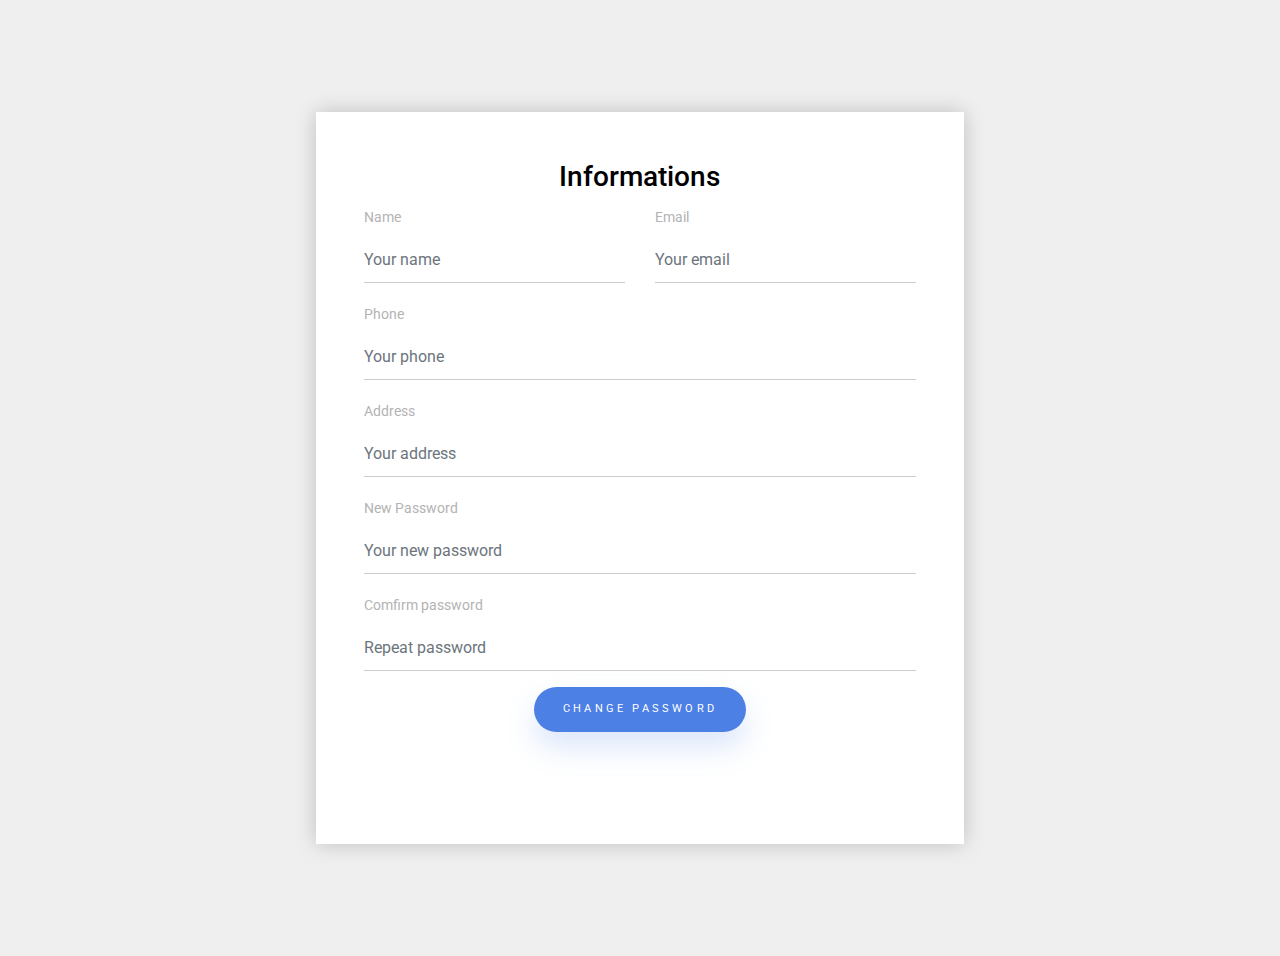
<file: target/WebBanHang/resources/info-form/index.html>
<!doctype html>
<html lang="en">
  <head>
    <!-- Required meta tags -->
    <meta charset="utf-8">
    <meta name="viewport" content="width=device-width, initial-scale=1, shrink-to-fit=no">
    <link href="https://fonts.googleapis.com/css?family=Roboto:400,700,900&display=swap" rel="stylesheet">

    <link rel="stylesheet" href="fonts/icomoon/style.css">


    <!-- Bootstrap CSS -->
    <link rel="stylesheet" href="css/bootstrap.min.css">
    
    <!-- Style -->
    <link rel="stylesheet" href="css/style.css">

    <title>Info Form</title>
  </head>
  <body>
  

  <div class="content">
    
    <div class="container">
      <div class="row align-items-stretch justify-content-center no-gutters">
        <div class="col-md-7">
          <div class="form h-100 contact-wrap p-5">
            <h3 class="text-center">Informations</h3>
            <form class="mb-5" method="post" id="contactForm" name="contactForm">
              <div class="row">
                <div class="col-md-6 form-group mb-3">
                  <label for="" class="col-form-label">Name </label>
                  <input type="text" class="form-control" name="name" id="name" placeholder="Your name">
                </div>
                <div class="col-md-6 form-group mb-3">
                  <label for="" class="col-form-label">Email </label>
                  <input type="email" class="form-control" name="email" id="email"  placeholder="Your email">
                </div>
              </div>

              <div class="row">
                <div class="col-md-12 form-group mb-3">
                  <label for="budget" class="col-form-label">Phone</label>
                  <input type="text" class="form-control" name="phone" id="phone" placeholder="Your phone">
                </div>
              </div>

               <div class="row">
                <div class="col-md-12 form-group mb-3">
                  <label for="budget" class="col-form-label">Address</label>
                  <input type="text" class="form-control" name="address" id="address" placeholder="Your address">
                </div>
              </div>

              <div class="row">
                <div class="col-md-12 form-group mb-3">
                  <label for="budget" class="col-form-label">New Password</label>
                  <input type="text" class="form-control" name="newpassword" id="newpassword" placeholder="Your new password">
                </div>
              </div>

              <div class="row">
                <div class="col-md-12 form-group mb-3">
                  <label for="budget" class="col-form-label">Comfirm password</label>
                  <input type="text" class="form-control" name="comfirm" id="newpassword" placeholder="Repeat password">
                </div>
              </div>

              
              <div class="row justify-content-center">
                <div class="col-md-5 form-group text-center">
                  <input type="submit" value="Change Password" class="btn btn-block btn-primary rounded-0 py-2 px-4">
                  <span class="submitting"></span>
                </div>
              </div>
            </form>

            <div id="form-message-warning mt-4"></div> 
            <div id="form-message-success">
                Change Password succeed
            </div>
            

          </div>
        </div>
      </div>
    </div>

  </div>
    
    

    <script src="js/jquery-3.3.1.min.js"></script>
    <script src="js/popper.min.js"></script>
    <script src="js/bootstrap.min.js"></script>
    <script src="js/jquery.validate.min.js"></script>
    <script src="js/main.js"></script>

  </body>
</html>
</file>
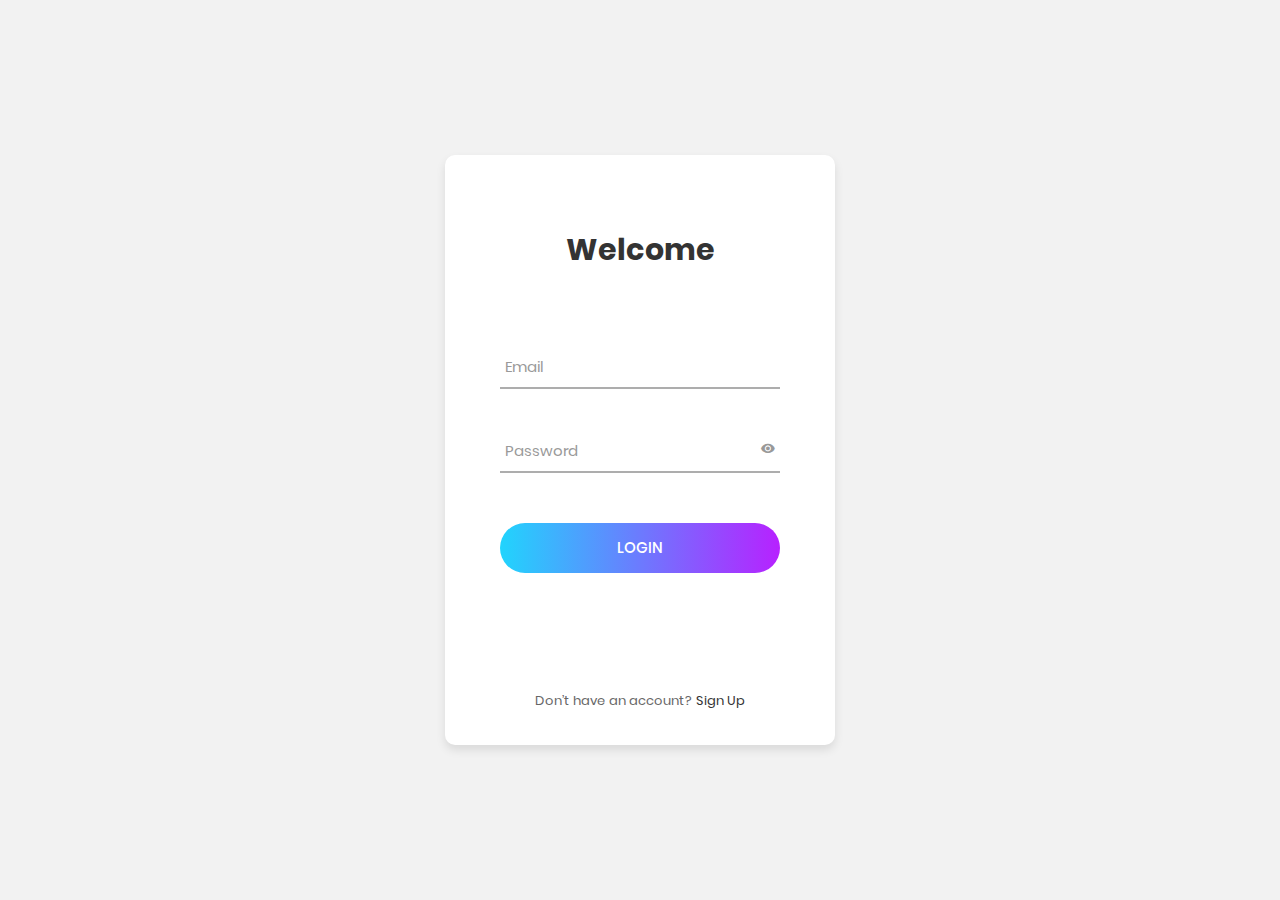
<file: target/WebBanHang/resources/Login_v2/index.html>
<!DOCTYPE html>
<html lang="en">
<head>
	<title>Login </title>
	<meta charset="UTF-8">
	<meta name="viewport" content="width=device-width, initial-scale=1">	
	<link rel="icon" type="image/png" href="images/icons/favicon.ico"/>
	<link rel="stylesheet" type="text/css" href="vendor/bootstrap/css/bootstrap.min.css">
	<link rel="stylesheet" type="text/css" href="fonts/font-awesome-4.7.0/css/font-awesome.min.css">
	<link rel="stylesheet" type="text/css" href="fonts/iconic/css/material-design-iconic-font.min.css">
	<link rel="stylesheet" type="text/css" href="vendor/animate/animate.css">	
	<link rel="stylesheet" type="text/css" href="vendor/css-hamburgers/hamburgers.min.css">
	<link rel="stylesheet" type="text/css" href="vendor/animsition/css/animsition.min.css">
	<link rel="stylesheet" type="text/css" href="vendor/select2/select2.min.css">	
	<link rel="stylesheet" type="text/css" href="vendor/daterangepicker/daterangepicker.css">
	<link rel="stylesheet" type="text/css" href="css/util.css">
	<link rel="stylesheet" type="text/css" href="css/main.css">
</head>
<body>
	
	<div class="limiter">
		<div class="container-login100">
			<div class="wrap-login100">
				<form class="login100-form validate-form">
					<span class="login100-form-title p-b-26">
						Welcome
					</span>
					<span class="login100-form-title p-b-48">
						<!-- <i class="zmdi zmdi-font"></i> -->
					</span>

					<div class="wrap-input100 validate-input" data-validate = "Valid email is: a@b.c">
						<input class="input100" type="text" name="email">
						<span class="focus-input100" data-placeholder="Email"></span>
					</div>

					<div class="wrap-input100 validate-input" data-validate="Enter password">
						<span class="btn-show-pass">
							<i class="zmdi zmdi-eye"></i>
						</span>
						<input class="input100" type="password" name="pass">
						<span class="focus-input100" data-placeholder="Password"></span>
					</div>

					<div class="container-login100-form-btn">
						<div class="wrap-login100-form-btn">
							<div class="login100-form-bgbtn"></div>
							<button class="login100-form-btn">
								Login
							</button>
						</div>
					</div>

					<div class="text-center p-t-115">
						<span class="txt1">
							Don’t have an account?
						</span>

						<a class="txt2" href="#">
							Sign Up
						</a>
					</div>
				</form>
			</div>
		</div>
	</div>
	

	<div id="dropDownSelect1"></div>
	
	<script src="vendor/jquery/jquery-3.2.1.min.js"></script>
	<script src="vendor/animsition/js/animsition.min.js"></script>
	<script src="vendor/bootstrap/js/popper.js"></script>
	<script src="vendor/bootstrap/js/bootstrap.min.js"></script>
	<script src="vendor/select2/select2.min.js"></script>
	<script src="vendor/daterangepicker/moment.min.js"></script>
	<script src="vendor/daterangepicker/daterangepicker.js"></script>
	<script src="vendor/countdowntime/countdowntime.js"></script>
	<script src="js/main.js"></script>

</body>
</html>
</file>
<file: target/WebBanHang/resources/info-form/fonts/icomoon/style.css>
@font-face {
  font-family: 'icomoon';
  src:  url('fonts/icomoon.eot?10si43');
  src:  url('fonts/icomoon.eot?10si43#iefix') format('embedded-opentype'),
    url('fonts/icomoon.ttf?10si43') format('truetype'),
    url('fonts/icomoon.woff?10si43') format('woff'),
    url('fonts/icomoon.svg?10si43#icomoon') format('svg');
  font-weight: normal;
  font-style: normal;
}

[class^="icon-"], [class*=" icon-"] {
  /* use !important to prevent issues with browser extensions that change fonts */
  font-family: 'icomoon' !important;
  speak: none;
  font-style: normal;
  font-weight: normal;
  font-variant: normal;
  text-transform: none;
  line-height: 1;

  /* Better Font Rendering =========== */
  -webkit-font-smoothing: antialiased;
  -moz-osx-font-smoothing: grayscale;
}

.icon-asterisk:before {
  content: "\f069";
}
.icon-plus:before {
  content: "\f067";
}
.icon-question:before {
  content: "\f128";
}
.icon-minus:before {
  content: "\f068";
}
.icon-glass:before {
  content: "\f000";
}
.icon-music:before {
  content: "\f001";
}
.icon-search:before {
  content: "\f002";
}
.icon-envelope-o:before {
  content: "\f003";
}
.icon-heart:before {
  content: "\f004";
}
.icon-star:before {
  content: "\f005";
}
.icon-star-o:before {
  content: "\f006";
}
.icon-user:before {
  content: "\f007";
}
.icon-film:before {
  content: "\f008";
}
.icon-th-large:before {
  content: "\f009";
}
.icon-th:before {
  content: "\f00a";
}
.icon-th-list:before {
  content: "\f00b";
}
.icon-check:before {
  content: "\f00c";
}
.icon-close:before {
  content: "\f00d";
}
.icon-remove:before {
  content: "\f00d";
}
.icon-times:before {
  content: "\f00d";
}
.icon-search-plus:before {
  content: "\f00e";
}
.icon-search-minus:before {
  content: "\f010";
}
.icon-power-off:before {
  content: "\f011";
}
.icon-signal:before {
  content: "\f012";
}
.icon-cog:before {
  content: "\f013";
}
.icon-gear:before {
  content: "\f013";
}
.icon-trash-o:before {
  content: "\f014";
}
.icon-home:before {
  content: "\f015";
}
.icon-file-o:before {
  content: "\f016";
}
.icon-clock-o:before {
  content: "\f017";
}
.icon-road:before {
  content: "\f018";
}
.icon-download:before {
  content: "\f019";
}
.icon-arrow-circle-o-down:before {
  content: "\f01a";
}
.icon-arrow-circle-o-up:before {
  content: "\f01b";
}
.icon-inbox:before {
  content: "\f01c";
}
.icon-play-circle-o:before {
  content: "\f01d";
}
.icon-repeat:before {
  content: "\f01e";
}
.icon-rotate-right:before {
  content: "\f01e";
}
.icon-refresh:before {
  content: "\f021";
}
.icon-list-alt:before {
  content: "\f022";
}
.icon-lock:before {
  content: "\f023";
}
.icon-flag:before {
  content: "\f024";
}
.icon-headphones:before {
  content: "\f025";
}
.icon-volume-off:before {
  content: "\f026";
}
.icon-volume-down:before {
  content: "\f027";
}
.icon-volume-up:before {
  content: "\f028";
}
.icon-qrcode:before {
  content: "\f029";
}
.icon-barcode:before {
  content: "\f02a";
}
.icon-tag:before {
  content: "\f02b";
}
.icon-tags:before {
  content: "\f02c";
}
.icon-book:before {
  content: "\f02d";
}
.icon-bookmark:before {
  content: "\f02e";
}
.icon-print:before {
  content: "\f02f";
}
.icon-camera:before {
  content: "\f030";
}
.icon-font:before {
  content: "\f031";
}
.icon-bold:before {
  content: "\f032";
}
.icon-italic:before {
  content: "\f033";
}
.icon-text-height:before {
  content: "\f034";
}
.icon-text-width:before {
  content: "\f035";
}
.icon-align-left:before {
  content: "\f036";
}
.icon-align-center:before {
  content: "\f037";
}
.icon-align-right:before {
  content: "\f038";
}
.icon-align-justify:before {
  content: "\f039";
}
.icon-list:before {
  content: "\f03a";
}
.icon-dedent:before {
  content: "\f03b";
}
.icon-outdent:before {
  content: "\f03b";
}
.icon-indent:before {
  content: "\f03c";
}
.icon-video-camera:before {
  content: "\f03d";
}
.icon-image:before {
  content: "\f03e";
}
.icon-photo:before {
  content: "\f03e";
}
.icon-picture-o:before {
  content: "\f03e";
}
.icon-pencil:before {
  content: "\f040";
}
.icon-map-marker:before {
  content: "\f041";
}
.icon-adjust:before {
  content: "\f042";
}
.icon-tint:before {
  content: "\f043";
}
.icon-edit:before {
  content: "\f044";
}
.icon-pencil-square-o:before {
  content: "\f044";
}
.icon-share-square-o:before {
  content: "\f045";
}
.icon-check-square-o:before {
  content: "\f046";
}
.icon-arrows:before {
  content: "\f047";
}
.icon-step-backward:before {
  content: "\f048";
}
.icon-fast-backward:before {
  content: "\f049";
}
.icon-backward:before {
  content: "\f04a";
}
.icon-play:before {
  content: "\f04b";
}
.icon-pause:before {
  content: "\f04c";
}
.icon-stop:before {
  content: "\f04d";
}
.icon-forward:before {
  content: "\f04e";
}
.icon-fast-forward:before {
  content: "\f050";
}
.icon-step-forward:before {
  content: "\f051";
}
.icon-eject:before {
  content: "\f052";
}
.icon-chevron-left:before {
  content: "\f053";
}
.icon-chevron-right:before {
  content: "\f054";
}
.icon-plus-circle:before {
  content: "\f055";
}
.icon-minus-circle:before {
  content: "\f056";
}
.icon-times-circle:before {
  content: "\f057";
}
.icon-check-circle:before {
  content: "\f058";
}
.icon-question-circle:before {
  content: "\f059";
}
.icon-info-circle:before {
  content: "\f05a";
}
.icon-crosshairs:before {
  content: "\f05b";
}
.icon-times-circle-o:before {
  content: "\f05c";
}
.icon-check-circle-o:before {
  content: "\f05d";
}
.icon-ban:before {
  content: "\f05e";
}
.icon-arrow-left:before {
  content: "\f060";
}
.icon-arrow-right:before {
  content: "\f061";
}
.icon-arrow-up:before {
  content: "\f062";
}
.icon-arrow-down:before {
  content: "\f063";
}
.icon-mail-forward:before {
  content: "\f064";
}
.icon-share:before {
  content: "\f064";
}
.icon-expand:before {
  content: "\f065";
}
.icon-compress:before {
  content: "\f066";
}
.icon-exclamation-circle:before {
  content: "\f06a";
}
.icon-gift:before {
  content: "\f06b";
}
.icon-leaf:before {
  content: "\f06c";
}
.icon-fire:before {
  content: "\f06d";
}
.icon-eye:before {
  content: "\f06e";
}
.icon-eye-slash:before {
  content: "\f070";
}
.icon-exclamation-triangle:before {
  content: "\f071";
}
.icon-warning:before {
  content: "\f071";
}
.icon-plane:before {
  content: "\f072";
}
.icon-calendar:before {
  content: "\f073";
}
.icon-random:before {
  content: "\f074";
}
.icon-comment:before {
  content: "\f075";
}
.icon-magnet:before {
  content: "\f076";
}
.icon-chevron-up:before {
  content: "\f077";
}
.icon-chevron-down:before {
  content: "\f078";
}
.icon-retweet:before {
  content: "\f079";
}
.icon-shopping-cart:before {
  content: "\f07a";
}
.icon-folder:before {
  content: "\f07b";
}
.icon-folder-open:before {
  content: "\f07c";
}
.icon-arrows-v:before {
  content: "\f07d";
}
.icon-arrows-h:before {
  content: "\f07e";
}
.icon-bar-chart:before {
  content: "\f080";
}
.icon-bar-chart-o:before {
  content: "\f080";
}
.icon-twitter-square:before {
  content: "\f081";
}
.icon-facebook-square:before {
  content: "\f082";
}
.icon-camera-retro:before {
  content: "\f083";
}
.icon-key:before {
  content: "\f084";
}
.icon-cogs:before {
  content: "\f085";
}
.icon-gears:before {
  content: "\f085";
}
.icon-comments:before {
  content: "\f086";
}
.icon-thumbs-o-up:before {
  content: "\f087";
}
.icon-thumbs-o-down:before {
  content: "\f088";
}
.icon-star-half:before {
  content: "\f089";
}
.icon-heart-o:before {
  content: "\f08a";
}
.icon-sign-out:before {
  content: "\f08b";
}
.icon-linkedin-square:before {
  content: "\f08c";
}
.icon-thumb-tack:before {
  content: "\f08d";
}
.icon-external-link:before {
  content: "\f08e";
}
.icon-sign-in:before {
  content: "\f090";
}
.icon-trophy:before {
  content: "\f091";
}
.icon-github-square:before {
  content: "\f092";
}
.icon-upload:before {
  content: "\f093";
}
.icon-lemon-o:before {
  content: "\f094";
}
.icon-phone:before {
  content: "\f095";
}
.icon-square-o:before {
  content: "\f096";
}
.icon-bookmark-o:before {
  content: "\f097";
}
.icon-phone-square:before {
  content: "\f098";
}
.icon-twitter:before {
  content: "\f099";
}
.icon-facebook:before {
  content: "\f09a";
}
.icon-facebook-f:before {
  content: "\f09a";
}
.icon-github:before {
  content: "\f09b";
}
.icon-unlock:before {
  content: "\f09c";
}
.icon-credit-card:before {
  content: "\f09d";
}
.icon-feed:before {
  content: "\f09e";
}
.icon-rss:before {
  content: "\f09e";
}
.icon-hdd-o:before {
  content: "\f0a0";
}
.icon-bullhorn:before {
  content: "\f0a1";
}
.icon-bell-o:before {
  content: "\f0a2";
}
.icon-certificate:before {
  content: "\f0a3";
}
.icon-hand-o-right:before {
  content: "\f0a4";
}
.icon-hand-o-left:before {
  content: "\f0a5";
}
.icon-hand-o-up:before {
  content: "\f0a6";
}
.icon-hand-o-down:before {
  content: "\f0a7";
}
.icon-arrow-circle-left:before {
  content: "\f0a8";
}
.icon-arrow-circle-right:before {
  content: "\f0a9";
}
.icon-arrow-circle-up:before {
  content: "\f0aa";
}
.icon-arrow-circle-down:before {
  content: "\f0ab";
}
.icon-globe:before {
  content: "\f0ac";
}
.icon-wrench:before {
  content: "\f0ad";
}
.icon-tasks:before {
  content: "\f0ae";
}
.icon-filter:before {
  content: "\f0b0";
}
.icon-briefcase:before {
  content: "\f0b1";
}
.icon-arrows-alt:before {
  content: "\f0b2";
}
.icon-group:before {
  content: "\f0c0";
}
.icon-users:before {
  content: "\f0c0";
}
.icon-chain:before {
  content: "\f0c1";
}
.icon-link:before {
  content: "\f0c1";
}
.icon-cloud:before {
  content: "\f0c2";
}
.icon-flask:before {
  content: "\f0c3";
}
.icon-cut:before {
  content: "\f0c4";
}
.icon-scissors:before {
  content: "\f0c4";
}
.icon-copy:before {
  content: "\f0c5";
}
.icon-files-o:before {
  content: "\f0c5";
}
.icon-paperclip:before {
  content: "\f0c6";
}
.icon-floppy-o:before {
  content: "\f0c7";
}
.icon-save:before {
  content: "\f0c7";
}
.icon-square:before {
  content: "\f0c8";
}
.icon-bars:before {
  content: "\f0c9";
}
.icon-navicon:before {
  content: "\f0c9";
}
.icon-reorder:before {
  content: "\f0c9";
}
.icon-list-ul:before {
  content: "\f0ca";
}
.icon-list-ol:before {
  content: "\f0cb";
}
.icon-strikethrough:before {
  content: "\f0cc";
}
.icon-underline:before {
  content: "\f0cd";
}
.icon-table:before {
  content: "\f0ce";
}
.icon-magic:before {
  content: "\f0d0";
}
.icon-truck:before {
  content: "\f0d1";
}
.icon-pinterest:before {
  content: "\f0d2";
}
.icon-pinterest-square:before {
  content: "\f0d3";
}
.icon-google-plus-square:before {
  content: "\f0d4";
}
.icon-google-plus:before {
  content: "\f0d5";
}
.icon-money:before {
  content: "\f0d6";
}
.icon-caret-down:before {
  content: "\f0d7";
}
.icon-caret-up:before {
  content: "\f0d8";
}
.icon-caret-left:before {
  content: "\f0d9";
}
.icon-caret-right:before {
  content: "\f0da";
}
.icon-columns:before {
  content: "\f0db";
}
.icon-sort:before {
  content: "\f0dc";
}
.icon-unsorted:before {
  content: "\f0dc";
}
.icon-sort-desc:before {
  content: "\f0dd";
}
.icon-sort-down:before {
  content: "\f0dd";
}
.icon-sort-asc:before {
  content: "\f0de";
}
.icon-sort-up:before {
  content: "\f0de";
}
.icon-envelope:before {
  content: "\f0e0";
}
.icon-linkedin:before {
  content: "\f0e1";
}
.icon-rotate-left:before {
  content: "\f0e2";
}
.icon-undo:before {
  content: "\f0e2";
}
.icon-gavel:before {
  content: "\f0e3";
}
.icon-legal:before {
  content: "\f0e3";
}
.icon-dashboard:before {
  content: "\f0e4";
}
.icon-tachometer:before {
  content: "\f0e4";
}
.icon-comment-o:before {
  content: "\f0e5";
}
.icon-comments-o:before {
  content: "\f0e6";
}
.icon-bolt:before {
  content: "\f0e7";
}
.icon-flash:before {
  content: "\f0e7";
}
.icon-sitemap:before {
  content: "\f0e8";
}
.icon-umbrella:before {
  content: "\f0e9";
}
.icon-clipboard:before {
  content: "\f0ea";
}
.icon-paste:before {
  content: "\f0ea";
}
.icon-lightbulb-o:before {
  content: "\f0eb";
}
.icon-exchange:before {
  content: "\f0ec";
}
.icon-cloud-download:before {
  content: "\f0ed";
}
.icon-cloud-upload:before {
  content: "\f0ee";
}
.icon-user-md:before {
  content: "\f0f0";
}
.icon-stethoscope:before {
  content: "\f0f1";
}
.icon-suitcase:before {
  content: "\f0f2";
}
.icon-bell:before {
  content: "\f0f3";
}
.icon-coffee:before {
  content: "\f0f4";
}
.icon-cutlery:before {
  content: "\f0f5";
}
.icon-file-text-o:before {
  content: "\f0f6";
}
.icon-building-o:before {
  content: "\f0f7";
}
.icon-hospital-o:before {
  content: "\f0f8";
}
.icon-ambulance:before {
  content: "\f0f9";
}
.icon-medkit:before {
  content: "\f0fa";
}
.icon-fighter-jet:before {
  content: "\f0fb";
}
.icon-beer:before {
  content: "\f0fc";
}
.icon-h-square:before {
  content: "\f0fd";
}
.icon-plus-square:before {
  content: "\f0fe";
}
.icon-angle-double-left:before {
  content: "\f100";
}
.icon-angle-double-right:before {
  content: "\f101";
}
.icon-angle-double-up:before {
  content: "\f102";
}
.icon-angle-double-down:before {
  content: "\f103";
}
.icon-angle-left:before {
  content: "\f104";
}
.icon-angle-right:before {
  content: "\f105";
}
.icon-angle-up:before {
  content: "\f106";
}
.icon-angle-down:before {
  content: "\f107";
}
.icon-desktop:before {
  content: "\f108";
}
.icon-laptop:before {
  content: "\f109";
}
.icon-tablet:before {
  content: "\f10a";
}
.icon-mobile:before {
  content: "\f10b";
}
.icon-mobile-phone:before {
  content: "\f10b";
}
.icon-circle-o:before {
  content: "\f10c";
}
.icon-quote-left:before {
  content: "\f10d";
}
.icon-quote-right:before {
  content: "\f10e";
}
.icon-spinner:before {
  content: "\f110";
}
.icon-circle:before {
  content: "\f111";
}
.icon-mail-reply:before {
  content: "\f112";
}
.icon-reply:before {
  content: "\f112";
}
.icon-github-alt:before {
  content: "\f113";
}
.icon-folder-o:before {
  content: "\f114";
}
.icon-folder-open-o:before {
  content: "\f115";
}
.icon-smile-o:before {
  content: "\f118";
}
.icon-frown-o:before {
  content: "\f119";
}
.icon-meh-o:before {
  content: "\f11a";
}
.icon-gamepad:before {
  content: "\f11b";
}
.icon-keyboard-o:before {
  content: "\f11c";
}
.icon-flag-o:before {
  content: "\f11d";
}
.icon-flag-checkered:before {
  content: "\f11e";
}
.icon-terminal:before {
  content: "\f120";
}
.icon-code:before {
  content: "\f121";
}
.icon-mail-reply-all:before {
  content: "\f122";
}
.icon-reply-all:before {
  content: "\f122";
}
.icon-star-half-empty:before {
  content: "\f123";
}
.icon-star-half-full:before {
  content: "\f123";
}
.icon-star-half-o:before {
  content: "\f123";
}
.icon-location-arrow:before {
  content: "\f124";
}
.icon-crop:before {
  content: "\f125";
}
.icon-code-fork:before {
  content: "\f126";
}
.icon-chain-broken:before {
  content: "\f127";
}
.icon-unlink:before {
  content: "\f127";
}
.icon-info:before {
  content: "\f129";
}
.icon-exclamation:before {
  content: "\f12a";
}
.icon-superscript:before {
  content: "\f12b";
}
.icon-subscript:before {
  content: "\f12c";
}
.icon-eraser:before {
  content: "\f12d";
}
.icon-puzzle-piece:before {
  content: "\f12e";
}
.icon-microphone:before {
  content: "\f130";
}
.icon-microphone-slash:before {
  content: "\f131";
}
.icon-shield:before {
  content: "\f132";
}
.icon-calendar-o:before {
  content: "\f133";
}
.icon-fire-extinguisher:before {
  content: "\f134";
}
.icon-rocket:before {
  content: "\f135";
}
.icon-maxcdn:before {
  content: "\f136";
}
.icon-chevron-circle-left:before {
  content: "\f137";
}
.icon-chevron-circle-right:before {
  content: "\f138";
}
.icon-chevron-circle-up:before {
  content: "\f139";
}
.icon-chevron-circle-down:before {
  content: "\f13a";
}
.icon-html5:before {
  content: "\f13b";
}
.icon-css3:before {
  content: "\f13c";
}
.icon-anchor:before {
  content: "\f13d";
}
.icon-unlock-alt:before {
  content: "\f13e";
}
.icon-bullseye:before {
  content: "\f140";
}
.icon-ellipsis-h:before {
  content: "\f141";
}
.icon-ellipsis-v:before {
  content: "\f142";
}
.icon-rss-square:before {
  content: "\f143";
}
.icon-play-circle:before {
  content: "\f144";
}
.icon-ticket:before {
  content: "\f145";
}
.icon-minus-square:before {
  content: "\f146";
}
.icon-minus-square-o:before {
  content: "\f147";
}
.icon-level-up:before {
  content: "\f148";
}
.icon-level-down:before {
  content: "\f149";
}
.icon-check-square:before {
  content: "\f14a";
}
.icon-pencil-square:before {
  content: "\f14b";
}
.icon-external-link-square:before {
  content: "\f14c";
}
.icon-share-square:before {
  content: "\f14d";
}
.icon-compass:before {
  content: "\f14e";
}
.icon-caret-square-o-down:before {
  content: "\f150";
}
.icon-toggle-down:before {
  content: "\f150";
}
.icon-caret-square-o-up:before {
  content: "\f151";
}
.icon-toggle-up:before {
  content: "\f151";
}
.icon-caret-square-o-right:before {
  content: "\f152";
}
.icon-toggle-right:before {
  content: "\f152";
}
.icon-eur:before {
  content: "\f153";
}
.icon-euro:before {
  content: "\f153";
}
.icon-gbp:before {
  content: "\f154";
}
.icon-dollar:before {
  content: "\f155";
}
.icon-usd:before {
  content: "\f155";
}
.icon-inr:before {
  content: "\f156";
}
.icon-rupee:before {
  content: "\f156";
}
.icon-cny:before {
  content: "\f157";
}
.icon-jpy:before {
  content: "\f157";
}
.icon-rmb:before {
  content: "\f157";
}
.icon-yen:before {
  content: "\f157";
}
.icon-rouble:before {
  content: "\f158";
}
.icon-rub:before {
  content: "\f158";
}
.icon-ruble:before {
  content: "\f158";
}
.icon-krw:before {
  content: "\f159";
}
.icon-won:before {
  content: "\f159";
}
.icon-bitcoin:before {
  content: "\f15a";
}
.icon-btc:before {
  content: "\f15a";
}
.icon-file:before {
  content: "\f15b";
}
.icon-file-text:before {
  content: "\f15c";
}
.icon-sort-alpha-asc:before {
  content: "\f15d";
}
.icon-sort-alpha-desc:before {
  content: "\f15e";
}
.icon-sort-amount-asc:before {
  content: "\f160";
}
.icon-sort-amount-desc:before {
  content: "\f161";
}
.icon-sort-numeric-asc:before {
  content: "\f162";
}
.icon-sort-numeric-desc:before {
  content: "\f163";
}
.icon-thumbs-up:before {
  content: "\f164";
}
.icon-thumbs-down:before {
  content: "\f165";
}
.icon-youtube-square:before {
  content: "\f166";
}
.icon-youtube:before {
  content: "\f167";
}
.icon-xing:before {
  content: "\f168";
}
.icon-xing-square:before {
  content: "\f169";
}
.icon-youtube-play:before {
  content: "\f16a";
}
.icon-dropbox:before {
  content: "\f16b";
}
.icon-stack-overflow:before {
  content: "\f16c";
}
.icon-instagram:before {
  content: "\f16d";
}
.icon-flickr:before {
  content: "\f16e";
}
.icon-adn:before {
  content: "\f170";
}
.icon-bitbucket:before {
  content: "\f171";
}
.icon-bitbucket-square:before {
  content: "\f172";
}
.icon-tumblr:before {
  content: "\f173";
}
.icon-tumblr-square:before {
  content: "\f174";
}
.icon-long-arrow-down:before {
  content: "\f175";
}
.icon-long-arrow-up:before {
  content: "\f176";
}
.icon-long-arrow-left:before {
  content: "\f177";
}
.icon-long-arrow-right:before {
  content: "\f178";
}
.icon-apple:before {
  content: "\f179";
}
.icon-windows:before {
  content: "\f17a";
}
.icon-android:before {
  content: "\f17b";
}
.icon-linux:before {
  content: "\f17c";
}
.icon-dribbble:before {
  content: "\f17d";
}
.icon-skype:before {
  content: "\f17e";
}
.icon-foursquare:before {
  content: "\f180";
}
.icon-trello:before {
  content: "\f181";
}
.icon-female:before {
  content: "\f182";
}
.icon-male:before {
  content: "\f183";
}
.icon-gittip:before {
  content: "\f184";
}
.icon-gratipay:before {
  content: "\f184";
}
.icon-sun-o:before {
  content: "\f185";
}
.icon-moon-o:before {
  content: "\f186";
}
.icon-archive:before {
  content: "\f187";
}
.icon-bug:before {
  content: "\f188";
}
.icon-vk:before {
  content: "\f189";
}
.icon-weibo:before {
  content: "\f18a";
}
.icon-renren:before {
  content: "\f18b";
}
.icon-pagelines:before {
  content: "\f18c";
}
.icon-stack-exchange:before {
  content: "\f18d";
}
.icon-arrow-circle-o-right:before {
  content: "\f18e";
}
.icon-arrow-circle-o-left:before {
  content: "\f190";
}
.icon-caret-square-o-left:before {
  content: "\f191";
}
.icon-toggle-left:before {
  content: "\f191";
}
.icon-dot-circle-o:before {
  content: "\f192";
}
.icon-wheelchair:before {
  content: "\f193";
}
.icon-vimeo-square:before {
  content: "\f194";
}
.icon-try:before {
  content: "\f195";
}
.icon-turkish-lira:before {
  content: "\f195";
}
.icon-plus-square-o:before {
  content: "\f196";
}
.icon-space-shuttle:before {
  content: "\f197";
}
.icon-slack:before {
  content: "\f198";
}
.icon-envelope-square:before {
  content: "\f199";
}
.icon-wordpress:before {
  content: "\f19a";
}
.icon-openid:before {
  content: "\f19b";
}
.icon-bank:before {
  content: "\f19c";
}
.icon-institution:before {
  content: "\f19c";
}
.icon-university:before {
  content: "\f19c";
}
.icon-graduation-cap:before {
  content: "\f19d";
}
.icon-mortar-board:before {
  content: "\f19d";
}
.icon-yahoo:before {
  content: "\f19e";
}
.icon-google:before {
  content: "\f1a0";
}
.icon-reddit:before {
  content: "\f1a1";
}
.icon-reddit-square:before {
  content: "\f1a2";
}
.icon-stumbleupon-circle:before {
  content: "\f1a3";
}
.icon-stumbleupon:before {
  content: "\f1a4";
}
.icon-delicious:before {
  content: "\f1a5";
}
.icon-digg:before {
  content: "\f1a6";
}
.icon-pied-piper-pp:before {
  content: "\f1a7";
}
.icon-pied-piper-alt:before {
  content: "\f1a8";
}
.icon-drupal:before {
  content: "\f1a9";
}
.icon-joomla:before {
  content: "\f1aa";
}
.icon-language:before {
  content: "\f1ab";
}
.icon-fax:before {
  content: "\f1ac";
}
.icon-building:before {
  content: "\f1ad";
}
.icon-child:before {
  content: "\f1ae";
}
.icon-paw:before {
  content: "\f1b0";
}
.icon-spoon:before {
  content: "\f1b1";
}
.icon-cube:before {
  content: "\f1b2";
}
.icon-cubes:before {
  content: "\f1b3";
}
.icon-behance:before {
  content: "\f1b4";
}
.icon-behance-square:before {
  content: "\f1b5";
}
.icon-steam:before {
  content: "\f1b6";
}
.icon-steam-square:before {
  content: "\f1b7";
}
.icon-recycle:before {
  content: "\f1b8";
}
.icon-automobile:before {
  content: "\f1b9";
}
.icon-car:before {
  content: "\f1b9";
}
.icon-cab:before {
  content: "\f1ba";
}
.icon-taxi:before {
  content: "\f1ba";
}
.icon-tree:before {
  content: "\f1bb";
}
.icon-spotify:before {
  content: "\f1bc";
}
.icon-deviantart:before {
  content: "\f1bd";
}
.icon-soundcloud:before {
  content: "\f1be";
}
.icon-database:before {
  content: "\f1c0";
}
.icon-file-pdf-o:before {
  content: "\f1c1";
}
.icon-file-word-o:before {
  content: "\f1c2";
}
.icon-file-excel-o:before {
  content: "\f1c3";
}
.icon-file-powerpoint-o:before {
  content: "\f1c4";
}
.icon-file-image-o:before {
  content: "\f1c5";
}
.icon-file-photo-o:before {
  content: "\f1c5";
}
.icon-file-picture-o:before {
  content: "\f1c5";
}
.icon-file-archive-o:before {
  content: "\f1c6";
}
.icon-file-zip-o:before {
  content: "\f1c6";
}
.icon-file-audio-o:before {
  content: "\f1c7";
}
.icon-file-sound-o:before {
  content: "\f1c7";
}
.icon-file-movie-o:before {
  content: "\f1c8";
}
.icon-file-video-o:before {
  content: "\f1c8";
}
.icon-file-code-o:before {
  content: "\f1c9";
}
.icon-vine:before {
  content: "\f1ca";
}
.icon-codepen:before {
  content: "\f1cb";
}
.icon-jsfiddle:before {
  content: "\f1cc";
}
.icon-life-bouy:before {
  content: "\f1cd";
}
.icon-life-buoy:before {
  content: "\f1cd";
}
.icon-life-ring:before {
  content: "\f1cd";
}
.icon-life-saver:before {
  content: "\f1cd";
}
.icon-support:before {
  content: "\f1cd";
}
.icon-circle-o-notch:before {
  content: "\f1ce";
}
.icon-ra:before {
  content: "\f1d0";
}
.icon-rebel:before {
  content: "\f1d0";
}
.icon-resistance:before {
  content: "\f1d0";
}
.icon-empire:before {
  content: "\f1d1";
}
.icon-ge:before {
  content: "\f1d1";
}
.icon-git-square:before {
  content: "\f1d2";
}
.icon-git:before {
  content: "\f1d3";
}
.icon-hacker-news:before {
  content: "\f1d4";
}
.icon-y-combinator-square:before {
  content: "\f1d4";
}
.icon-yc-square:before {
  content: "\f1d4";
}
.icon-tencent-weibo:before {
  content: "\f1d5";
}
.icon-qq:before {
  content: "\f1d6";
}
.icon-wechat:before {
  content: "\f1d7";
}
.icon-weixin:before {
  content: "\f1d7";
}
.icon-paper-plane:before {
  content: "\f1d8";
}
.icon-send:before {
  content: "\f1d8";
}
.icon-paper-plane-o:before {
  content: "\f1d9";
}
.icon-send-o:before {
  content: "\f1d9";
}
.icon-history:before {
  content: "\f1da";
}
.icon-circle-thin:before {
  content: "\f1db";
}
.icon-header:before {
  content: "\f1dc";
}
.icon-paragraph:before {
  content: "\f1dd";
}
.icon-sliders:before {
  content: "\f1de";
}
.icon-share-alt:before {
  content: "\f1e0";
}
.icon-share-alt-square:before {
  content: "\f1e1";
}
.icon-bomb:before {
  content: "\f1e2";
}
.icon-futbol-o:before {
  content: "\f1e3";
}
.icon-soccer-ball-o:before {
  content: "\f1e3";
}
.icon-tty:before {
  content: "\f1e4";
}
.icon-binoculars:before {
  content: "\f1e5";
}
.icon-plug:before {
  content: "\f1e6";
}
.icon-slideshare:before {
  content: "\f1e7";
}
.icon-twitch:before {
  content: "\f1e8";
}
.icon-yelp:before {
  content: "\f1e9";
}
.icon-newspaper-o:before {
  content: "\f1ea";
}
.icon-wifi:before {
  content: "\f1eb";
}
.icon-calculator:before {
  content: "\f1ec";
}
.icon-paypal:before {
  content: "\f1ed";
}
.icon-google-wallet:before {
  content: "\f1ee";
}
.icon-cc-visa:before {
  content: "\f1f0";
}
.icon-cc-mastercard:before {
  content: "\f1f1";
}
.icon-cc-discover:before {
  content: "\f1f2";
}
.icon-cc-amex:before {
  content: "\f1f3";
}
.icon-cc-paypal:before {
  content: "\f1f4";
}
.icon-cc-stripe:before {
  content: "\f1f5";
}
.icon-bell-slash:before {
  content: "\f1f6";
}
.icon-bell-slash-o:before {
  content: "\f1f7";
}
.icon-trash:before {
  content: "\f1f8";
}
.icon-copyright:before {
  content: "\f1f9";
}
.icon-at:before {
  content: "\f1fa";
}
.icon-eyedropper:before {
  content: "\f1fb";
}
.icon-paint-brush:before {
  content: "\f1fc";
}
.icon-birthday-cake:before {
  content: "\f1fd";
}
.icon-area-chart:before {
  content: "\f1fe";
}
.icon-pie-chart:before {
  content: "\f200";
}
.icon-line-chart:before {
  content: "\f201";
}
.icon-lastfm:before {
  content: "\f202";
}
.icon-lastfm-square:before {
  content: "\f203";
}
.icon-toggle-off:before {
  content: "\f204";
}
.icon-toggle-on:before {
  content: "\f205";
}
.icon-bicycle:before {
  content: "\f206";
}
.icon-bus:before {
  content: "\f207";
}
.icon-ioxhost:before {
  content: "\f208";
}
.icon-angellist:before {
  content: "\f209";
}
.icon-cc:before {
  content: "\f20a";
}
.icon-ils:before {
  content: "\f20b";
}
.icon-shekel:before {
  content: "\f20b";
}
.icon-sheqel:before {
  content: "\f20b";
}
.icon-meanpath:before {
  content: "\f20c";
}
.icon-buysellads:before {
  content: "\f20d";
}
.icon-connectdevelop:before {
  content: "\f20e";
}
.icon-dashcube:before {
  content: "\f210";
}
.icon-forumbee:before {
  content: "\f211";
}
.icon-leanpub:before {
  content: "\f212";
}
.icon-sellsy:before {
  content: "\f213";
}
.icon-shirtsinbulk:before {
  content: "\f214";
}
.icon-simplybuilt:before {
  content: "\f215";
}
.icon-skyatlas:before {
  content: "\f216";
}
.icon-cart-plus:before {
  content: "\f217";
}
.icon-cart-arrow-down:before {
  content: "\f218";
}
.icon-diamond:before {
  content: "\f219";
}
.icon-ship:before {
  content: "\f21a";
}
.icon-user-secret:before {
  content: "\f21b";
}
.icon-motorcycle:before {
  content: "\f21c";
}
.icon-street-view:before {
  content: "\f21d";
}
.icon-heartbeat:before {
  content: "\f21e";
}
.icon-venus:before {
  content: "\f221";
}
.icon-mars:before {
  content: "\f222";
}
.icon-mercury:before {
  content: "\f223";
}
.icon-intersex:before {
  content: "\f224";
}
.icon-transgender:before {
  content: "\f224";
}
.icon-transgender-alt:before {
  content: "\f225";
}
.icon-venus-double:before {
  content: "\f226";
}
.icon-mars-double:before {
  content: "\f227";
}
.icon-venus-mars:before {
  content: "\f228";
}
.icon-mars-stroke:before {
  content: "\f229";
}
.icon-mars-stroke-v:before {
  content: "\f22a";
}
.icon-mars-stroke-h:before {
  content: "\f22b";
}
.icon-neuter:before {
  content: "\f22c";
}
.icon-genderless:before {
  content: "\f22d";
}
.icon-facebook-official:before {
  content: "\f230";
}
.icon-pinterest-p:before {
  content: "\f231";
}
.icon-whatsapp:before {
  content: "\f232";
}
.icon-server:before {
  content: "\f233";
}
.icon-user-plus:before {
  content: "\f234";
}
.icon-user-times:before {
  content: "\f235";
}
.icon-bed:before {
  content: "\f236";
}
.icon-hotel:before {
  content: "\f236";
}
.icon-viacoin:before {
  content: "\f237";
}
.icon-train:before {
  content: "\f238";
}
.icon-subway:before {
  content: "\f239";
}
.icon-medium:before {
  content: "\f23a";
}
.icon-y-combinator:before {
  content: "\f23b";
}
.icon-yc:before {
  content: "\f23b";
}
.icon-optin-monster:before {
  content: "\f23c";
}
.icon-opencart:before {
  content: "\f23d";
}
.icon-expeditedssl:before {
  content: "\f23e";
}
.icon-battery:before {
  content: "\f240";
}
.icon-battery-4:before {
  content: "\f240";
}
.icon-battery-full:before {
  content: "\f240";
}
.icon-battery-3:before {
  content: "\f241";
}
.icon-battery-three-quarters:before {
  content: "\f241";
}
.icon-battery-2:before {
  content: "\f242";
}
.icon-battery-half:before {
  content: "\f242";
}
.icon-battery-1:before {
  content: "\f243";
}
.icon-battery-quarter:before {
  content: "\f243";
}
.icon-battery-0:before {
  content: "\f244";
}
.icon-battery-empty:before {
  content: "\f244";
}
.icon-mouse-pointer:before {
  content: "\f245";
}
.icon-i-cursor:before {
  content: "\f246";
}
.icon-object-group:before {
  content: "\f247";
}
.icon-object-ungroup:before {
  content: "\f248";
}
.icon-sticky-note:before {
  content: "\f249";
}
.icon-sticky-note-o:before {
  content: "\f24a";
}
.icon-cc-jcb:before {
  content: "\f24b";
}
.icon-cc-diners-club:before {
  content: "\f24c";
}
.icon-clone:before {
  content: "\f24d";
}
.icon-balance-scale:before {
  content: "\f24e";
}
.icon-hourglass-o:before {
  content: "\f250";
}
.icon-hourglass-1:before {
  content: "\f251";
}
.icon-hourglass-start:before {
  content: "\f251";
}
.icon-hourglass-2:before {
  content: "\f252";
}
.icon-hourglass-half:before {
  content: "\f252";
}
.icon-hourglass-3:before {
  content: "\f253";
}
.icon-hourglass-end:before {
  content: "\f253";
}
.icon-hourglass:before {
  content: "\f254";
}
.icon-hand-grab-o:before {
  content: "\f255";
}
.icon-hand-rock-o:before {
  content: "\f255";
}
.icon-hand-paper-o:before {
  content: "\f256";
}
.icon-hand-stop-o:before {
  content: "\f256";
}
.icon-hand-scissors-o:before {
  content: "\f257";
}
.icon-hand-lizard-o:before {
  content: "\f258";
}
.icon-hand-spock-o:before {
  content: "\f259";
}
.icon-hand-pointer-o:before {
  content: "\f25a";
}
.icon-hand-peace-o:before {
  content: "\f25b";
}
.icon-trademark:before {
  content: "\f25c";
}
.icon-registered:before {
  content: "\f25d";
}
.icon-creative-commons:before {
  content: "\f25e";
}
.icon-gg:before {
  content: "\f260";
}
.icon-gg-circle:before {
  content: "\f261";
}
.icon-tripadvisor:before {
  content: "\f262";
}
.icon-odnoklassniki:before {
  content: "\f263";
}
.icon-odnoklassniki-square:before {
  content: "\f264";
}
.icon-get-pocket:before {
  content: "\f265";
}
.icon-wikipedia-w:before {
  content: "\f266";
}
.icon-safari:before {
  content: "\f267";
}
.icon-chrome:before {
  content: "\f268";
}
.icon-firefox:before {
  content: "\f269";
}
.icon-opera:before {
  content: "\f26a";
}
.icon-internet-explorer:before {
  content: "\f26b";
}
.icon-television:before {
  content: "\f26c";
}
.icon-tv:before {
  content: "\f26c";
}
.icon-contao:before {
  content: "\f26d";
}
.icon-500px:before {
  content: "\f26e";
}
.icon-amazon:before {
  content: "\f270";
}
.icon-calendar-plus-o:before {
  content: "\f271";
}
.icon-calendar-minus-o:before {
  content: "\f272";
}
.icon-calendar-times-o:before {
  content: "\f273";
}
.icon-calendar-check-o:before {
  content: "\f274";
}
.icon-industry:before {
  content: "\f275";
}
.icon-map-pin:before {
  content: "\f276";
}
.icon-map-signs:before {
  content: "\f277";
}
.icon-map-o:before {
  content: "\f278";
}
.icon-map:before {
  content: "\f279";
}
.icon-commenting:before {
  content: "\f27a";
}
.icon-commenting-o:before {
  content: "\f27b";
}
.icon-houzz:before {
  content: "\f27c";
}
.icon-vimeo:before {
  content: "\f27d";
}
.icon-black-tie:before {
  content: "\f27e";
}
.icon-fonticons:before {
  content: "\f280";
}
.icon-reddit-alien:before {
  content: "\f281";
}
.icon-edge:before {
  content: "\f282";
}
.icon-credit-card-alt:before {
  content: "\f283";
}
.icon-codiepie:before {
  content: "\f284";
}
.icon-modx:before {
  content: "\f285";
}
.icon-fort-awesome:before {
  content: "\f286";
}
.icon-usb:before {
  content: "\f287";
}
.icon-product-hunt:before {
  content: "\f288";
}
.icon-mixcloud:before {
  content: "\f289";
}
.icon-scribd:before {
  content: "\f28a";
}
.icon-pause-circle:before {
  content: "\f28b";
}
.icon-pause-circle-o:before {
  content: "\f28c";
}
.icon-stop-circle:before {
  content: "\f28d";
}
.icon-stop-circle-o:before {
  content: "\f28e";
}
.icon-shopping-bag:before {
  content: "\f290";
}
.icon-shopping-basket:before {
  content: "\f291";
}
.icon-hashtag:before {
  content: "\f292";
}
.icon-bluetooth:before {
  content: "\f293";
}
.icon-bluetooth-b:before {
  content: "\f294";
}
.icon-percent:before {
  content: "\f295";
}
.icon-gitlab:before {
  content: "\f296";
}
.icon-wpbeginner:before {
  content: "\f297";
}
.icon-wpforms:before {
  content: "\f298";
}
.icon-envira:before {
  content: "\f299";
}
.icon-universal-access:before {
  content: "\f29a";
}
.icon-wheelchair-alt:before {
  content: "\f29b";
}
.icon-question-circle-o:before {
  content: "\f29c";
}
.icon-blind:before {
  content: "\f29d";
}
.icon-audio-description:before {
  content: "\f29e";
}
.icon-volume-control-phone:before {
  content: "\f2a0";
}
.icon-braille:before {
  content: "\f2a1";
}
.icon-assistive-listening-systems:before {
  content: "\f2a2";
}
.icon-american-sign-language-interpreting:before {
  content: "\f2a3";
}
.icon-asl-interpreting:before {
  content: "\f2a3";
}
.icon-deaf:before {
  content: "\f2a4";
}
.icon-deafness:before {
  content: "\f2a4";
}
.icon-hard-of-hearing:before {
  content: "\f2a4";
}
.icon-glide:before {
  content: "\f2a5";
}
.icon-glide-g:before {
  content: "\f2a6";
}
.icon-sign-language:before {
  content: "\f2a7";
}
.icon-signing:before {
  content: "\f2a7";
}
.icon-low-vision:before {
  content: "\f2a8";
}
.icon-viadeo:before {
  content: "\f2a9";
}
.icon-viadeo-square:before {
  content: "\f2aa";
}
.icon-snapchat:before {
  content: "\f2ab";
}
.icon-snapchat-ghost:before {
  content: "\f2ac";
}
.icon-snapchat-square:before {
  content: "\f2ad";
}
.icon-pied-piper:before {
  content: "\f2ae";
}
.icon-first-order:before {
  content: "\f2b0";
}
.icon-yoast:before {
  content: "\f2b1";
}
.icon-themeisle:before {
  content: "\f2b2";
}
.icon-google-plus-circle:before {
  content: "\f2b3";
}
.icon-google-plus-official:before {
  content: "\f2b3";
}
.icon-fa:before {
  content: "\f2b4";
}
.icon-font-awesome:before {
  content: "\f2b4";
}
.icon-handshake-o:before {
  content: "\f2b5";
}
.icon-envelope-open:before {
  content: "\f2b6";
}
.icon-envelope-open-o:before {
  content: "\f2b7";
}
.icon-linode:before {
  content: "\f2b8";
}
.icon-address-book:before {
  content: "\f2b9";
}
.icon-address-book-o:before {
  content: "\f2ba";
}
.icon-address-card:before {
  content: "\f2bb";
}
.icon-vcard:before {
  content: "\f2bb";
}
.icon-address-card-o:before {
  content: "\f2bc";
}
.icon-vcard-o:before {
  content: "\f2bc";
}
.icon-user-circle:before {
  content: "\f2bd";
}
.icon-user-circle-o:before {
  content: "\f2be";
}
.icon-user-o:before {
  content: "\f2c0";
}
.icon-id-badge:before {
  content: "\f2c1";
}
.icon-drivers-license:before {
  content: "\f2c2";
}
.icon-id-card:before {
  content: "\f2c2";
}
.icon-drivers-license-o:before {
  content: "\f2c3";
}
.icon-id-card-o:before {
  content: "\f2c3";
}
.icon-quora:before {
  content: "\f2c4";
}
.icon-free-code-camp:before {
  content: "\f2c5";
}
.icon-telegram:before {
  content: "\f2c6";
}
.icon-thermometer:before {
  content: "\f2c7";
}
.icon-thermometer-4:before {
  content: "\f2c7";
}
.icon-thermometer-full:before {
  content: "\f2c7";
}
.icon-thermometer-3:before {
  content: "\f2c8";
}
.icon-thermometer-three-quarters:before {
  content: "\f2c8";
}
.icon-thermometer-2:before {
  content: "\f2c9";
}
.icon-thermometer-half:before {
  content: "\f2c9";
}
.icon-thermometer-1:before {
  content: "\f2ca";
}
.icon-thermometer-quarter:before {
  content: "\f2ca";
}
.icon-thermometer-0:before {
  content: "\f2cb";
}
.icon-thermometer-empty:before {
  content: "\f2cb";
}
.icon-shower:before {
  content: "\f2cc";
}
.icon-bath:before {
  content: "\f2cd";
}
.icon-bathtub:before {
  content: "\f2cd";
}
.icon-s15:before {
  content: "\f2cd";
}
.icon-podcast:before {
  content: "\f2ce";
}
.icon-window-maximize:before {
  content: "\f2d0";
}
.icon-window-minimize:before {
  content: "\f2d1";
}
.icon-window-restore:before {
  content: "\f2d2";
}
.icon-times-rectangle:before {
  content: "\f2d3";
}
.icon-window-close:before {
  content: "\f2d3";
}
.icon-times-rectangle-o:before {
  content: "\f2d4";
}
.icon-window-close-o:before {
  content: "\f2d4";
}
.icon-bandcamp:before {
  content: "\f2d5";
}
.icon-grav:before {
  content: "\f2d6";
}
.icon-etsy:before {
  content: "\f2d7";
}
.icon-imdb:before {
  content: "\f2d8";
}
.icon-ravelry:before {
  content: "\f2d9";
}
.icon-eercast:before {
  content: "\f2da";
}
.icon-microchip:before {
  content: "\f2db";
}
.icon-snowflake-o:before {
  content: "\f2dc";
}
.icon-superpowers:before {
  content: "\f2dd";
}
.icon-wpexplorer:before {
  content: "\f2de";
}
.icon-meetup:before {
  content: "\f2e0";
}
.icon-3d_rotation:before {
  content: "\e84d";
}
.icon-ac_unit:before {
  content: "\eb3b";
}
.icon-alarm:before {
  content: "\e855";
}
.icon-access_alarms:before {
  content: "\e191";
}
.icon-schedule:before {
  content: "\e8b5";
}
.icon-accessibility:before {
  content: "\e84e";
}
.icon-accessible:before {
  content: "\e914";
}
.icon-account_balance:before {
  content: "\e84f";
}
.icon-account_balance_wallet:before {
  content: "\e850";
}
.icon-account_box:before {
  content: "\e851";
}
.icon-account_circle:before {
  content: "\e853";
}
.icon-adb:before {
  content: "\e60e";
}
.icon-add:before {
  content: "\e145";
}
.icon-add_a_photo:before {
  content: "\e439";
}
.icon-alarm_add:before {
  content: "\e856";
}
.icon-add_alert:before {
  content: "\e003";
}
.icon-add_box:before {
  content: "\e146";
}
.icon-add_circle:before {
  content: "\e147";
}
.icon-control_point:before {
  content: "\e3ba";
}
.icon-add_location:before {
  content: "\e567";
}
.icon-add_shopping_cart:before {
  content: "\e854";
}
.icon-queue:before {
  content: "\e03c";
}
.icon-add_to_queue:before {
  content: "\e05c";
}
.icon-adjust2:before {
  content: "\e39e";
}
.icon-airline_seat_flat:before {
  content: "\e630";
}
.icon-airline_seat_flat_angled:before {
  content: "\e631";
}
.icon-airline_seat_individual_suite:before {
  content: "\e632";
}
.icon-airline_seat_legroom_extra:before {
  content: "\e633";
}
.icon-airline_seat_legroom_normal:before {
  content: "\e634";
}
.icon-airline_seat_legroom_reduced:before {
  content: "\e635";
}
.icon-airline_seat_recline_extra:before {
  content: "\e636";
}
.icon-airline_seat_recline_normal:before {
  content: "\e637";
}
.icon-flight:before {
  content: "\e539";
}
.icon-airplanemode_inactive:before {
  content: "\e194";
}
.icon-airplay:before {
  content: "\e055";
}
.icon-airport_shuttle:before {
  content: "\eb3c";
}
.icon-alarm_off:before {
  content: "\e857";
}
.icon-alarm_on:before {
  content: "\e858";
}
.icon-album:before {
  content: "\e019";
}
.icon-all_inclusive:before {
  content: "\eb3d";
}
.icon-all_out:before {
  content: "\e90b";
}
.icon-android2:before {
  content: "\e859";
}
.icon-announcement:before {
  content: "\e85a";
}
.icon-apps:before {
  content: "\e5c3";
}
.icon-archive2:before {
  content: "\e149";
}
.icon-arrow_back:before {
  content: "\e5c4";
}
.icon-arrow_downward:before {
  content: "\e5db";
}
.icon-arrow_drop_down:before {
  content: "\e5c5";
}
.icon-arrow_drop_down_circle:before {
  content: "\e5c6";
}
.icon-arrow_drop_up:before {
  content: "\e5c7";
}
.icon-arrow_forward:before {
  content: "\e5c8";
}
.icon-arrow_upward:before {
  content: "\e5d8";
}
.icon-art_track:before {
  content: "\e060";
}
.icon-aspect_ratio:before {
  content: "\e85b";
}
.icon-poll:before {
  content: "\e801";
}
.icon-assignment:before {
  content: "\e85d";
}
.icon-assignment_ind:before {
  content: "\e85e";
}
.icon-assignment_late:before {
  content: "\e85f";
}
.icon-assignment_return:before {
  content: "\e860";
}
.icon-assignment_returned:before {
  content: "\e861";
}
.icon-assignment_turned_in:before {
  content: "\e862";
}
.icon-assistant:before {
  content: "\e39f";
}
.icon-flag2:before {
  content: "\e153";
}
.icon-attach_file:before {
  content: "\e226";
}
.icon-attach_money:before {
  content: "\e227";
}
.icon-attachment:before {
  content: "\e2bc";
}
.icon-audiotrack:before {
  content: "\e3a1";
}
.icon-autorenew:before {
  content: "\e863";
}
.icon-av_timer:before {
  content: "\e01b";
}
.icon-backspace:before {
  content: "\e14a";
}
.icon-cloud_upload:before {
  content: "\e2c3";
}
.icon-battery_alert:before {
  content: "\e19c";
}
.icon-battery_charging_full:before {
  content: "\e1a3";
}
.icon-battery_std:before {
  content: "\e1a5";
}
.icon-battery_unknown:before {
  content: "\e1a6";
}
.icon-beach_access:before {
  content: "\eb3e";
}
.icon-beenhere:before {
  content: "\e52d";
}
.icon-block:before {
  content: "\e14b";
}
.icon-bluetooth2:before {
  content: "\e1a7";
}
.icon-bluetooth_searching:before {
  content: "\e1aa";
}
.icon-bluetooth_connected:before {
  content: "\e1a8";
}
.icon-bluetooth_disabled:before {
  content: "\e1a9";
}
.icon-blur_circular:before {
  content: "\e3a2";
}
.icon-blur_linear:before {
  content: "\e3a3";
}
.icon-blur_off:before {
  content: "\e3a4";
}
.icon-blur_on:before {
  content: "\e3a5";
}
.icon-class:before {
  content: "\e86e";
}
.icon-turned_in:before {
  content: "\e8e6";
}
.icon-turned_in_not:before {
  content: "\e8e7";
}
.icon-border_all:before {
  content: "\e228";
}
.icon-border_bottom:before {
  content: "\e229";
}
.icon-border_clear:before {
  content: "\e22a";
}
.icon-border_color:before {
  content: "\e22b";
}
.icon-border_horizontal:before {
  content: "\e22c";
}
.icon-border_inner:before {
  content: "\e22d";
}
.icon-border_left:before {
  content: "\e22e";
}
.icon-border_outer:before {
  content: "\e22f";
}
.icon-border_right:before {
  content: "\e230";
}
.icon-border_style:before {
  content: "\e231";
}
.icon-border_top:before {
  content: "\e232";
}
.icon-border_vertical:before {
  content: "\e233";
}
.icon-branding_watermark:before {
  content: "\e06b";
}
.icon-brightness_1:before {
  content: "\e3a6";
}
.icon-brightness_2:before {
  content: "\e3a7";
}
.icon-brightness_3:before {
  content: "\e3a8";
}
.icon-brightness_4:before {
  content: "\e3a9";
}
.icon-brightness_low:before {
  content: "\e1ad";
}
.icon-brightness_medium:before {
  content: "\e1ae";
}
.icon-brightness_high:before {
  content: "\e1ac";
}
.icon-brightness_auto:before {
  content: "\e1ab";
}
.icon-broken_image:before {
  content: "\e3ad";
}
.icon-brush:before {
  content: "\e3ae";
}
.icon-bubble_chart:before {
  content: "\e6dd";
}
.icon-bug_report:before {
  content: "\e868";
}
.icon-build:before {
  content: "\e869";
}
.icon-burst_mode:before {
  content: "\e43c";
}
.icon-domain:before {
  content: "\e7ee";
}
.icon-business_center:before {
  content: "\eb3f";
}
.icon-cached:before {
  content: "\e86a";
}
.icon-cake:before {
  content: "\e7e9";
}
.icon-phone2:before {
  content: "\e0cd";
}
.icon-call_end:before {
  content: "\e0b1";
}
.icon-call_made:before {
  content: "\e0b2";
}
.icon-merge_type:before {
  content: "\e252";
}
.icon-call_missed:before {
  content: "\e0b4";
}
.icon-call_missed_outgoing:before {
  content: "\e0e4";
}
.icon-call_received:before {
  content: "\e0b5";
}
.icon-call_split:before {
  content: "\e0b6";
}
.icon-call_to_action:before {
  content: "\e06c";
}
.icon-camera2:before {
  content: "\e3af";
}
.icon-photo_camera:before {
  content: "\e412";
}
.icon-camera_enhance:before {
  content: "\e8fc";
}
.icon-camera_front:before {
  content: "\e3b1";
}
.icon-camera_rear:before {
  content: "\e3b2";
}
.icon-camera_roll:before {
  content: "\e3b3";
}
.icon-cancel:before {
  content: "\e5c9";
}
.icon-redeem:before {
  content: "\e8b1";
}
.icon-card_membership:before {
  content: "\e8f7";
}
.icon-card_travel:before {
  content: "\e8f8";
}
.icon-casino:before {
  content: "\eb40";
}
.icon-cast:before {
  content: "\e307";
}
.icon-cast_connected:before {
  content: "\e308";
}
.icon-center_focus_strong:before {
  content: "\e3b4";
}
.icon-center_focus_weak:before {
  content: "\e3b5";
}
.icon-change_history:before {
  content: "\e86b";
}
.icon-chat:before {
  content: "\e0b7";
}
.icon-chat_bubble:before {
  content: "\e0ca";
}
.icon-chat_bubble_outline:before {
  content: "\e0cb";
}
.icon-check2:before {
  content: "\e5ca";
}
.icon-check_box:before {
  content: "\e834";
}
.icon-check_box_outline_blank:before {
  content: "\e835";
}
.icon-check_circle:before {
  content: "\e86c";
}
.icon-navigate_before:before {
  content: "\e408";
}
.icon-navigate_next:before {
  content: "\e409";
}
.icon-child_care:before {
  content: "\eb41";
}
.icon-child_friendly:before {
  content: "\eb42";
}
.icon-chrome_reader_mode:before {
  content: "\e86d";
}
.icon-close2:before {
  content: "\e5cd";
}
.icon-clear_all:before {
  content: "\e0b8";
}
.icon-closed_caption:before {
  content: "\e01c";
}
.icon-wb_cloudy:before {
  content: "\e42d";
}
.icon-cloud_circle:before {
  content: "\e2be";
}
.icon-cloud_done:before {
  content: "\e2bf";
}
.icon-cloud_download:before {
  content: "\e2c0";
}
.icon-cloud_off:before {
  content: "\e2c1";
}
.icon-cloud_queue:before {
  content: "\e2c2";
}
.icon-code2:before {
  content: "\e86f";
}
.icon-photo_library:before {
  content: "\e413";
}
.icon-collections_bookmark:before {
  content: "\e431";
}
.icon-palette:before {
  content: "\e40a";
}
.icon-colorize:before {
  content: "\e3b8";
}
.icon-comment2:before {
  content: "\e0b9";
}
.icon-compare:before {
  content: "\e3b9";
}
.icon-compare_arrows:before {
  content: "\e915";
}
.icon-laptop2:before {
  content: "\e31e";
}
.icon-confirmation_number:before {
  content: "\e638";
}
.icon-contact_mail:before {
  content: "\e0d0";
}
.icon-contact_phone:before {
  content: "\e0cf";
}
.icon-contacts:before {
  content: "\e0ba";
}
.icon-content_copy:before {
  content: "\e14d";
}
.icon-content_cut:before {
  content: "\e14e";
}
.icon-content_paste:before {
  content: "\e14f";
}
.icon-control_point_duplicate:before {
  content: "\e3bb";
}
.icon-copyright2:before {
  content: "\e90c";
}
.icon-mode_edit:before {
  content: "\e254";
}
.icon-create_new_folder:before {
  content: "\e2cc";
}
.icon-payment:before {
  content: "\e8a1";
}
.icon-crop2:before {
  content: "\e3be";
}
.icon-crop_16_9:before {
  content: "\e3bc";
}
.icon-crop_3_2:before {
  content: "\e3bd";
}
.icon-crop_landscape:before {
  content: "\e3c3";
}
.icon-crop_7_5:before {
  content: "\e3c0";
}
.icon-crop_din:before {
  content: "\e3c1";
}
.icon-crop_free:before {
  content: "\e3c2";
}
.icon-crop_original:before {
  content: "\e3c4";
}
.icon-crop_portrait:before {
  content: "\e3c5";
}
.icon-crop_rotate:before {
  content: "\e437";
}
.icon-crop_square:before {
  content: "\e3c6";
}
.icon-dashboard2:before {
  content: "\e871";
}
.icon-data_usage:before {
  content: "\e1af";
}
.icon-date_range:before {
  content: "\e916";
}
.icon-dehaze:before {
  content: "\e3c7";
}
.icon-delete:before {
  content: "\e872";
}
.icon-delete_forever:before {
  content: "\e92b";
}
.icon-delete_sweep:before {
  content: "\e16c";
}
.icon-description:before {
  content: "\e873";
}
.icon-desktop_mac:before {
  content: "\e30b";
}
.icon-desktop_windows:before {
  content: "\e30c";
}
.icon-details:before {
  content: "\e3c8";
}
.icon-developer_board:before {
  content: "\e30d";
}
.icon-developer_mode:before {
  content: "\e1b0";
}
.icon-device_hub:before {
  content: "\e335";
}
.icon-phonelink:before {
  content: "\e326";
}
.icon-devices_other:before {
  content: "\e337";
}
.icon-dialer_sip:before {
  content: "\e0bb";
}
.icon-dialpad:before {
  content: "\e0bc";
}
.icon-directions:before {
  content: "\e52e";
}
.icon-directions_bike:before {
  content: "\e52f";
}
.icon-directions_boat:before {
  content: "\e532";
}
.icon-directions_bus:before {
  content: "\e530";
}
.icon-directions_car:before {
  content: "\e531";
}
.icon-directions_railway:before {
  content: "\e534";
}
.icon-directions_run:before {
  content: "\e566";
}
.icon-directions_transit:before {
  content: "\e535";
}
.icon-directions_walk:before {
  content: "\e536";
}
.icon-disc_full:before {
  content: "\e610";
}
.icon-dns:before {
  content: "\e875";
}
.icon-not_interested:before {
  content: "\e033";
}
.icon-do_not_disturb_alt:before {
  content: "\e611";
}
.icon-do_not_disturb_off:before {
  content: "\e643";
}
.icon-remove_circle:before {
  content: "\e15c";
}
.icon-dock:before {
  content: "\e30e";
}
.icon-done:before {
  content: "\e876";
}
.icon-done_all:before {
  content: "\e877";
}
.icon-donut_large:before {
  content: "\e917";
}
.icon-donut_small:before {
  content: "\e918";
}
.icon-drafts:before {
  content: "\e151";
}
.icon-drag_handle:before {
  content: "\e25d";
}
.icon-time_to_leave:before {
  content: "\e62c";
}
.icon-dvr:before {
  content: "\e1b2";
}
.icon-edit_location:before {
  content: "\e568";
}
.icon-eject2:before {
  content: "\e8fb";
}
.icon-markunread:before {
  content: "\e159";
}
.icon-enhanced_encryption:before {
  content: "\e63f";
}
.icon-equalizer:before {
  content: "\e01d";
}
.icon-error:before {
  content: "\e000";
}
.icon-error_outline:before {
  content: "\e001";
}
.icon-euro_symbol:before {
  content: "\e926";
}
.icon-ev_station:before {
  content: "\e56d";
}
.icon-insert_invitation:before {
  content: "\e24f";
}
.icon-event_available:before {
  content: "\e614";
}
.icon-event_busy:before {
  content: "\e615";
}
.icon-event_note:before {
  content: "\e616";
}
.icon-event_seat:before {
  content: "\e903";
}
.icon-exit_to_app:before {
  content: "\e879";
}
.icon-expand_less:before {
  content: "\e5ce";
}
.icon-expand_more:before {
  content: "\e5cf";
}
.icon-explicit:before {
  content: "\e01e";
}
.icon-explore:before {
  content: "\e87a";
}
.icon-exposure:before {
  content: "\e3ca";
}
.icon-exposure_neg_1:before {
  content: "\e3cb";
}
.icon-exposure_neg_2:before {
  content: "\e3cc";
}
.icon-exposure_plus_1:before {
  content: "\e3cd";
}
.icon-exposure_plus_2:before {
  content: "\e3ce";
}
.icon-exposure_zero:before {
  content: "\e3cf";
}
.icon-extension:before {
  content: "\e87b";
}
.icon-face:before {
  content: "\e87c";
}
.icon-fast_forward:before {
  content: "\e01f";
}
.icon-fast_rewind:before {
  content: "\e020";
}
.icon-favorite:before {
  content: "\e87d";
}
.icon-favorite_border:before {
  content: "\e87e";
}
.icon-featured_play_list:before {
  content: "\e06d";
}
.icon-featured_video:before {
  content: "\e06e";
}
.icon-sms_failed:before {
  content: "\e626";
}
.icon-fiber_dvr:before {
  content: "\e05d";
}
.icon-fiber_manual_record:before {
  content: "\e061";
}
.icon-fiber_new:before {
  content: "\e05e";
}
.icon-fiber_pin:before {
  content: "\e06a";
}
.icon-fiber_smart_record:before {
  content: "\e062";
}
.icon-get_app:before {
  content: "\e884";
}
.icon-file_upload:before {
  content: "\e2c6";
}
.icon-filter2:before {
  content: "\e3d3";
}
.icon-filter_1:before {
  content: "\e3d0";
}
.icon-filter_2:before {
  content: "\e3d1";
}
.icon-filter_3:before {
  content: "\e3d2";
}
.icon-filter_4:before {
  content: "\e3d4";
}
.icon-filter_5:before {
  content: "\e3d5";
}
.icon-filter_6:before {
  content: "\e3d6";
}
.icon-filter_7:before {
  content: "\e3d7";
}
.icon-filter_8:before {
  content: "\e3d8";
}
.icon-filter_9:before {
  content: "\e3d9";
}
.icon-filter_9_plus:before {
  content: "\e3da";
}
.icon-filter_b_and_w:before {
  content: "\e3db";
}
.icon-filter_center_focus:before {
  content: "\e3dc";
}
.icon-filter_drama:before {
  content: "\e3dd";
}
.icon-filter_frames:before {
  content: "\e3de";
}
.icon-terrain:before {
  content: "\e564";
}
.icon-filter_list:before {
  content: "\e152";
}
.icon-filter_none:before {
  content: "\e3e0";
}
.icon-filter_tilt_shift:before {
  content: "\e3e2";
}
.icon-filter_vintage:before {
  content: "\e3e3";
}
.icon-find_in_page:before {
  content: "\e880";
}
.icon-find_replace:before {
  content: "\e881";
}
.icon-fingerprint:before {
  content: "\e90d";
}
.icon-first_page:before {
  content: "\e5dc";
}
.icon-fitness_center:before {
  content: "\eb43";
}
.icon-flare:before {
  content: "\e3e4";
}
.icon-flash_auto:before {
  content: "\e3e5";
}
.icon-flash_off:before {
  content: "\e3e6";
}
.icon-flash_on:before {
  content: "\e3e7";
}
.icon-flight_land:before {
  content: "\e904";
}
.icon-flight_takeoff:before {
  content: "\e905";
}
.icon-flip:before {
  content: "\e3e8";
}
.icon-flip_to_back:before {
  content: "\e882";
}
.icon-flip_to_front:before {
  content: "\e883";
}
.icon-folder2:before {
  content: "\e2c7";
}
.icon-folder_open:before {
  content: "\e2c8";
}
.icon-folder_shared:before {
  content: "\e2c9";
}
.icon-folder_special:before {
  content: "\e617";
}
.icon-font_download:before {
  content: "\e167";
}
.icon-format_align_center:before {
  content: "\e234";
}
.icon-format_align_justify:before {
  content: "\e235";
}
.icon-format_align_left:before {
  content: "\e236";
}
.icon-format_align_right:before {
  content: "\e237";
}
.icon-format_bold:before {
  content: "\e238";
}
.icon-format_clear:before {
  content: "\e239";
}
.icon-format_color_fill:before {
  content: "\e23a";
}
.icon-format_color_reset:before {
  content: "\e23b";
}
.icon-format_color_text:before {
  content: "\e23c";
}
.icon-format_indent_decrease:before {
  content: "\e23d";
}
.icon-format_indent_increase:before {
  content: "\e23e";
}
.icon-format_italic:before {
  content: "\e23f";
}
.icon-format_line_spacing:before {
  content: "\e240";
}
.icon-format_list_bulleted:before {
  content: "\e241";
}
.icon-format_list_numbered:before {
  content: "\e242";
}
.icon-format_paint:before {
  content: "\e243";
}
.icon-format_quote:before {
  content: "\e244";
}
.icon-format_shapes:before {
  content: "\e25e";
}
.icon-format_size:before {
  content: "\e245";
}
.icon-format_strikethrough:before {
  content: "\e246";
}
.icon-format_textdirection_l_to_r:before {
  content: "\e247";
}
.icon-format_textdirection_r_to_l:before {
  content: "\e248";
}
.icon-format_underlined:before {
  content: "\e249";
}
.icon-question_answer:before {
  content: "\e8af";
}
.icon-forward2:before {
  content: "\e154";
}
.icon-forward_10:before {
  content: "\e056";
}
.icon-forward_30:before {
  content: "\e057";
}
.icon-forward_5:before {
  content: "\e058";
}
.icon-free_breakfast:before {
  content: "\eb44";
}
.icon-fullscreen:before {
  content: "\e5d0";
}
.icon-fullscreen_exit:before {
  content: "\e5d1";
}
.icon-functions:before {
  content: "\e24a";
}
.icon-g_translate:before {
  content: "\e927";
}
.icon-games:before {
  content: "\e021";
}
.icon-gavel2:before {
  content: "\e90e";
}
.icon-gesture:before {
  content: "\e155";
}
.icon-gif:before {
  content: "\e908";
}
.icon-goat:before {
  content: "\e900";
}
.icon-golf_course:before {
  content: "\eb45";
}
.icon-my_location:before {
  content: "\e55c";
}
.icon-location_searching:before {
  content: "\e1b7";
}
.icon-location_disabled:before {
  content: "\e1b6";
}
.icon-star2:before {
  content: "\e838";
}
.icon-gradient:before {
  content: "\e3e9";
}
.icon-grain:before {
  content: "\e3ea";
}
.icon-graphic_eq:before {
  content: "\e1b8";
}
.icon-grid_off:before {
  content: "\e3eb";
}
.icon-grid_on:before {
  content: "\e3ec";
}
.icon-people:before {
  content: "\e7fb";
}
.icon-group_add:before {
  content: "\e7f0";
}
.icon-group_work:before {
  content: "\e886";
}
.icon-hd:before {
  content: "\e052";
}
.icon-hdr_off:before {
  content: "\e3ed";
}
.icon-hdr_on:before {
  content: "\e3ee";
}
.icon-hdr_strong:before {
  content: "\e3f1";
}
.icon-hdr_weak:before {
  content: "\e3f2";
}
.icon-headset:before {
  content: "\e310";
}
.icon-headset_mic:before {
  content: "\e311";
}
.icon-healing:before {
  content: "\e3f3";
}
.icon-hearing:before {
  content: "\e023";
}
.icon-help:before {
  content: "\e887";
}
.icon-help_outline:before {
  content: "\e8fd";
}
.icon-high_quality:before {
  content: "\e024";
}
.icon-highlight:before {
  content: "\e25f";
}
.icon-highlight_off:before {
  content: "\e888";
}
.icon-restore:before {
  content: "\e8b3";
}
.icon-home2:before {
  content: "\e88a";
}
.icon-hot_tub:before {
  content: "\eb46";
}
.icon-local_hotel:before {
  content: "\e549";
}
.icon-hourglass_empty:before {
  content: "\e88b";
}
.icon-hourglass_full:before {
  content: "\e88c";
}
.icon-http:before {
  content: "\e902";
}
.icon-lock2:before {
  content: "\e897";
}
.icon-photo2:before {
  content: "\e410";
}
.icon-image_aspect_ratio:before {
  content: "\e3f5";
}
.icon-import_contacts:before {
  content: "\e0e0";
}
.icon-import_export:before {
  content: "\e0c3";
}
.icon-important_devices:before {
  content: "\e912";
}
.icon-inbox2:before {
  content: "\e156";
}
.icon-indeterminate_check_box:before {
  content: "\e909";
}
.icon-info2:before {
  content: "\e88e";
}
.icon-info_outline:before {
  content: "\e88f";
}
.icon-input:before {
  content: "\e890";
}
.icon-insert_comment:before {
  content: "\e24c";
}
.icon-insert_drive_file:before {
  content: "\e24d";
}
.icon-tag_faces:before {
  content: "\e420";
}
.icon-link2:before {
  content: "\e157";
}
.icon-invert_colors:before {
  content: "\e891";
}
.icon-invert_colors_off:before {
  content: "\e0c4";
}
.icon-iso:before {
  content: "\e3f6";
}
.icon-keyboard:before {
  content: "\e312";
}
.icon-keyboard_arrow_down:before {
  content: "\e313";
}
.icon-keyboard_arrow_left:before {
  content: "\e314";
}
.icon-keyboard_arrow_right:before {
  content: "\e315";
}
.icon-keyboard_arrow_up:before {
  content: "\e316";
}
.icon-keyboard_backspace:before {
  content: "\e317";
}
.icon-keyboard_capslock:before {
  content: "\e318";
}
.icon-keyboard_hide:before {
  content: "\e31a";
}
.icon-keyboard_return:before {
  content: "\e31b";
}
.icon-keyboard_tab:before {
  content: "\e31c";
}
.icon-keyboard_voice:before {
  content: "\e31d";
}
.icon-kitchen:before {
  content: "\eb47";
}
.icon-label:before {
  content: "\e892";
}
.icon-label_outline:before {
  content: "\e893";
}
.icon-language2:before {
  content: "\e894";
}
.icon-laptop_chromebook:before {
  content: "\e31f";
}
.icon-laptop_mac:before {
  content: "\e320";
}
.icon-laptop_windows:before {
  content: "\e321";
}
.icon-last_page:before {
  content: "\e5dd";
}
.icon-open_in_new:before {
  content: "\e89e";
}
.icon-layers:before {
  content: "\e53b";
}
.icon-layers_clear:before {
  content: "\e53c";
}
.icon-leak_add:before {
  content: "\e3f8";
}
.icon-leak_remove:before {
  content: "\e3f9";
}
.icon-lens:before {
  content: "\e3fa";
}
.icon-library_books:before {
  content: "\e02f";
}
.icon-library_music:before {
  content: "\e030";
}
.icon-lightbulb_outline:before {
  content: "\e90f";
}
.icon-line_style:before {
  content: "\e919";
}
.icon-line_weight:before {
  content: "\e91a";
}
.icon-linear_scale:before {
  content: "\e260";
}
.icon-linked_camera:before {
  content: "\e438";
}
.icon-list2:before {
  content: "\e896";
}
.icon-live_help:before {
  content: "\e0c6";
}
.icon-live_tv:before {
  content: "\e639";
}
.icon-local_play:before {
  content: "\e553";
}
.icon-local_airport:before {
  content: "\e53d";
}
.icon-local_atm:before {
  content: "\e53e";
}
.icon-local_bar:before {
  content: "\e540";
}
.icon-local_cafe:before {
  content: "\e541";
}
.icon-local_car_wash:before {
  content: "\e542";
}
.icon-local_convenience_store:before {
  content: "\e543";
}
.icon-restaurant_menu:before {
  content: "\e561";
}
.icon-local_drink:before {
  content: "\e544";
}
.icon-local_florist:before {
  content: "\e545";
}
.icon-local_gas_station:before {
  content: "\e546";
}
.icon-shopping_cart:before {
  content: "\e8cc";
}
.icon-local_hospital:before {
  content: "\e548";
}
.icon-local_laundry_service:before {
  content: "\e54a";
}
.icon-local_library:before {
  content: "\e54b";
}
.icon-local_mall:before {
  content: "\e54c";
}
.icon-theaters:before {
  content: "\e8da";
}
.icon-local_offer:before {
  content: "\e54e";
}
.icon-local_parking:before {
  content: "\e54f";
}
.icon-local_pharmacy:before {
  content: "\e550";
}
.icon-local_pizza:before {
  content: "\e552";
}
.icon-print2:before {
  content: "\e8ad";
}
.icon-local_shipping:before {
  content: "\e558";
}
.icon-local_taxi:before {
  content: "\e559";
}
.icon-location_city:before {
  content: "\e7f1";
}
.icon-location_off:before {
  content: "\e0c7";
}
.icon-room:before {
  content: "\e8b4";
}
.icon-lock_open:before {
  content: "\e898";
}
.icon-lock_outline:before {
  content: "\e899";
}
.icon-looks:before {
  content: "\e3fc";
}
.icon-looks_3:before {
  content: "\e3fb";
}
.icon-looks_4:before {
  content: "\e3fd";
}
.icon-looks_5:before {
  content: "\e3fe";
}
.icon-looks_6:before {
  content: "\e3ff";
}
.icon-looks_one:before {
  content: "\e400";
}
.icon-looks_two:before {
  content: "\e401";
}
.icon-sync:before {
  content: "\e627";
}
.icon-loupe:before {
  content: "\e402";
}
.icon-low_priority:before {
  content: "\e16d";
}
.icon-loyalty:before {
  content: "\e89a";
}
.icon-mail_outline:before {
  content: "\e0e1";
}
.icon-map2:before {
  content: "\e55b";
}
.icon-markunread_mailbox:before {
  content: "\e89b";
}
.icon-memory:before {
  content: "\e322";
}
.icon-menu:before {
  content: "\e5d2";
}
.icon-message:before {
  content: "\e0c9";
}
.icon-mic:before {
  content: "\e029";
}
.icon-mic_none:before {
  content: "\e02a";
}
.icon-mic_off:before {
  content: "\e02b";
}
.icon-mms:before {
  content: "\e618";
}
.icon-mode_comment:before {
  content: "\e253";
}
.icon-monetization_on:before {
  content: "\e263";
}
.icon-money_off:before {
  content: "\e25c";
}
.icon-monochrome_photos:before {
  content: "\e403";
}
.icon-mood_bad:before {
  content: "\e7f3";
}
.icon-more:before {
  content: "\e619";
}
.icon-more_horiz:before {
  content: "\e5d3";
}
.icon-more_vert:before {
  content: "\e5d4";
}
.icon-motorcycle2:before {
  content: "\e91b";
}
.icon-mouse:before {
  content: "\e323";
}
.icon-move_to_inbox:before {
  content: "\e168";
}
.icon-movie_creation:before {
  content: "\e404";
}
.icon-movie_filter:before {
  content: "\e43a";
}
.icon-multiline_chart:before {
  content: "\e6df";
}
.icon-music_note:before {
  content: "\e405";
}
.icon-music_video:before {
  content: "\e063";
}
.icon-nature:before {
  content: "\e406";
}
.icon-nature_people:before {
  content: "\e407";
}
.icon-navigation:before {
  content: "\e55d";
}
.icon-near_me:before {
  content: "\e569";
}
.icon-network_cell:before {
  content: "\e1b9";
}
.icon-network_check:before {
  content: "\e640";
}
.icon-network_locked:before {
  content: "\e61a";
}
.icon-network_wifi:before {
  content: "\e1ba";
}
.icon-new_releases:before {
  content: "\e031";
}
.icon-next_week:before {
  content: "\e16a";
}
.icon-nfc:before {
  content: "\e1bb";
}
.icon-no_encryption:before {
  content: "\e641";
}
.icon-signal_cellular_no_sim:before {
  content: "\e1ce";
}
.icon-note:before {
  content: "\e06f";
}
.icon-note_add:before {
  content: "\e89c";
}
.icon-notifications:before {
  content: "\e7f4";
}
.icon-notifications_active:before {
  content: "\e7f7";
}
.icon-notifications_none:before {
  content: "\e7f5";
}
.icon-notifications_off:before {
  content: "\e7f6";
}
.icon-notifications_paused:before {
  content: "\e7f8";
}
.icon-offline_pin:before {
  content: "\e90a";
}
.icon-ondemand_video:before {
  content: "\e63a";
}
.icon-opacity:before {
  content: "\e91c";
}
.icon-open_in_browser:before {
  content: "\e89d";
}
.icon-open_with:before {
  content: "\e89f";
}
.icon-pages:before {
  content: "\e7f9";
}
.icon-pageview:before {
  content: "\e8a0";
}
.icon-pan_tool:before {
  content: "\e925";
}
.icon-panorama:before {
  content: "\e40b";
}
.icon-radio_button_unchecked:before {
  content: "\e836";
}
.icon-panorama_horizontal:before {
  content: "\e40d";
}
.icon-panorama_vertical:before {
  content: "\e40e";
}
.icon-panorama_wide_angle:before {
  content: "\e40f";
}
.icon-party_mode:before {
  content: "\e7fa";
}
.icon-pause2:before {
  content: "\e034";
}
.icon-pause_circle_filled:before {
  content: "\e035";
}
.icon-pause_circle_outline:before {
  content: "\e036";
}
.icon-people_outline:before {
  content: "\e7fc";
}
.icon-perm_camera_mic:before {
  content: "\e8a2";
}
.icon-perm_contact_calendar:before {
  content: "\e8a3";
}
.icon-perm_data_setting:before {
  content: "\e8a4";
}
.icon-perm_device_information:before {
  content: "\e8a5";
}
.icon-person_outline:before {
  content: "\e7ff";
}
.icon-perm_media:before {
  content: "\e8a7";
}
.icon-perm_phone_msg:before {
  content: "\e8a8";
}
.icon-perm_scan_wifi:before {
  content: "\e8a9";
}
.icon-person:before {
  content: "\e7fd";
}
.icon-person_add:before {
  content: "\e7fe";
}
.icon-person_pin:before {
  content: "\e55a";
}
.icon-person_pin_circle:before {
  content: "\e56a";
}
.icon-personal_video:before {
  content: "\e63b";
}
.icon-pets:before {
  content: "\e91d";
}
.icon-phone_android:before {
  content: "\e324";
}
.icon-phone_bluetooth_speaker:before {
  content: "\e61b";
}
.icon-phone_forwarded:before {
  content: "\e61c";
}
.icon-phone_in_talk:before {
  content: "\e61d";
}
.icon-phone_iphone:before {
  content: "\e325";
}
.icon-phone_locked:before {
  content: "\e61e";
}
.icon-phone_missed:before {
  content: "\e61f";
}
.icon-phone_paused:before {
  content: "\e620";
}
.icon-phonelink_erase:before {
  content: "\e0db";
}
.icon-phonelink_lock:before {
  content: "\e0dc";
}
.icon-phonelink_off:before {
  content: "\e327";
}
.icon-phonelink_ring:before {
  content: "\e0dd";
}
.icon-phonelink_setup:before {
  content: "\e0de";
}
.icon-photo_album:before {
  content: "\e411";
}
.icon-photo_filter:before {
  content: "\e43b";
}
.icon-photo_size_select_actual:before {
  content: "\e432";
}
.icon-photo_size_select_large:before {
  content: "\e433";
}
.icon-photo_size_select_small:before {
  content: "\e434";
}
.icon-picture_as_pdf:before {
  content: "\e415";
}
.icon-picture_in_picture:before {
  content: "\e8aa";
}
.icon-picture_in_picture_alt:before {
  content: "\e911";
}
.icon-pie_chart:before {
  content: "\e6c4";
}
.icon-pie_chart_outlined:before {
  content: "\e6c5";
}
.icon-pin_drop:before {
  content: "\e55e";
}
.icon-play_arrow:before {
  content: "\e037";
}
.icon-play_circle_filled:before {
  content: "\e038";
}
.icon-play_circle_outline:before {
  content: "\e039";
}
.icon-play_for_work:before {
  content: "\e906";
}
.icon-playlist_add:before {
  content: "\e03b";
}
.icon-playlist_add_check:before {
  content: "\e065";
}
.icon-playlist_play:before {
  content: "\e05f";
}
.icon-plus_one:before {
  content: "\e800";
}
.icon-polymer:before {
  content: "\e8ab";
}
.icon-pool:before {
  content: "\eb48";
}
.icon-portable_wifi_off:before {
  content: "\e0ce";
}
.icon-portrait:before {
  content: "\e416";
}
.icon-power:before {
  content: "\e63c";
}
.icon-power_input:before {
  content: "\e336";
}
.icon-power_settings_new:before {
  content: "\e8ac";
}
.icon-pregnant_woman:before {
  content: "\e91e";
}
.icon-present_to_all:before {
  content: "\e0df";
}
.icon-priority_high:before {
  content: "\e645";
}
.icon-public:before {
  content: "\e80b";
}
.icon-publish:before {
  content: "\e255";
}
.icon-queue_music:before {
  content: "\e03d";
}
.icon-queue_play_next:before {
  content: "\e066";
}
.icon-radio:before {
  content: "\e03e";
}
.icon-radio_button_checked:before {
  content: "\e837";
}
.icon-rate_review:before {
  content: "\e560";
}
.icon-receipt:before {
  content: "\e8b0";
}
.icon-recent_actors:before {
  content: "\e03f";
}
.icon-record_voice_over:before {
  content: "\e91f";
}
.icon-redo:before {
  content: "\e15a";
}
.icon-refresh2:before {
  content: "\e5d5";
}
.icon-remove2:before {
  content: "\e15b";
}
.icon-remove_circle_outline:before {
  content: "\e15d";
}
.icon-remove_from_queue:before {
  content: "\e067";
}
.icon-visibility:before {
  content: "\e8f4";
}
.icon-remove_shopping_cart:before {
  content: "\e928";
}
.icon-reorder2:before {
  content: "\e8fe";
}
.icon-repeat2:before {
  content: "\e040";
}
.icon-repeat_one:before {
  content: "\e041";
}
.icon-replay:before {
  content: "\e042";
}
.icon-replay_10:before {
  content: "\e059";
}
.icon-replay_30:before {
  content: "\e05a";
}
.icon-replay_5:before {
  content: "\e05b";
}
.icon-reply2:before {
  content: "\e15e";
}
.icon-reply_all:before {
  content: "\e15f";
}
.icon-report:before {
  content: "\e160";
}
.icon-warning2:before {
  content: "\e002";
}
.icon-restaurant:before {
  content: "\e56c";
}
.icon-restore_page:before {
  content: "\e929";
}
.icon-ring_volume:before {
  content: "\e0d1";
}
.icon-room_service:before {
  content: "\eb49";
}
.icon-rotate_90_degrees_ccw:before {
  content: "\e418";
}
.icon-rotate_left:before {
  content: "\e419";
}
.icon-rotate_right:before {
  content: "\e41a";
}
.icon-rounded_corner:before {
  content: "\e920";
}
.icon-router:before {
  content: "\e328";
}
.icon-rowing:before {
  content: "\e921";
}
.icon-rss_feed:before {
  content: "\e0e5";
}
.icon-rv_hookup:before {
  content: "\e642";
}
.icon-satellite:before {
  content: "\e562";
}
.icon-save2:before {
  content: "\e161";
}
.icon-scanner:before {
  content: "\e329";
}
.icon-school:before {
  content: "\e80c";
}
.icon-screen_lock_landscape:before {
  content: "\e1be";
}
.icon-screen_lock_portrait:before {
  content: "\e1bf";
}
.icon-screen_lock_rotation:before {
  content: "\e1c0";
}
.icon-screen_rotation:before {
  content: "\e1c1";
}
.icon-screen_share:before {
  content: "\e0e2";
}
.icon-sd_storage:before {
  content: "\e1c2";
}
.icon-search2:before {
  content: "\e8b6";
}
.icon-security:before {
  content: "\e32a";
}
.icon-select_all:before {
  content: "\e162";
}
.icon-send2:before {
  content: "\e163";
}
.icon-sentiment_dissatisfied:before {
  content: "\e811";
}
.icon-sentiment_neutral:before {
  content: "\e812";
}
.icon-sentiment_satisfied:before {
  content: "\e813";
}
.icon-sentiment_very_dissatisfied:before {
  content: "\e814";
}
.icon-sentiment_very_satisfied:before {
  content: "\e815";
}
.icon-settings:before {
  content: "\e8b8";
}
.icon-settings_applications:before {
  content: "\e8b9";
}
.icon-settings_backup_restore:before {
  content: "\e8ba";
}
.icon-settings_bluetooth:before {
  content: "\e8bb";
}
.icon-settings_brightness:before {
  content: "\e8bd";
}
.icon-settings_cell:before {
  content: "\e8bc";
}
.icon-settings_ethernet:before {
  content: "\e8be";
}
.icon-settings_input_antenna:before {
  content: "\e8bf";
}
.icon-settings_input_composite:before {
  content: "\e8c1";
}
.icon-settings_input_hdmi:before {
  content: "\e8c2";
}
.icon-settings_input_svideo:before {
  content: "\e8c3";
}
.icon-settings_overscan:before {
  content: "\e8c4";
}
.icon-settings_phone:before {
  content: "\e8c5";
}
.icon-settings_power:before {
  content: "\e8c6";
}
.icon-settings_remote:before {
  content: "\e8c7";
}
.icon-settings_system_daydream:before {
  content: "\e1c3";
}
.icon-settings_voice:before {
  content: "\e8c8";
}
.icon-share2:before {
  content: "\e80d";
}
.icon-shop:before {
  content: "\e8c9";
}
.icon-shop_two:before {
  content: "\e8ca";
}
.icon-shopping_basket:before {
  content: "\e8cb";
}
.icon-short_text:before {
  content: "\e261";
}
.icon-show_chart:before {
  content: "\e6e1";
}
.icon-shuffle:before {
  content: "\e043";
}
.icon-signal_cellular_4_bar:before {
  content: "\e1c8";
}
.icon-signal_cellular_connected_no_internet_4_bar:before {
  content: "\e1cd";
}
.icon-signal_cellular_null:before {
  content: "\e1cf";
}
.icon-signal_cellular_off:before {
  content: "\e1d0";
}
.icon-signal_wifi_4_bar:before {
  content: "\e1d8";
}
.icon-signal_wifi_4_bar_lock:before {
  content: "\e1d9";
}
.icon-signal_wifi_off:before {
  content: "\e1da";
}
.icon-sim_card:before {
  content: "\e32b";
}
.icon-sim_card_alert:before {
  content: "\e624";
}
.icon-skip_next:before {
  content: "\e044";
}
.icon-skip_previous:before {
  content: "\e045";
}
.icon-slideshow:before {
  content: "\e41b";
}
.icon-slow_motion_video:before {
  content: "\e068";
}
.icon-stay_primary_portrait:before {
  content: "\e0d6";
}
.icon-smoke_free:before {
  content: "\eb4a";
}
.icon-smoking_rooms:before {
  content: "\eb4b";
}
.icon-textsms:before {
  content: "\e0d8";
}
.icon-snooze:before {
  content: "\e046";
}
.icon-sort2:before {
  content: "\e164";
}
.icon-sort_by_alpha:before {
  content: "\e053";
}
.icon-spa:before {
  content: "\eb4c";
}
.icon-space_bar:before {
  content: "\e256";
}
.icon-speaker:before {
  content: "\e32d";
}
.icon-speaker_group:before {
  content: "\e32e";
}
.icon-speaker_notes:before {
  content: "\e8cd";
}
.icon-speaker_notes_off:before {
  content: "\e92a";
}
.icon-speaker_phone:before {
  content: "\e0d2";
}
.icon-spellcheck:before {
  content: "\e8ce";
}
.icon-star_border:before {
  content: "\e83a";
}
.icon-star_half:before {
  content: "\e839";
}
.icon-stars:before {
  content: "\e8d0";
}
.icon-stay_primary_landscape:before {
  content: "\e0d5";
}
.icon-stop2:before {
  content: "\e047";
}
.icon-stop_screen_share:before {
  content: "\e0e3";
}
.icon-storage:before {
  content: "\e1db";
}
.icon-store_mall_directory:before {
  content: "\e563";
}
.icon-straighten:before {
  content: "\e41c";
}
.icon-streetview:before {
  content: "\e56e";
}
.icon-strikethrough_s:before {
  content: "\e257";
}
.icon-style:before {
  content: "\e41d";
}
.icon-subdirectory_arrow_left:before {
  content: "\e5d9";
}
.icon-subdirectory_arrow_right:before {
  content: "\e5da";
}
.icon-subject:before {
  content: "\e8d2";
}
.icon-subscriptions:before {
  content: "\e064";
}
.icon-subtitles:before {
  content: "\e048";
}
.icon-subway2:before {
  content: "\e56f";
}
.icon-supervisor_account:before {
  content: "\e8d3";
}
.icon-surround_sound:before {
  content: "\e049";
}
.icon-swap_calls:before {
  content: "\e0d7";
}
.icon-swap_horiz:before {
  content: "\e8d4";
}
.icon-swap_vert:before {
  content: "\e8d5";
}
.icon-swap_vertical_circle:before {
  content: "\e8d6";
}
.icon-switch_camera:before {
  content: "\e41e";
}
.icon-switch_video:before {
  content: "\e41f";
}
.icon-sync_disabled:before {
  content: "\e628";
}
.icon-sync_problem:before {
  content: "\e629";
}
.icon-system_update:before {
  content: "\e62a";
}
.icon-system_update_alt:before {
  content: "\e8d7";
}
.icon-tab:before {
  content: "\e8d8";
}
.icon-tab_unselected:before {
  content: "\e8d9";
}
.icon-tablet2:before {
  content: "\e32f";
}
.icon-tablet_android:before {
  content: "\e330";
}
.icon-tablet_mac:before {
  content: "\e331";
}
.icon-tap_and_play:before {
  content: "\e62b";
}
.icon-text_fields:before {
  content: "\e262";
}
.icon-text_format:before {
  content: "\e165";
}
.icon-texture:before {
  content: "\e421";
}
.icon-thumb_down:before {
  content: "\e8db";
}
.icon-thumb_up:before {
  content: "\e8dc";
}
.icon-thumbs_up_down:before {
  content: "\e8dd";
}
.icon-timelapse:before {
  content: "\e422";
}
.icon-timeline:before {
  content: "\e922";
}
.icon-timer:before {
  content: "\e425";
}
.icon-timer_10:before {
  content: "\e423";
}
.icon-timer_3:before {
  content: "\e424";
}
.icon-timer_off:before {
  content: "\e426";
}
.icon-title:before {
  content: "\e264";
}
.icon-toc:before {
  content: "\e8de";
}
.icon-today:before {
  content: "\e8df";
}
.icon-toll:before {
  content: "\e8e0";
}
.icon-tonality:before {
  content: "\e427";
}
.icon-touch_app:before {
  content: "\e913";
}
.icon-toys:before {
  content: "\e332";
}
.icon-track_changes:before {
  content: "\e8e1";
}
.icon-traffic:before {
  content: "\e565";
}
.icon-train2:before {
  content: "\e570";
}
.icon-tram:before {
  content: "\e571";
}
.icon-transfer_within_a_station:before {
  content: "\e572";
}
.icon-transform:before {
  content: "\e428";
}
.icon-translate:before {
  content: "\e8e2";
}
.icon-trending_down:before {
  content: "\e8e3";
}
.icon-trending_flat:before {
  content: "\e8e4";
}
.icon-trending_up:before {
  content: "\e8e5";
}
.icon-tune:before {
  content: "\e429";
}
.icon-tv2:before {
  content: "\e333";
}
.icon-unarchive:before {
  content: "\e169";
}
.icon-undo2:before {
  content: "\e166";
}
.icon-unfold_less:before {
  content: "\e5d6";
}
.icon-unfold_more:before {
  content: "\e5d7";
}
.icon-update:before {
  content: "\e923";
}
.icon-usb2:before {
  content: "\e1e0";
}
.icon-verified_user:before {
  content: "\e8e8";
}
.icon-vertical_align_bottom:before {
  content: "\e258";
}
.icon-vertical_align_center:before {
  content: "\e259";
}
.icon-vertical_align_top:before {
  content: "\e25a";
}
.icon-vibration:before {
  content: "\e62d";
}
.icon-video_call:before {
  content: "\e070";
}
.icon-video_label:before {
  content: "\e071";
}
.icon-video_library:before {
  content: "\e04a";
}
.icon-videocam:before {
  content: "\e04b";
}
.icon-videocam_off:before {
  content: "\e04c";
}
.icon-videogame_asset:before {
  content: "\e338";
}
.icon-view_agenda:before {
  content: "\e8e9";
}
.icon-view_array:before {
  content: "\e8ea";
}
.icon-view_carousel:before {
  content: "\e8eb";
}
.icon-view_column:before {
  content: "\e8ec";
}
.icon-view_comfy:before {
  content: "\e42a";
}
.icon-view_compact:before {
  content: "\e42b";
}
.icon-view_day:before {
  content: "\e8ed";
}
.icon-view_headline:before {
  content: "\e8ee";
}
.icon-view_list:before {
  content: "\e8ef";
}
.icon-view_module:before {
  content: "\e8f0";
}
.icon-view_quilt:before {
  content: "\e8f1";
}
.icon-view_stream:before {
  content: "\e8f2";
}
.icon-view_week:before {
  content: "\e8f3";
}
.icon-vignette:before {
  content: "\e435";
}
.icon-visibility_off:before {
  content: "\e8f5";
}
.icon-voice_chat:before {
  content: "\e62e";
}
.icon-voicemail:before {
  content: "\e0d9";
}
.icon-volume_down:before {
  content: "\e04d";
}
.icon-volume_mute:before {
  content: "\e04e";
}
.icon-volume_off:before {
  content: "\e04f";
}
.icon-volume_up:before {
  content: "\e050";
}
.icon-vpn_key:before {
  content: "\e0da";
}
.icon-vpn_lock:before {
  content: "\e62f";
}
.icon-wallpaper:before {
  content: "\e1bc";
}
.icon-watch:before {
  content: "\e334";
}
.icon-watch_later:before {
  content: "\e924";
}
.icon-wb_auto:before {
  content: "\e42c";
}
.icon-wb_incandescent:before {
  content: "\e42e";
}
.icon-wb_iridescent:before {
  content: "\e436";
}
.icon-wb_sunny:before {
  content: "\e430";
}
.icon-wc:before {
  content: "\e63d";
}
.icon-web:before {
  content: "\e051";
}
.icon-web_asset:before {
  content: "\e069";
}
.icon-weekend:before {
  content: "\e16b";
}
.icon-whatshot:before {
  content: "\e80e";
}
.icon-widgets:before {
  content: "\e1bd";
}
.icon-wifi2:before {
  content: "\e63e";
}
.icon-wifi_lock:before {
  content: "\e1e1";
}
.icon-wifi_tethering:before {
  content: "\e1e2";
}
.icon-work:before {
  content: "\e8f9";
}
.icon-wrap_text:before {
  content: "\e25b";
}
.icon-youtube_searched_for:before {
  content: "\e8fa";
}
.icon-zoom_in:before {
  content: "\e8ff";
}
.icon-zoom_out:before {
  content: "\e901";
}
.icon-zoom_out_map:before {
  content: "\e56b";
}
</file>
<file: target/WebBanHang/resources/info-form/css/style.css>
body {
  font-family: "Roboto", sans-serif;
  background-color: #efefef;
  line-height: 1.9;
  color: #8c8c8c;
  position: relative; }

h1, h2, h3, h4, h5, h6,
.h1, .h2, .h3, .h4, .h5, .h6 {
  font-family: "Roboto", sans-serif;
  color: #000; }

a {
  -webkit-transition: .3s all ease;
  -o-transition: .3s all ease;
  transition: .3s all ease; }
  a, a:hover {
    text-decoration: none !important; }

.text-black {
  color: #000; }

.content {
  padding: 7rem 0; }

.heading {
  font-size: 2.5rem;
  font-weight: 900; }

.form-control {
  border: none;
  border-bottom: 1px solid #ccc;
  padding-left: 0;
  padding-right: 0;
  border-radius: 0;
  background: none; }
  .form-control:active, .form-control:focus {
    outline: none;
    -webkit-box-shadow: none;
    box-shadow: none;
    border-color: #000; }

.col-form-label {
  color: #000;
  font-size: 13px; }

.btn, .form-control, .custom-select {
  height: 45px;
  border-radius: 0; }

.custom-select {
  border: none;
  border-bottom: 1px solid #ccc;
  padding-left: 0;
  padding-right: 0;
  border-radius: 0; }
  .custom-select:active, .custom-select:focus {
    outline: none;
    -webkit-box-shadow: none;
    box-shadow: none;
    border-color: #000; }

.btn {
  border: none;
  border-radius: 0;
  font-size: 11px;
  letter-spacing: .2rem;
  text-transform: uppercase;
  border-radius: 30px !important; }
  .btn.btn-primary {
    border-radius: 30px;
    background: #4d80e4;
    color: #fff;
    -webkit-box-shadow: 0 15px 30px 0 rgba(77, 128, 228, 0.2);
    box-shadow: 0 15px 30px 0 rgba(77, 128, 228, 0.2); }
  .btn:hover {
    color: #fff; }
  .btn:active, .btn:focus {
    outline: none;
    -webkit-box-shadow: none;
    box-shadow: none; }

.contact-wrap {
  -webkit-box-shadow: 0 0px 20px 0 rgba(0, 0, 0, 0.2);
  box-shadow: 0 0px 20px 0 rgba(0, 0, 0, 0.2);
  background: #fff; }
  .contact-wrap .col-form-label {
    font-size: 14px;
    color: #b3b3b3;
    margin: 0 0 10px 0;
    display: inline-block;
    padding: 0; }
  .contact-wrap .form, .contact-wrap .contact-info {
    padding: 40px; }
  .contact-wrap .contact-info {
    color: rgba(255, 255, 255, 0.5); }
    .contact-wrap .contact-info ul li {
      margin-bottom: 15px;
      color: rgba(255, 255, 255, 0.5); }
      .contact-wrap .contact-info ul li .wrap-icon {
        font-size: 20px;
        color: #fff;
        margin-top: 5px; }
  .contact-wrap .form {
    background: #fff; }
    .contact-wrap .form h3 {
      color: #000;
      font-size: 2rem;
      font-weight: 700;
      margin-bottom: 30px; }
  .contact-wrap .contact-info {
    height: 100vh;
    background-size: cover;
    background-position: center center;
    background-repeat: no-repeat; }
    .contact-wrap .contact-info a {
      position: absolute;
      top: 0;
      bottom: 0;
      left: 0;
      right: 0; }
    @media (max-width: 1199.98px) {
      .contact-wrap .contact-info {
        height: 400px !important; } }
    .contact-wrap .contact-info h3 {
      color: #fff;
      font-size: 20px;
      margin-bottom: 30px; }

label.error {
  font-size: 12px;
  color: red; }

#message {
  resize: vertical; }

#form-message-warning, #form-message-success {
  display: none; }

#form-message-warning {
  color: #B90B0B; }

#form-message-success {
  color: #55A44E;
  font-size: 18px;
  font-weight: bold; }

.submitting {
  float: left;
  width: 100%;
  padding: 10px 0;
  display: none;
  font-weight: bold;
  font-size: 12px;
  color: #000; }
</file>
<file: target/WebBanHang/resources/Login_v2/vendor/daterangepicker/daterangepicker.css>
.daterangepicker {
  position: absolute;
  color: inherit;
  background-color: #fff;
  border-radius: 4px;
  width: 278px;
  padding: 4px;
  margin-top: 1px;
  top: 100px;
  left: 20px;
  /* Calendars */ }
  .daterangepicker:before, .daterangepicker:after {
    position: absolute;
    display: inline-block;
    border-bottom-color: rgba(0, 0, 0, 0.2);
    content: ''; }
  .daterangepicker:before {
    top: -7px;
    border-right: 7px solid transparent;
    border-left: 7px solid transparent;
    border-bottom: 7px solid #ccc; }
  .daterangepicker:after {
    top: -6px;
    border-right: 6px solid transparent;
    border-bottom: 6px solid #fff;
    border-left: 6px solid transparent; }
  .daterangepicker.opensleft:before {
    right: 9px; }
  .daterangepicker.opensleft:after {
    right: 10px; }
  .daterangepicker.openscenter:before {
    left: 0;
    right: 0;
    width: 0;
    margin-left: auto;
    margin-right: auto; }
  .daterangepicker.openscenter:after {
    left: 0;
    right: 0;
    width: 0;
    margin-left: auto;
    margin-right: auto; }
  .daterangepicker.opensright:before {
    left: 9px; }
  .daterangepicker.opensright:after {
    left: 10px; }
  .daterangepicker.dropup {
    margin-top: -5px; }
    .daterangepicker.dropup:before {
      top: initial;
      bottom: -7px;
      border-bottom: initial;
      border-top: 7px solid #ccc; }
    .daterangepicker.dropup:after {
      top: initial;
      bottom: -6px;
      border-bottom: initial;
      border-top: 6px solid #fff; }
  .daterangepicker.dropdown-menu {
    max-width: none;
    z-index: 3001; }
  .daterangepicker.single .ranges, .daterangepicker.single .calendar {
    float: none; }
  .daterangepicker.show-calendar .calendar {
    display: block; }
  .daterangepicker .calendar {
    display: none;
    max-width: 270px;
    margin: 4px; }
    .daterangepicker .calendar.single .calendar-table {
      border: none; }
    .daterangepicker .calendar th, .daterangepicker .calendar td {
      white-space: nowrap;
      text-align: center;
      min-width: 32px; }
  .daterangepicker .calendar-table {
    border: 1px solid #fff;
    padding: 4px;
    border-radius: 4px;
    background-color: #fff; }
  .daterangepicker table {
    width: 100%;
    margin: 0; }
  .daterangepicker td, .daterangepicker th {
    text-align: center;
    width: 20px;
    height: 20px;
    border-radius: 4px;
    border: 1px solid transparent;
    white-space: nowrap;
    cursor: pointer; }
    .daterangepicker td.available:hover, .daterangepicker th.available:hover {
      background-color: #eee;
      border-color: transparent;
      color: inherit; }
    .daterangepicker td.week, .daterangepicker th.week {
      font-size: 80%;
      color: #ccc; }
  .daterangepicker td.off, .daterangepicker td.off.in-range, .daterangepicker td.off.start-date, .daterangepicker td.off.end-date {
    background-color: #fff;
    border-color: transparent;
    color: #999; }
  .daterangepicker td.in-range {
    background-color: #ebf4f8;
    border-color: transparent;
    color: #000;
    border-radius: 0; }
  .daterangepicker td.start-date {
    border-radius: 4px 0 0 4px; }
  .daterangepicker td.end-date {
    border-radius: 0 4px 4px 0; }
  .daterangepicker td.start-date.end-date {
    border-radius: 4px; }
  .daterangepicker td.active, .daterangepicker td.active:hover {
    background-color: #357ebd;
    border-color: transparent;
    color: #fff; }
  .daterangepicker th.month {
    width: auto; }
  .daterangepicker td.disabled, .daterangepicker option.disabled {
    color: #999;
    cursor: not-allowed;
    text-decoration: line-through; }
  .daterangepicker select.monthselect, .daterangepicker select.yearselect {
    font-size: 12px;
    padding: 1px;
    height: auto;
    margin: 0;
    cursor: default; }
  .daterangepicker select.monthselect {
    margin-right: 2%;
    width: 56%; }
  .daterangepicker select.yearselect {
    width: 40%; }
  .daterangepicker select.hourselect, .daterangepicker select.minuteselect, .daterangepicker select.secondselect, .daterangepicker select.ampmselect {
    width: 50px;
    margin-bottom: 0; }
  .daterangepicker .input-mini {
    border: 1px solid #ccc;
    border-radius: 4px;
    color: #555;
    height: 30px;
    line-height: 30px;
    display: block;
    vertical-align: middle;
    margin: 0 0 5px 0;
    padding: 0 6px 0 28px;
    width: 100%; }
    .daterangepicker .input-mini.active {
      border: 1px solid #08c;
      border-radius: 4px; }
  .daterangepicker .daterangepicker_input {
    position: relative; }
    .daterangepicker .daterangepicker_input i {
      position: absolute;
      left: 8px;
      top: 8px; }
  .daterangepicker.rtl .input-mini {
    padding-right: 28px;
    padding-left: 6px; }
  .daterangepicker.rtl .daterangepicker_input i {
    left: auto;
    right: 8px; }
  .daterangepicker .calendar-time {
    text-align: center;
    margin: 5px auto;
    line-height: 30px;
    position: relative;
    padding-left: 28px; }
    .daterangepicker .calendar-time select.disabled {
      color: #ccc;
      cursor: not-allowed; }

.ranges {
  font-size: 11px;
  float: none;
  margin: 4px;
  text-align: left; }
  .ranges ul {
    list-style: none;
    margin: 0 auto;
    padding: 0;
    width: 100%; }
  .ranges li {
    font-size: 13px;
    background-color: #f5f5f5;
    border: 1px solid #f5f5f5;
    border-radius: 4px;
    color: #08c;
    padding: 3px 12px;
    margin-bottom: 8px;
    cursor: pointer; }
    .ranges li:hover {
      background-color: #08c;
      border: 1px solid #08c;
      color: #fff; }
    .ranges li.active {
      background-color: #08c;
      border: 1px solid #08c;
      color: #fff; }

/*  Larger Screen Styling */
@media (min-width: 564px) {
  .daterangepicker {
    width: auto; }
    .daterangepicker .ranges ul {
      width: 160px; }
    .daterangepicker.single .ranges ul {
      width: 100%; }
    .daterangepicker.single .calendar.left {
      clear: none; }
    .daterangepicker.single.ltr .ranges, .daterangepicker.single.ltr .calendar {
      float: left; }
    .daterangepicker.single.rtl .ranges, .daterangepicker.single.rtl .calendar {
      float: right; }
    .daterangepicker.ltr {
      direction: ltr;
      text-align: left; }
      .daterangepicker.ltr .calendar.left {
        clear: left;
        margin-right: 0; }
        .daterangepicker.ltr .calendar.left .calendar-table {
          border-right: none;
          border-top-right-radius: 0;
          border-bottom-right-radius: 0; }
      .daterangepicker.ltr .calendar.right {
        margin-left: 0; }
        .daterangepicker.ltr .calendar.right .calendar-table {
          border-left: none;
          border-top-left-radius: 0;
          border-bottom-left-radius: 0; }
      .daterangepicker.ltr .left .daterangepicker_input {
        padding-right: 12px; }
      .daterangepicker.ltr .calendar.left .calendar-table {
        padding-right: 12px; }
      .daterangepicker.ltr .ranges, .daterangepicker.ltr .calendar {
        float: left; }
    .daterangepicker.rtl {
      direction: rtl;
      text-align: right; }
      .daterangepicker.rtl .calendar.left {
        clear: right;
        margin-left: 0; }
        .daterangepicker.rtl .calendar.left .calendar-table {
          border-left: none;
          border-top-left-radius: 0;
          border-bottom-left-radius: 0; }
      .daterangepicker.rtl .calendar.right {
        margin-right: 0; }
        .daterangepicker.rtl .calendar.right .calendar-table {
          border-right: none;
          border-top-right-radius: 0;
          border-bottom-right-radius: 0; }
      .daterangepicker.rtl .left .daterangepicker_input {
        padding-left: 12px; }
      .daterangepicker.rtl .calendar.left .calendar-table {
        padding-left: 12px; }
      .daterangepicker.rtl .ranges, .daterangepicker.rtl .calendar {
        text-align: right;
        float: right; } }
@media (min-width: 730px) {
  .daterangepicker .ranges {
    width: auto; }
  .daterangepicker.ltr .ranges {
    float: left; }
  .daterangepicker.rtl .ranges {
    float: right; }
  .daterangepicker .calendar.left {
    clear: none !important; } }
</file>
<file: target/WebBanHang/resources/Login_v2/css/util.css>
/*[ FONT SIZE ]
///////////////////////////////////////////////////////////
*/
.fs-1 {font-size: 1px;}
.fs-2 {font-size: 2px;}
.fs-3 {font-size: 3px;}
.fs-4 {font-size: 4px;}
.fs-5 {font-size: 5px;}
.fs-6 {font-size: 6px;}
.fs-7 {font-size: 7px;}
.fs-8 {font-size: 8px;}
.fs-9 {font-size: 9px;}
.fs-10 {font-size: 10px;}
.fs-11 {font-size: 11px;}
.fs-12 {font-size: 12px;}
.fs-13 {font-size: 13px;}
.fs-14 {font-size: 14px;}
.fs-15 {font-size: 15px;}
.fs-16 {font-size: 16px;}
.fs-17 {font-size: 17px;}
.fs-18 {font-size: 18px;}
.fs-19 {font-size: 19px;}
.fs-20 {font-size: 20px;}
.fs-21 {font-size: 21px;}
.fs-22 {font-size: 22px;}
.fs-23 {font-size: 23px;}
.fs-24 {font-size: 24px;}
.fs-25 {font-size: 25px;}
.fs-26 {font-size: 26px;}
.fs-27 {font-size: 27px;}
.fs-28 {font-size: 28px;}
.fs-29 {font-size: 29px;}
.fs-30 {font-size: 30px;}
.fs-31 {font-size: 31px;}
.fs-32 {font-size: 32px;}
.fs-33 {font-size: 33px;}
.fs-34 {font-size: 34px;}
.fs-35 {font-size: 35px;}
.fs-36 {font-size: 36px;}
.fs-37 {font-size: 37px;}
.fs-38 {font-size: 38px;}
.fs-39 {font-size: 39px;}
.fs-40 {font-size: 40px;}
.fs-41 {font-size: 41px;}
.fs-42 {font-size: 42px;}
.fs-43 {font-size: 43px;}
.fs-44 {font-size: 44px;}
.fs-45 {font-size: 45px;}
.fs-46 {font-size: 46px;}
.fs-47 {font-size: 47px;}
.fs-48 {font-size: 48px;}
.fs-49 {font-size: 49px;}
.fs-50 {font-size: 50px;}
.fs-51 {font-size: 51px;}
.fs-52 {font-size: 52px;}
.fs-53 {font-size: 53px;}
.fs-54 {font-size: 54px;}
.fs-55 {font-size: 55px;}
.fs-56 {font-size: 56px;}
.fs-57 {font-size: 57px;}
.fs-58 {font-size: 58px;}
.fs-59 {font-size: 59px;}
.fs-60 {font-size: 60px;}
.fs-61 {font-size: 61px;}
.fs-62 {font-size: 62px;}
.fs-63 {font-size: 63px;}
.fs-64 {font-size: 64px;}
.fs-65 {font-size: 65px;}
.fs-66 {font-size: 66px;}
.fs-67 {font-size: 67px;}
.fs-68 {font-size: 68px;}
.fs-69 {font-size: 69px;}
.fs-70 {font-size: 70px;}
.fs-71 {font-size: 71px;}
.fs-72 {font-size: 72px;}
.fs-73 {font-size: 73px;}
.fs-74 {font-size: 74px;}
.fs-75 {font-size: 75px;}
.fs-76 {font-size: 76px;}
.fs-77 {font-size: 77px;}
.fs-78 {font-size: 78px;}
.fs-79 {font-size: 79px;}
.fs-80 {font-size: 80px;}
.fs-81 {font-size: 81px;}
.fs-82 {font-size: 82px;}
.fs-83 {font-size: 83px;}
.fs-84 {font-size: 84px;}
.fs-85 {font-size: 85px;}
.fs-86 {font-size: 86px;}
.fs-87 {font-size: 87px;}
.fs-88 {font-size: 88px;}
.fs-89 {font-size: 89px;}
.fs-90 {font-size: 90px;}
.fs-91 {font-size: 91px;}
.fs-92 {font-size: 92px;}
.fs-93 {font-size: 93px;}
.fs-94 {font-size: 94px;}
.fs-95 {font-size: 95px;}
.fs-96 {font-size: 96px;}
.fs-97 {font-size: 97px;}
.fs-98 {font-size: 98px;}
.fs-99 {font-size: 99px;}
.fs-100 {font-size: 100px;}
.fs-101 {font-size: 101px;}
.fs-102 {font-size: 102px;}
.fs-103 {font-size: 103px;}
.fs-104 {font-size: 104px;}
.fs-105 {font-size: 105px;}
.fs-106 {font-size: 106px;}
.fs-107 {font-size: 107px;}
.fs-108 {font-size: 108px;}
.fs-109 {font-size: 109px;}
.fs-110 {font-size: 110px;}
.fs-111 {font-size: 111px;}
.fs-112 {font-size: 112px;}
.fs-113 {font-size: 113px;}
.fs-114 {font-size: 114px;}
.fs-115 {font-size: 115px;}
.fs-116 {font-size: 116px;}
.fs-117 {font-size: 117px;}
.fs-118 {font-size: 118px;}
.fs-119 {font-size: 119px;}
.fs-120 {font-size: 120px;}
.fs-121 {font-size: 121px;}
.fs-122 {font-size: 122px;}
.fs-123 {font-size: 123px;}
.fs-124 {font-size: 124px;}
.fs-125 {font-size: 125px;}
.fs-126 {font-size: 126px;}
.fs-127 {font-size: 127px;}
.fs-128 {font-size: 128px;}
.fs-129 {font-size: 129px;}
.fs-130 {font-size: 130px;}
.fs-131 {font-size: 131px;}
.fs-132 {font-size: 132px;}
.fs-133 {font-size: 133px;}
.fs-134 {font-size: 134px;}
.fs-135 {font-size: 135px;}
.fs-136 {font-size: 136px;}
.fs-137 {font-size: 137px;}
.fs-138 {font-size: 138px;}
.fs-139 {font-size: 139px;}
.fs-140 {font-size: 140px;}
.fs-141 {font-size: 141px;}
.fs-142 {font-size: 142px;}
.fs-143 {font-size: 143px;}
.fs-144 {font-size: 144px;}
.fs-145 {font-size: 145px;}
.fs-146 {font-size: 146px;}
.fs-147 {font-size: 147px;}
.fs-148 {font-size: 148px;}
.fs-149 {font-size: 149px;}
.fs-150 {font-size: 150px;}
.fs-151 {font-size: 151px;}
.fs-152 {font-size: 152px;}
.fs-153 {font-size: 153px;}
.fs-154 {font-size: 154px;}
.fs-155 {font-size: 155px;}
.fs-156 {font-size: 156px;}
.fs-157 {font-size: 157px;}
.fs-158 {font-size: 158px;}
.fs-159 {font-size: 159px;}
.fs-160 {font-size: 160px;}
.fs-161 {font-size: 161px;}
.fs-162 {font-size: 162px;}
.fs-163 {font-size: 163px;}
.fs-164 {font-size: 164px;}
.fs-165 {font-size: 165px;}
.fs-166 {font-size: 166px;}
.fs-167 {font-size: 167px;}
.fs-168 {font-size: 168px;}
.fs-169 {font-size: 169px;}
.fs-170 {font-size: 170px;}
.fs-171 {font-size: 171px;}
.fs-172 {font-size: 172px;}
.fs-173 {font-size: 173px;}
.fs-174 {font-size: 174px;}
.fs-175 {font-size: 175px;}
.fs-176 {font-size: 176px;}
.fs-177 {font-size: 177px;}
.fs-178 {font-size: 178px;}
.fs-179 {font-size: 179px;}
.fs-180 {font-size: 180px;}
.fs-181 {font-size: 181px;}
.fs-182 {font-size: 182px;}
.fs-183 {font-size: 183px;}
.fs-184 {font-size: 184px;}
.fs-185 {font-size: 185px;}
.fs-186 {font-size: 186px;}
.fs-187 {font-size: 187px;}
.fs-188 {font-size: 188px;}
.fs-189 {font-size: 189px;}
.fs-190 {font-size: 190px;}
.fs-191 {font-size: 191px;}
.fs-192 {font-size: 192px;}
.fs-193 {font-size: 193px;}
.fs-194 {font-size: 194px;}
.fs-195 {font-size: 195px;}
.fs-196 {font-size: 196px;}
.fs-197 {font-size: 197px;}
.fs-198 {font-size: 198px;}
.fs-199 {font-size: 199px;}
.fs-200 {font-size: 200px;}

/*[ PADDING ]
///////////////////////////////////////////////////////////
*/
.p-t-0 {padding-top: 0px;}
.p-t-1 {padding-top: 1px;}
.p-t-2 {padding-top: 2px;}
.p-t-3 {padding-top: 3px;}
.p-t-4 {padding-top: 4px;}
.p-t-5 {padding-top: 5px;}
.p-t-6 {padding-top: 6px;}
.p-t-7 {padding-top: 7px;}
.p-t-8 {padding-top: 8px;}
.p-t-9 {padding-top: 9px;}
.p-t-10 {padding-top: 10px;}
.p-t-11 {padding-top: 11px;}
.p-t-12 {padding-top: 12px;}
.p-t-13 {padding-top: 13px;}
.p-t-14 {padding-top: 14px;}
.p-t-15 {padding-top: 15px;}
.p-t-16 {padding-top: 16px;}
.p-t-17 {padding-top: 17px;}
.p-t-18 {padding-top: 18px;}
.p-t-19 {padding-top: 19px;}
.p-t-20 {padding-top: 20px;}
.p-t-21 {padding-top: 21px;}
.p-t-22 {padding-top: 22px;}
.p-t-23 {padding-top: 23px;}
.p-t-24 {padding-top: 24px;}
.p-t-25 {padding-top: 25px;}
.p-t-26 {padding-top: 26px;}
.p-t-27 {padding-top: 27px;}
.p-t-28 {padding-top: 28px;}
.p-t-29 {padding-top: 29px;}
.p-t-30 {padding-top: 30px;}
.p-t-31 {padding-top: 31px;}
.p-t-32 {padding-top: 32px;}
.p-t-33 {padding-top: 33px;}
.p-t-34 {padding-top: 34px;}
.p-t-35 {padding-top: 35px;}
.p-t-36 {padding-top: 36px;}
.p-t-37 {padding-top: 37px;}
.p-t-38 {padding-top: 38px;}
.p-t-39 {padding-top: 39px;}
.p-t-40 {padding-top: 40px;}
.p-t-41 {padding-top: 41px;}
.p-t-42 {padding-top: 42px;}
.p-t-43 {padding-top: 43px;}
.p-t-44 {padding-top: 44px;}
.p-t-45 {padding-top: 45px;}
.p-t-46 {padding-top: 46px;}
.p-t-47 {padding-top: 47px;}
.p-t-48 {padding-top: 48px;}
.p-t-49 {padding-top: 49px;}
.p-t-50 {padding-top: 50px;}
.p-t-51 {padding-top: 51px;}
.p-t-52 {padding-top: 52px;}
.p-t-53 {padding-top: 53px;}
.p-t-54 {padding-top: 54px;}
.p-t-55 {padding-top: 55px;}
.p-t-56 {padding-top: 56px;}
.p-t-57 {padding-top: 57px;}
.p-t-58 {padding-top: 58px;}
.p-t-59 {padding-top: 59px;}
.p-t-60 {padding-top: 60px;}
.p-t-61 {padding-top: 61px;}
.p-t-62 {padding-top: 62px;}
.p-t-63 {padding-top: 63px;}
.p-t-64 {padding-top: 64px;}
.p-t-65 {padding-top: 65px;}
.p-t-66 {padding-top: 66px;}
.p-t-67 {padding-top: 67px;}
.p-t-68 {padding-top: 68px;}
.p-t-69 {padding-top: 69px;}
.p-t-70 {padding-top: 70px;}
.p-t-71 {padding-top: 71px;}
.p-t-72 {padding-top: 72px;}
.p-t-73 {padding-top: 73px;}
.p-t-74 {padding-top: 74px;}
.p-t-75 {padding-top: 75px;}
.p-t-76 {padding-top: 76px;}
.p-t-77 {padding-top: 77px;}
.p-t-78 {padding-top: 78px;}
.p-t-79 {padding-top: 79px;}
.p-t-80 {padding-top: 80px;}
.p-t-81 {padding-top: 81px;}
.p-t-82 {padding-top: 82px;}
.p-t-83 {padding-top: 83px;}
.p-t-84 {padding-top: 84px;}
.p-t-85 {padding-top: 85px;}
.p-t-86 {padding-top: 86px;}
.p-t-87 {padding-top: 87px;}
.p-t-88 {padding-top: 88px;}
.p-t-89 {padding-top: 89px;}
.p-t-90 {padding-top: 90px;}
.p-t-91 {padding-top: 91px;}
.p-t-92 {padding-top: 92px;}
.p-t-93 {padding-top: 93px;}
.p-t-94 {padding-top: 94px;}
.p-t-95 {padding-top: 95px;}
.p-t-96 {padding-top: 96px;}
.p-t-97 {padding-top: 97px;}
.p-t-98 {padding-top: 98px;}
.p-t-99 {padding-top: 99px;}
.p-t-100 {padding-top: 100px;}
.p-t-101 {padding-top: 101px;}
.p-t-102 {padding-top: 102px;}
.p-t-103 {padding-top: 103px;}
.p-t-104 {padding-top: 104px;}
.p-t-105 {padding-top: 105px;}
.p-t-106 {padding-top: 106px;}
.p-t-107 {padding-top: 107px;}
.p-t-108 {padding-top: 108px;}
.p-t-109 {padding-top: 109px;}
.p-t-110 {padding-top: 110px;}
.p-t-111 {padding-top: 111px;}
.p-t-112 {padding-top: 112px;}
.p-t-113 {padding-top: 113px;}
.p-t-114 {padding-top: 114px;}
.p-t-115 {padding-top: 115px;}
.p-t-116 {padding-top: 116px;}
.p-t-117 {padding-top: 117px;}
.p-t-118 {padding-top: 118px;}
.p-t-119 {padding-top: 119px;}
.p-t-120 {padding-top: 120px;}
.p-t-121 {padding-top: 121px;}
.p-t-122 {padding-top: 122px;}
.p-t-123 {padding-top: 123px;}
.p-t-124 {padding-top: 124px;}
.p-t-125 {padding-top: 125px;}
.p-t-126 {padding-top: 126px;}
.p-t-127 {padding-top: 127px;}
.p-t-128 {padding-top: 128px;}
.p-t-129 {padding-top: 129px;}
.p-t-130 {padding-top: 130px;}
.p-t-131 {padding-top: 131px;}
.p-t-132 {padding-top: 132px;}
.p-t-133 {padding-top: 133px;}
.p-t-134 {padding-top: 134px;}
.p-t-135 {padding-top: 135px;}
.p-t-136 {padding-top: 136px;}
.p-t-137 {padding-top: 137px;}
.p-t-138 {padding-top: 138px;}
.p-t-139 {padding-top: 139px;}
.p-t-140 {padding-top: 140px;}
.p-t-141 {padding-top: 141px;}
.p-t-142 {padding-top: 142px;}
.p-t-143 {padding-top: 143px;}
.p-t-144 {padding-top: 144px;}
.p-t-145 {padding-top: 145px;}
.p-t-146 {padding-top: 146px;}
.p-t-147 {padding-top: 147px;}
.p-t-148 {padding-top: 148px;}
.p-t-149 {padding-top: 149px;}
.p-t-150 {padding-top: 150px;}
.p-t-151 {padding-top: 151px;}
.p-t-152 {padding-top: 152px;}
.p-t-153 {padding-top: 153px;}
.p-t-154 {padding-top: 154px;}
.p-t-155 {padding-top: 155px;}
.p-t-156 {padding-top: 156px;}
.p-t-157 {padding-top: 157px;}
.p-t-158 {padding-top: 158px;}
.p-t-159 {padding-top: 159px;}
.p-t-160 {padding-top: 160px;}
.p-t-161 {padding-top: 161px;}
.p-t-162 {padding-top: 162px;}
.p-t-163 {padding-top: 163px;}
.p-t-164 {padding-top: 164px;}
.p-t-165 {padding-top: 165px;}
.p-t-166 {padding-top: 166px;}
.p-t-167 {padding-top: 167px;}
.p-t-168 {padding-top: 168px;}
.p-t-169 {padding-top: 169px;}
.p-t-170 {padding-top: 170px;}
.p-t-171 {padding-top: 171px;}
.p-t-172 {padding-top: 172px;}
.p-t-173 {padding-top: 173px;}
.p-t-174 {padding-top: 174px;}
.p-t-175 {padding-top: 175px;}
.p-t-176 {padding-top: 176px;}
.p-t-177 {padding-top: 177px;}
.p-t-178 {padding-top: 178px;}
.p-t-179 {padding-top: 179px;}
.p-t-180 {padding-top: 180px;}
.p-t-181 {padding-top: 181px;}
.p-t-182 {padding-top: 182px;}
.p-t-183 {padding-top: 183px;}
.p-t-184 {padding-top: 184px;}
.p-t-185 {padding-top: 185px;}
.p-t-186 {padding-top: 186px;}
.p-t-187 {padding-top: 187px;}
.p-t-188 {padding-top: 188px;}
.p-t-189 {padding-top: 189px;}
.p-t-190 {padding-top: 190px;}
.p-t-191 {padding-top: 191px;}
.p-t-192 {padding-top: 192px;}
.p-t-193 {padding-top: 193px;}
.p-t-194 {padding-top: 194px;}
.p-t-195 {padding-top: 195px;}
.p-t-196 {padding-top: 196px;}
.p-t-197 {padding-top: 197px;}
.p-t-198 {padding-top: 198px;}
.p-t-199 {padding-top: 199px;}
.p-t-200 {padding-top: 200px;}
.p-t-201 {padding-top: 201px;}
.p-t-202 {padding-top: 202px;}
.p-t-203 {padding-top: 203px;}
.p-t-204 {padding-top: 204px;}
.p-t-205 {padding-top: 205px;}
.p-t-206 {padding-top: 206px;}
.p-t-207 {padding-top: 207px;}
.p-t-208 {padding-top: 208px;}
.p-t-209 {padding-top: 209px;}
.p-t-210 {padding-top: 210px;}
.p-t-211 {padding-top: 211px;}
.p-t-212 {padding-top: 212px;}
.p-t-213 {padding-top: 213px;}
.p-t-214 {padding-top: 214px;}
.p-t-215 {padding-top: 215px;}
.p-t-216 {padding-top: 216px;}
.p-t-217 {padding-top: 217px;}
.p-t-218 {padding-top: 218px;}
.p-t-219 {padding-top: 219px;}
.p-t-220 {padding-top: 220px;}
.p-t-221 {padding-top: 221px;}
.p-t-222 {padding-top: 222px;}
.p-t-223 {padding-top: 223px;}
.p-t-224 {padding-top: 224px;}
.p-t-225 {padding-top: 225px;}
.p-t-226 {padding-top: 226px;}
.p-t-227 {padding-top: 227px;}
.p-t-228 {padding-top: 228px;}
.p-t-229 {padding-top: 229px;}
.p-t-230 {padding-top: 230px;}
.p-t-231 {padding-top: 231px;}
.p-t-232 {padding-top: 232px;}
.p-t-233 {padding-top: 233px;}
.p-t-234 {padding-top: 234px;}
.p-t-235 {padding-top: 235px;}
.p-t-236 {padding-top: 236px;}
.p-t-237 {padding-top: 237px;}
.p-t-238 {padding-top: 238px;}
.p-t-239 {padding-top: 239px;}
.p-t-240 {padding-top: 240px;}
.p-t-241 {padding-top: 241px;}
.p-t-242 {padding-top: 242px;}
.p-t-243 {padding-top: 243px;}
.p-t-244 {padding-top: 244px;}
.p-t-245 {padding-top: 245px;}
.p-t-246 {padding-top: 246px;}
.p-t-247 {padding-top: 247px;}
.p-t-248 {padding-top: 248px;}
.p-t-249 {padding-top: 249px;}
.p-t-250 {padding-top: 250px;}
.p-b-0 {padding-bottom: 0px;}
.p-b-1 {padding-bottom: 1px;}
.p-b-2 {padding-bottom: 2px;}
.p-b-3 {padding-bottom: 3px;}
.p-b-4 {padding-bottom: 4px;}
.p-b-5 {padding-bottom: 5px;}
.p-b-6 {padding-bottom: 6px;}
.p-b-7 {padding-bottom: 7px;}
.p-b-8 {padding-bottom: 8px;}
.p-b-9 {padding-bottom: 9px;}
.p-b-10 {padding-bottom: 10px;}
.p-b-11 {padding-bottom: 11px;}
.p-b-12 {padding-bottom: 12px;}
.p-b-13 {padding-bottom: 13px;}
.p-b-14 {padding-bottom: 14px;}
.p-b-15 {padding-bottom: 15px;}
.p-b-16 {padding-bottom: 16px;}
.p-b-17 {padding-bottom: 17px;}
.p-b-18 {padding-bottom: 18px;}
.p-b-19 {padding-bottom: 19px;}
.p-b-20 {padding-bottom: 20px;}
.p-b-21 {padding-bottom: 21px;}
.p-b-22 {padding-bottom: 22px;}
.p-b-23 {padding-bottom: 23px;}
.p-b-24 {padding-bottom: 24px;}
.p-b-25 {padding-bottom: 25px;}
.p-b-26 {padding-bottom: 26px;}
.p-b-27 {padding-bottom: 27px;}
.p-b-28 {padding-bottom: 28px;}
.p-b-29 {padding-bottom: 29px;}
.p-b-30 {padding-bottom: 30px;}
.p-b-31 {padding-bottom: 31px;}
.p-b-32 {padding-bottom: 32px;}
.p-b-33 {padding-bottom: 33px;}
.p-b-34 {padding-bottom: 34px;}
.p-b-35 {padding-bottom: 35px;}
.p-b-36 {padding-bottom: 36px;}
.p-b-37 {padding-bottom: 37px;}
.p-b-38 {padding-bottom: 38px;}
.p-b-39 {padding-bottom: 39px;}
.p-b-40 {padding-bottom: 40px;}
.p-b-41 {padding-bottom: 41px;}
.p-b-42 {padding-bottom: 42px;}
.p-b-43 {padding-bottom: 43px;}
.p-b-44 {padding-bottom: 44px;}
.p-b-45 {padding-bottom: 45px;}
.p-b-46 {padding-bottom: 46px;}
.p-b-47 {padding-bottom: 47px;}
.p-b-48 {padding-bottom: 48px;}
.p-b-49 {padding-bottom: 49px;}
.p-b-50 {padding-bottom: 50px;}
.p-b-51 {padding-bottom: 51px;}
.p-b-52 {padding-bottom: 52px;}
.p-b-53 {padding-bottom: 53px;}
.p-b-54 {padding-bottom: 54px;}
.p-b-55 {padding-bottom: 55px;}
.p-b-56 {padding-bottom: 56px;}
.p-b-57 {padding-bottom: 57px;}
.p-b-58 {padding-bottom: 58px;}
.p-b-59 {padding-bottom: 59px;}
.p-b-60 {padding-bottom: 60px;}
.p-b-61 {padding-bottom: 61px;}
.p-b-62 {padding-bottom: 62px;}
.p-b-63 {padding-bottom: 63px;}
.p-b-64 {padding-bottom: 64px;}
.p-b-65 {padding-bottom: 65px;}
.p-b-66 {padding-bottom: 66px;}
.p-b-67 {padding-bottom: 67px;}
.p-b-68 {padding-bottom: 68px;}
.p-b-69 {padding-bottom: 69px;}
.p-b-70 {padding-bottom: 70px;}
.p-b-71 {padding-bottom: 71px;}
.p-b-72 {padding-bottom: 72px;}
.p-b-73 {padding-bottom: 73px;}
.p-b-74 {padding-bottom: 74px;}
.p-b-75 {padding-bottom: 75px;}
.p-b-76 {padding-bottom: 76px;}
.p-b-77 {padding-bottom: 77px;}
.p-b-78 {padding-bottom: 78px;}
.p-b-79 {padding-bottom: 79px;}
.p-b-80 {padding-bottom: 80px;}
.p-b-81 {padding-bottom: 81px;}
.p-b-82 {padding-bottom: 82px;}
.p-b-83 {padding-bottom: 83px;}
.p-b-84 {padding-bottom: 84px;}
.p-b-85 {padding-bottom: 85px;}
.p-b-86 {padding-bottom: 86px;}
.p-b-87 {padding-bottom: 87px;}
.p-b-88 {padding-bottom: 88px;}
.p-b-89 {padding-bottom: 89px;}
.p-b-90 {padding-bottom: 90px;}
.p-b-91 {padding-bottom: 91px;}
.p-b-92 {padding-bottom: 92px;}
.p-b-93 {padding-bottom: 93px;}
.p-b-94 {padding-bottom: 94px;}
.p-b-95 {padding-bottom: 95px;}
.p-b-96 {padding-bottom: 96px;}
.p-b-97 {padding-bottom: 97px;}
.p-b-98 {padding-bottom: 98px;}
.p-b-99 {padding-bottom: 99px;}
.p-b-100 {padding-bottom: 100px;}
.p-b-101 {padding-bottom: 101px;}
.p-b-102 {padding-bottom: 102px;}
.p-b-103 {padding-bottom: 103px;}
.p-b-104 {padding-bottom: 104px;}
.p-b-105 {padding-bottom: 105px;}
.p-b-106 {padding-bottom: 106px;}
.p-b-107 {padding-bottom: 107px;}
.p-b-108 {padding-bottom: 108px;}
.p-b-109 {padding-bottom: 109px;}
.p-b-110 {padding-bottom: 110px;}
.p-b-111 {padding-bottom: 111px;}
.p-b-112 {padding-bottom: 112px;}
.p-b-113 {padding-bottom: 113px;}
.p-b-114 {padding-bottom: 114px;}
.p-b-115 {padding-bottom: 115px;}
.p-b-116 {padding-bottom: 116px;}
.p-b-117 {padding-bottom: 117px;}
.p-b-118 {padding-bottom: 118px;}
.p-b-119 {padding-bottom: 119px;}
.p-b-120 {padding-bottom: 120px;}
.p-b-121 {padding-bottom: 121px;}
.p-b-122 {padding-bottom: 122px;}
.p-b-123 {padding-bottom: 123px;}
.p-b-124 {padding-bottom: 124px;}
.p-b-125 {padding-bottom: 125px;}
.p-b-126 {padding-bottom: 126px;}
.p-b-127 {padding-bottom: 127px;}
.p-b-128 {padding-bottom: 128px;}
.p-b-129 {padding-bottom: 129px;}
.p-b-130 {padding-bottom: 130px;}
.p-b-131 {padding-bottom: 131px;}
.p-b-132 {padding-bottom: 132px;}
.p-b-133 {padding-bottom: 133px;}
.p-b-134 {padding-bottom: 134px;}
.p-b-135 {padding-bottom: 135px;}
.p-b-136 {padding-bottom: 136px;}
.p-b-137 {padding-bottom: 137px;}
.p-b-138 {padding-bottom: 138px;}
.p-b-139 {padding-bottom: 139px;}
.p-b-140 {padding-bottom: 140px;}
.p-b-141 {padding-bottom: 141px;}
.p-b-142 {padding-bottom: 142px;}
.p-b-143 {padding-bottom: 143px;}
.p-b-144 {padding-bottom: 144px;}
.p-b-145 {padding-bottom: 145px;}
.p-b-146 {padding-bottom: 146px;}
.p-b-147 {padding-bottom: 147px;}
.p-b-148 {padding-bottom: 148px;}
.p-b-149 {padding-bottom: 149px;}
.p-b-150 {padding-bottom: 150px;}
.p-b-151 {padding-bottom: 151px;}
.p-b-152 {padding-bottom: 152px;}
.p-b-153 {padding-bottom: 153px;}
.p-b-154 {padding-bottom: 154px;}
.p-b-155 {padding-bottom: 155px;}
.p-b-156 {padding-bottom: 156px;}
.p-b-157 {padding-bottom: 157px;}
.p-b-158 {padding-bottom: 158px;}
.p-b-159 {padding-bottom: 159px;}
.p-b-160 {padding-bottom: 160px;}
.p-b-161 {padding-bottom: 161px;}
.p-b-162 {padding-bottom: 162px;}
.p-b-163 {padding-bottom: 163px;}
.p-b-164 {padding-bottom: 164px;}
.p-b-165 {padding-bottom: 165px;}
.p-b-166 {padding-bottom: 166px;}
.p-b-167 {padding-bottom: 167px;}
.p-b-168 {padding-bottom: 168px;}
.p-b-169 {padding-bottom: 169px;}
.p-b-170 {padding-bottom: 170px;}
.p-b-171 {padding-bottom: 171px;}
.p-b-172 {padding-bottom: 172px;}
.p-b-173 {padding-bottom: 173px;}
.p-b-174 {padding-bottom: 174px;}
.p-b-175 {padding-bottom: 175px;}
.p-b-176 {padding-bottom: 176px;}
.p-b-177 {padding-bottom: 177px;}
.p-b-178 {padding-bottom: 178px;}
.p-b-179 {padding-bottom: 179px;}
.p-b-180 {padding-bottom: 180px;}
.p-b-181 {padding-bottom: 181px;}
.p-b-182 {padding-bottom: 182px;}
.p-b-183 {padding-bottom: 183px;}
.p-b-184 {padding-bottom: 184px;}
.p-b-185 {padding-bottom: 185px;}
.p-b-186 {padding-bottom: 186px;}
.p-b-187 {padding-bottom: 187px;}
.p-b-188 {padding-bottom: 188px;}
.p-b-189 {padding-bottom: 189px;}
.p-b-190 {padding-bottom: 190px;}
.p-b-191 {padding-bottom: 191px;}
.p-b-192 {padding-bottom: 192px;}
.p-b-193 {padding-bottom: 193px;}
.p-b-194 {padding-bottom: 194px;}
.p-b-195 {padding-bottom: 195px;}
.p-b-196 {padding-bottom: 196px;}
.p-b-197 {padding-bottom: 197px;}
.p-b-198 {padding-bottom: 198px;}
.p-b-199 {padding-bottom: 199px;}
.p-b-200 {padding-bottom: 200px;}
.p-b-201 {padding-bottom: 201px;}
.p-b-202 {padding-bottom: 202px;}
.p-b-203 {padding-bottom: 203px;}
.p-b-204 {padding-bottom: 204px;}
.p-b-205 {padding-bottom: 205px;}
.p-b-206 {padding-bottom: 206px;}
.p-b-207 {padding-bottom: 207px;}
.p-b-208 {padding-bottom: 208px;}
.p-b-209 {padding-bottom: 209px;}
.p-b-210 {padding-bottom: 210px;}
.p-b-211 {padding-bottom: 211px;}
.p-b-212 {padding-bottom: 212px;}
.p-b-213 {padding-bottom: 213px;}
.p-b-214 {padding-bottom: 214px;}
.p-b-215 {padding-bottom: 215px;}
.p-b-216 {padding-bottom: 216px;}
.p-b-217 {padding-bottom: 217px;}
.p-b-218 {padding-bottom: 218px;}
.p-b-219 {padding-bottom: 219px;}
.p-b-220 {padding-bottom: 220px;}
.p-b-221 {padding-bottom: 221px;}
.p-b-222 {padding-bottom: 222px;}
.p-b-223 {padding-bottom: 223px;}
.p-b-224 {padding-bottom: 224px;}
.p-b-225 {padding-bottom: 225px;}
.p-b-226 {padding-bottom: 226px;}
.p-b-227 {padding-bottom: 227px;}
.p-b-228 {padding-bottom: 228px;}
.p-b-229 {padding-bottom: 229px;}
.p-b-230 {padding-bottom: 230px;}
.p-b-231 {padding-bottom: 231px;}
.p-b-232 {padding-bottom: 232px;}
.p-b-233 {padding-bottom: 233px;}
.p-b-234 {padding-bottom: 234px;}
.p-b-235 {padding-bottom: 235px;}
.p-b-236 {padding-bottom: 236px;}
.p-b-237 {padding-bottom: 237px;}
.p-b-238 {padding-bottom: 238px;}
.p-b-239 {padding-bottom: 239px;}
.p-b-240 {padding-bottom: 240px;}
.p-b-241 {padding-bottom: 241px;}
.p-b-242 {padding-bottom: 242px;}
.p-b-243 {padding-bottom: 243px;}
.p-b-244 {padding-bottom: 244px;}
.p-b-245 {padding-bottom: 245px;}
.p-b-246 {padding-bottom: 246px;}
.p-b-247 {padding-bottom: 247px;}
.p-b-248 {padding-bottom: 248px;}
.p-b-249 {padding-bottom: 249px;}
.p-b-250 {padding-bottom: 250px;}
.p-l-0 {padding-left: 0px;}
.p-l-1 {padding-left: 1px;}
.p-l-2 {padding-left: 2px;}
.p-l-3 {padding-left: 3px;}
.p-l-4 {padding-left: 4px;}
.p-l-5 {padding-left: 5px;}
.p-l-6 {padding-left: 6px;}
.p-l-7 {padding-left: 7px;}
.p-l-8 {padding-left: 8px;}
.p-l-9 {padding-left: 9px;}
.p-l-10 {padding-left: 10px;}
.p-l-11 {padding-left: 11px;}
.p-l-12 {padding-left: 12px;}
.p-l-13 {padding-left: 13px;}
.p-l-14 {padding-left: 14px;}
.p-l-15 {padding-left: 15px;}
.p-l-16 {padding-left: 16px;}
.p-l-17 {padding-left: 17px;}
.p-l-18 {padding-left: 18px;}
.p-l-19 {padding-left: 19px;}
.p-l-20 {padding-left: 20px;}
.p-l-21 {padding-left: 21px;}
.p-l-22 {padding-left: 22px;}
.p-l-23 {padding-left: 23px;}
.p-l-24 {padding-left: 24px;}
.p-l-25 {padding-left: 25px;}
.p-l-26 {padding-left: 26px;}
.p-l-27 {padding-left: 27px;}
.p-l-28 {padding-left: 28px;}
.p-l-29 {padding-left: 29px;}
.p-l-30 {padding-left: 30px;}
.p-l-31 {padding-left: 31px;}
.p-l-32 {padding-left: 32px;}
.p-l-33 {padding-left: 33px;}
.p-l-34 {padding-left: 34px;}
.p-l-35 {padding-left: 35px;}
.p-l-36 {padding-left: 36px;}
.p-l-37 {padding-left: 37px;}
.p-l-38 {padding-left: 38px;}
.p-l-39 {padding-left: 39px;}
.p-l-40 {padding-left: 40px;}
.p-l-41 {padding-left: 41px;}
.p-l-42 {padding-left: 42px;}
.p-l-43 {padding-left: 43px;}
.p-l-44 {padding-left: 44px;}
.p-l-45 {padding-left: 45px;}
.p-l-46 {padding-left: 46px;}
.p-l-47 {padding-left: 47px;}
.p-l-48 {padding-left: 48px;}
.p-l-49 {padding-left: 49px;}
.p-l-50 {padding-left: 50px;}
.p-l-51 {padding-left: 51px;}
.p-l-52 {padding-left: 52px;}
.p-l-53 {padding-left: 53px;}
.p-l-54 {padding-left: 54px;}
.p-l-55 {padding-left: 55px;}
.p-l-56 {padding-left: 56px;}
.p-l-57 {padding-left: 57px;}
.p-l-58 {padding-left: 58px;}
.p-l-59 {padding-left: 59px;}
.p-l-60 {padding-left: 60px;}
.p-l-61 {padding-left: 61px;}
.p-l-62 {padding-left: 62px;}
.p-l-63 {padding-left: 63px;}
.p-l-64 {padding-left: 64px;}
.p-l-65 {padding-left: 65px;}
.p-l-66 {padding-left: 66px;}
.p-l-67 {padding-left: 67px;}
.p-l-68 {padding-left: 68px;}
.p-l-69 {padding-left: 69px;}
.p-l-70 {padding-left: 70px;}
.p-l-71 {padding-left: 71px;}
.p-l-72 {padding-left: 72px;}
.p-l-73 {padding-left: 73px;}
.p-l-74 {padding-left: 74px;}
.p-l-75 {padding-left: 75px;}
.p-l-76 {padding-left: 76px;}
.p-l-77 {padding-left: 77px;}
.p-l-78 {padding-left: 78px;}
.p-l-79 {padding-left: 79px;}
.p-l-80 {padding-left: 80px;}
.p-l-81 {padding-left: 81px;}
.p-l-82 {padding-left: 82px;}
.p-l-83 {padding-left: 83px;}
.p-l-84 {padding-left: 84px;}
.p-l-85 {padding-left: 85px;}
.p-l-86 {padding-left: 86px;}
.p-l-87 {padding-left: 87px;}
.p-l-88 {padding-left: 88px;}
.p-l-89 {padding-left: 89px;}
.p-l-90 {padding-left: 90px;}
.p-l-91 {padding-left: 91px;}
.p-l-92 {padding-left: 92px;}
.p-l-93 {padding-left: 93px;}
.p-l-94 {padding-left: 94px;}
.p-l-95 {padding-left: 95px;}
.p-l-96 {padding-left: 96px;}
.p-l-97 {padding-left: 97px;}
.p-l-98 {padding-left: 98px;}
.p-l-99 {padding-left: 99px;}
.p-l-100 {padding-left: 100px;}
.p-l-101 {padding-left: 101px;}
.p-l-102 {padding-left: 102px;}
.p-l-103 {padding-left: 103px;}
.p-l-104 {padding-left: 104px;}
.p-l-105 {padding-left: 105px;}
.p-l-106 {padding-left: 106px;}
.p-l-107 {padding-left: 107px;}
.p-l-108 {padding-left: 108px;}
.p-l-109 {padding-left: 109px;}
.p-l-110 {padding-left: 110px;}
.p-l-111 {padding-left: 111px;}
.p-l-112 {padding-left: 112px;}
.p-l-113 {padding-left: 113px;}
.p-l-114 {padding-left: 114px;}
.p-l-115 {padding-left: 115px;}
.p-l-116 {padding-left: 116px;}
.p-l-117 {padding-left: 117px;}
.p-l-118 {padding-left: 118px;}
.p-l-119 {padding-left: 119px;}
.p-l-120 {padding-left: 120px;}
.p-l-121 {padding-left: 121px;}
.p-l-122 {padding-left: 122px;}
.p-l-123 {padding-left: 123px;}
.p-l-124 {padding-left: 124px;}
.p-l-125 {padding-left: 125px;}
.p-l-126 {padding-left: 126px;}
.p-l-127 {padding-left: 127px;}
.p-l-128 {padding-left: 128px;}
.p-l-129 {padding-left: 129px;}
.p-l-130 {padding-left: 130px;}
.p-l-131 {padding-left: 131px;}
.p-l-132 {padding-left: 132px;}
.p-l-133 {padding-left: 133px;}
.p-l-134 {padding-left: 134px;}
.p-l-135 {padding-left: 135px;}
.p-l-136 {padding-left: 136px;}
.p-l-137 {padding-left: 137px;}
.p-l-138 {padding-left: 138px;}
.p-l-139 {padding-left: 139px;}
.p-l-140 {padding-left: 140px;}
.p-l-141 {padding-left: 141px;}
.p-l-142 {padding-left: 142px;}
.p-l-143 {padding-left: 143px;}
.p-l-144 {padding-left: 144px;}
.p-l-145 {padding-left: 145px;}
.p-l-146 {padding-left: 146px;}
.p-l-147 {padding-left: 147px;}
.p-l-148 {padding-left: 148px;}
.p-l-149 {padding-left: 149px;}
.p-l-150 {padding-left: 150px;}
.p-l-151 {padding-left: 151px;}
.p-l-152 {padding-left: 152px;}
.p-l-153 {padding-left: 153px;}
.p-l-154 {padding-left: 154px;}
.p-l-155 {padding-left: 155px;}
.p-l-156 {padding-left: 156px;}
.p-l-157 {padding-left: 157px;}
.p-l-158 {padding-left: 158px;}
.p-l-159 {padding-left: 159px;}
.p-l-160 {padding-left: 160px;}
.p-l-161 {padding-left: 161px;}
.p-l-162 {padding-left: 162px;}
.p-l-163 {padding-left: 163px;}
.p-l-164 {padding-left: 164px;}
.p-l-165 {padding-left: 165px;}
.p-l-166 {padding-left: 166px;}
.p-l-167 {padding-left: 167px;}
.p-l-168 {padding-left: 168px;}
.p-l-169 {padding-left: 169px;}
.p-l-170 {padding-left: 170px;}
.p-l-171 {padding-left: 171px;}
.p-l-172 {padding-left: 172px;}
.p-l-173 {padding-left: 173px;}
.p-l-174 {padding-left: 174px;}
.p-l-175 {padding-left: 175px;}
.p-l-176 {padding-left: 176px;}
.p-l-177 {padding-left: 177px;}
.p-l-178 {padding-left: 178px;}
.p-l-179 {padding-left: 179px;}
.p-l-180 {padding-left: 180px;}
.p-l-181 {padding-left: 181px;}
.p-l-182 {padding-left: 182px;}
.p-l-183 {padding-left: 183px;}
.p-l-184 {padding-left: 184px;}
.p-l-185 {padding-left: 185px;}
.p-l-186 {padding-left: 186px;}
.p-l-187 {padding-left: 187px;}
.p-l-188 {padding-left: 188px;}
.p-l-189 {padding-left: 189px;}
.p-l-190 {padding-left: 190px;}
.p-l-191 {padding-left: 191px;}
.p-l-192 {padding-left: 192px;}
.p-l-193 {padding-left: 193px;}
.p-l-194 {padding-left: 194px;}
.p-l-195 {padding-left: 195px;}
.p-l-196 {padding-left: 196px;}
.p-l-197 {padding-left: 197px;}
.p-l-198 {padding-left: 198px;}
.p-l-199 {padding-left: 199px;}
.p-l-200 {padding-left: 200px;}
.p-l-201 {padding-left: 201px;}
.p-l-202 {padding-left: 202px;}
.p-l-203 {padding-left: 203px;}
.p-l-204 {padding-left: 204px;}
.p-l-205 {padding-left: 205px;}
.p-l-206 {padding-left: 206px;}
.p-l-207 {padding-left: 207px;}
.p-l-208 {padding-left: 208px;}
.p-l-209 {padding-left: 209px;}
.p-l-210 {padding-left: 210px;}
.p-l-211 {padding-left: 211px;}
.p-l-212 {padding-left: 212px;}
.p-l-213 {padding-left: 213px;}
.p-l-214 {padding-left: 214px;}
.p-l-215 {padding-left: 215px;}
.p-l-216 {padding-left: 216px;}
.p-l-217 {padding-left: 217px;}
.p-l-218 {padding-left: 218px;}
.p-l-219 {padding-left: 219px;}
.p-l-220 {padding-left: 220px;}
.p-l-221 {padding-left: 221px;}
.p-l-222 {padding-left: 222px;}
.p-l-223 {padding-left: 223px;}
.p-l-224 {padding-left: 224px;}
.p-l-225 {padding-left: 225px;}
.p-l-226 {padding-left: 226px;}
.p-l-227 {padding-left: 227px;}
.p-l-228 {padding-left: 228px;}
.p-l-229 {padding-left: 229px;}
.p-l-230 {padding-left: 230px;}
.p-l-231 {padding-left: 231px;}
.p-l-232 {padding-left: 232px;}
.p-l-233 {padding-left: 233px;}
.p-l-234 {padding-left: 234px;}
.p-l-235 {padding-left: 235px;}
.p-l-236 {padding-left: 236px;}
.p-l-237 {padding-left: 237px;}
.p-l-238 {padding-left: 238px;}
.p-l-239 {padding-left: 239px;}
.p-l-240 {padding-left: 240px;}
.p-l-241 {padding-left: 241px;}
.p-l-242 {padding-left: 242px;}
.p-l-243 {padding-left: 243px;}
.p-l-244 {padding-left: 244px;}
.p-l-245 {padding-left: 245px;}
.p-l-246 {padding-left: 246px;}
.p-l-247 {padding-left: 247px;}
.p-l-248 {padding-left: 248px;}
.p-l-249 {padding-left: 249px;}
.p-l-250 {padding-left: 250px;}
.p-r-0 {padding-right: 0px;}
.p-r-1 {padding-right: 1px;}
.p-r-2 {padding-right: 2px;}
.p-r-3 {padding-right: 3px;}
.p-r-4 {padding-right: 4px;}
.p-r-5 {padding-right: 5px;}
.p-r-6 {padding-right: 6px;}
.p-r-7 {padding-right: 7px;}
.p-r-8 {padding-right: 8px;}
.p-r-9 {padding-right: 9px;}
.p-r-10 {padding-right: 10px;}
.p-r-11 {padding-right: 11px;}
.p-r-12 {padding-right: 12px;}
.p-r-13 {padding-right: 13px;}
.p-r-14 {padding-right: 14px;}
.p-r-15 {padding-right: 15px;}
.p-r-16 {padding-right: 16px;}
.p-r-17 {padding-right: 17px;}
.p-r-18 {padding-right: 18px;}
.p-r-19 {padding-right: 19px;}
.p-r-20 {padding-right: 20px;}
.p-r-21 {padding-right: 21px;}
.p-r-22 {padding-right: 22px;}
.p-r-23 {padding-right: 23px;}
.p-r-24 {padding-right: 24px;}
.p-r-25 {padding-right: 25px;}
.p-r-26 {padding-right: 26px;}
.p-r-27 {padding-right: 27px;}
.p-r-28 {padding-right: 28px;}
.p-r-29 {padding-right: 29px;}
.p-r-30 {padding-right: 30px;}
.p-r-31 {padding-right: 31px;}
.p-r-32 {padding-right: 32px;}
.p-r-33 {padding-right: 33px;}
.p-r-34 {padding-right: 34px;}
.p-r-35 {padding-right: 35px;}
.p-r-36 {padding-right: 36px;}
.p-r-37 {padding-right: 37px;}
.p-r-38 {padding-right: 38px;}
.p-r-39 {padding-right: 39px;}
.p-r-40 {padding-right: 40px;}
.p-r-41 {padding-right: 41px;}
.p-r-42 {padding-right: 42px;}
.p-r-43 {padding-right: 43px;}
.p-r-44 {padding-right: 44px;}
.p-r-45 {padding-right: 45px;}
.p-r-46 {padding-right: 46px;}
.p-r-47 {padding-right: 47px;}
.p-r-48 {padding-right: 48px;}
.p-r-49 {padding-right: 49px;}
.p-r-50 {padding-right: 50px;}
.p-r-51 {padding-right: 51px;}
.p-r-52 {padding-right: 52px;}
.p-r-53 {padding-right: 53px;}
.p-r-54 {padding-right: 54px;}
.p-r-55 {padding-right: 55px;}
.p-r-56 {padding-right: 56px;}
.p-r-57 {padding-right: 57px;}
.p-r-58 {padding-right: 58px;}
.p-r-59 {padding-right: 59px;}
.p-r-60 {padding-right: 60px;}
.p-r-61 {padding-right: 61px;}
.p-r-62 {padding-right: 62px;}
.p-r-63 {padding-right: 63px;}
.p-r-64 {padding-right: 64px;}
.p-r-65 {padding-right: 65px;}
.p-r-66 {padding-right: 66px;}
.p-r-67 {padding-right: 67px;}
.p-r-68 {padding-right: 68px;}
.p-r-69 {padding-right: 69px;}
.p-r-70 {padding-right: 70px;}
.p-r-71 {padding-right: 71px;}
.p-r-72 {padding-right: 72px;}
.p-r-73 {padding-right: 73px;}
.p-r-74 {padding-right: 74px;}
.p-r-75 {padding-right: 75px;}
.p-r-76 {padding-right: 76px;}
.p-r-77 {padding-right: 77px;}
.p-r-78 {padding-right: 78px;}
.p-r-79 {padding-right: 79px;}
.p-r-80 {padding-right: 80px;}
.p-r-81 {padding-right: 81px;}
.p-r-82 {padding-right: 82px;}
.p-r-83 {padding-right: 83px;}
.p-r-84 {padding-right: 84px;}
.p-r-85 {padding-right: 85px;}
.p-r-86 {padding-right: 86px;}
.p-r-87 {padding-right: 87px;}
.p-r-88 {padding-right: 88px;}
.p-r-89 {padding-right: 89px;}
.p-r-90 {padding-right: 90px;}
.p-r-91 {padding-right: 91px;}
.p-r-92 {padding-right: 92px;}
.p-r-93 {padding-right: 93px;}
.p-r-94 {padding-right: 94px;}
.p-r-95 {padding-right: 95px;}
.p-r-96 {padding-right: 96px;}
.p-r-97 {padding-right: 97px;}
.p-r-98 {padding-right: 98px;}
.p-r-99 {padding-right: 99px;}
.p-r-100 {padding-right: 100px;}
.p-r-101 {padding-right: 101px;}
.p-r-102 {padding-right: 102px;}
.p-r-103 {padding-right: 103px;}
.p-r-104 {padding-right: 104px;}
.p-r-105 {padding-right: 105px;}
.p-r-106 {padding-right: 106px;}
.p-r-107 {padding-right: 107px;}
.p-r-108 {padding-right: 108px;}
.p-r-109 {padding-right: 109px;}
.p-r-110 {padding-right: 110px;}
.p-r-111 {padding-right: 111px;}
.p-r-112 {padding-right: 112px;}
.p-r-113 {padding-right: 113px;}
.p-r-114 {padding-right: 114px;}
.p-r-115 {padding-right: 115px;}
.p-r-116 {padding-right: 116px;}
.p-r-117 {padding-right: 117px;}
.p-r-118 {padding-right: 118px;}
.p-r-119 {padding-right: 119px;}
.p-r-120 {padding-right: 120px;}
.p-r-121 {padding-right: 121px;}
.p-r-122 {padding-right: 122px;}
.p-r-123 {padding-right: 123px;}
.p-r-124 {padding-right: 124px;}
.p-r-125 {padding-right: 125px;}
.p-r-126 {padding-right: 126px;}
.p-r-127 {padding-right: 127px;}
.p-r-128 {padding-right: 128px;}
.p-r-129 {padding-right: 129px;}
.p-r-130 {padding-right: 130px;}
.p-r-131 {padding-right: 131px;}
.p-r-132 {padding-right: 132px;}
.p-r-133 {padding-right: 133px;}
.p-r-134 {padding-right: 134px;}
.p-r-135 {padding-right: 135px;}
.p-r-136 {padding-right: 136px;}
.p-r-137 {padding-right: 137px;}
.p-r-138 {padding-right: 138px;}
.p-r-139 {padding-right: 139px;}
.p-r-140 {padding-right: 140px;}
.p-r-141 {padding-right: 141px;}
.p-r-142 {padding-right: 142px;}
.p-r-143 {padding-right: 143px;}
.p-r-144 {padding-right: 144px;}
.p-r-145 {padding-right: 145px;}
.p-r-146 {padding-right: 146px;}
.p-r-147 {padding-right: 147px;}
.p-r-148 {padding-right: 148px;}
.p-r-149 {padding-right: 149px;}
.p-r-150 {padding-right: 150px;}
.p-r-151 {padding-right: 151px;}
.p-r-152 {padding-right: 152px;}
.p-r-153 {padding-right: 153px;}
.p-r-154 {padding-right: 154px;}
.p-r-155 {padding-right: 155px;}
.p-r-156 {padding-right: 156px;}
.p-r-157 {padding-right: 157px;}
.p-r-158 {padding-right: 158px;}
.p-r-159 {padding-right: 159px;}
.p-r-160 {padding-right: 160px;}
.p-r-161 {padding-right: 161px;}
.p-r-162 {padding-right: 162px;}
.p-r-163 {padding-right: 163px;}
.p-r-164 {padding-right: 164px;}
.p-r-165 {padding-right: 165px;}
.p-r-166 {padding-right: 166px;}
.p-r-167 {padding-right: 167px;}
.p-r-168 {padding-right: 168px;}
.p-r-169 {padding-right: 169px;}
.p-r-170 {padding-right: 170px;}
.p-r-171 {padding-right: 171px;}
.p-r-172 {padding-right: 172px;}
.p-r-173 {padding-right: 173px;}
.p-r-174 {padding-right: 174px;}
.p-r-175 {padding-right: 175px;}
.p-r-176 {padding-right: 176px;}
.p-r-177 {padding-right: 177px;}
.p-r-178 {padding-right: 178px;}
.p-r-179 {padding-right: 179px;}
.p-r-180 {padding-right: 180px;}
.p-r-181 {padding-right: 181px;}
.p-r-182 {padding-right: 182px;}
.p-r-183 {padding-right: 183px;}
.p-r-184 {padding-right: 184px;}
.p-r-185 {padding-right: 185px;}
.p-r-186 {padding-right: 186px;}
.p-r-187 {padding-right: 187px;}
.p-r-188 {padding-right: 188px;}
.p-r-189 {padding-right: 189px;}
.p-r-190 {padding-right: 190px;}
.p-r-191 {padding-right: 191px;}
.p-r-192 {padding-right: 192px;}
.p-r-193 {padding-right: 193px;}
.p-r-194 {padding-right: 194px;}
.p-r-195 {padding-right: 195px;}
.p-r-196 {padding-right: 196px;}
.p-r-197 {padding-right: 197px;}
.p-r-198 {padding-right: 198px;}
.p-r-199 {padding-right: 199px;}
.p-r-200 {padding-right: 200px;}
.p-r-201 {padding-right: 201px;}
.p-r-202 {padding-right: 202px;}
.p-r-203 {padding-right: 203px;}
.p-r-204 {padding-right: 204px;}
.p-r-205 {padding-right: 205px;}
.p-r-206 {padding-right: 206px;}
.p-r-207 {padding-right: 207px;}
.p-r-208 {padding-right: 208px;}
.p-r-209 {padding-right: 209px;}
.p-r-210 {padding-right: 210px;}
.p-r-211 {padding-right: 211px;}
.p-r-212 {padding-right: 212px;}
.p-r-213 {padding-right: 213px;}
.p-r-214 {padding-right: 214px;}
.p-r-215 {padding-right: 215px;}
.p-r-216 {padding-right: 216px;}
.p-r-217 {padding-right: 217px;}
.p-r-218 {padding-right: 218px;}
.p-r-219 {padding-right: 219px;}
.p-r-220 {padding-right: 220px;}
.p-r-221 {padding-right: 221px;}
.p-r-222 {padding-right: 222px;}
.p-r-223 {padding-right: 223px;}
.p-r-224 {padding-right: 224px;}
.p-r-225 {padding-right: 225px;}
.p-r-226 {padding-right: 226px;}
.p-r-227 {padding-right: 227px;}
.p-r-228 {padding-right: 228px;}
.p-r-229 {padding-right: 229px;}
.p-r-230 {padding-right: 230px;}
.p-r-231 {padding-right: 231px;}
.p-r-232 {padding-right: 232px;}
.p-r-233 {padding-right: 233px;}
.p-r-234 {padding-right: 234px;}
.p-r-235 {padding-right: 235px;}
.p-r-236 {padding-right: 236px;}
.p-r-237 {padding-right: 237px;}
.p-r-238 {padding-right: 238px;}
.p-r-239 {padding-right: 239px;}
.p-r-240 {padding-right: 240px;}
.p-r-241 {padding-right: 241px;}
.p-r-242 {padding-right: 242px;}
.p-r-243 {padding-right: 243px;}
.p-r-244 {padding-right: 244px;}
.p-r-245 {padding-right: 245px;}
.p-r-246 {padding-right: 246px;}
.p-r-247 {padding-right: 247px;}
.p-r-248 {padding-right: 248px;}
.p-r-249 {padding-right: 249px;}
.p-r-250 {padding-right: 250px;}

/*[ MARGIN ]
///////////////////////////////////////////////////////////
*/
.m-t-0 {margin-top: 0px;}
.m-t-1 {margin-top: 1px;}
.m-t-2 {margin-top: 2px;}
.m-t-3 {margin-top: 3px;}
.m-t-4 {margin-top: 4px;}
.m-t-5 {margin-top: 5px;}
.m-t-6 {margin-top: 6px;}
.m-t-7 {margin-top: 7px;}
.m-t-8 {margin-top: 8px;}
.m-t-9 {margin-top: 9px;}
.m-t-10 {margin-top: 10px;}
.m-t-11 {margin-top: 11px;}
.m-t-12 {margin-top: 12px;}
.m-t-13 {margin-top: 13px;}
.m-t-14 {margin-top: 14px;}
.m-t-15 {margin-top: 15px;}
.m-t-16 {margin-top: 16px;}
.m-t-17 {margin-top: 17px;}
.m-t-18 {margin-top: 18px;}
.m-t-19 {margin-top: 19px;}
.m-t-20 {margin-top: 20px;}
.m-t-21 {margin-top: 21px;}
.m-t-22 {margin-top: 22px;}
.m-t-23 {margin-top: 23px;}
.m-t-24 {margin-top: 24px;}
.m-t-25 {margin-top: 25px;}
.m-t-26 {margin-top: 26px;}
.m-t-27 {margin-top: 27px;}
.m-t-28 {margin-top: 28px;}
.m-t-29 {margin-top: 29px;}
.m-t-30 {margin-top: 30px;}
.m-t-31 {margin-top: 31px;}
.m-t-32 {margin-top: 32px;}
.m-t-33 {margin-top: 33px;}
.m-t-34 {margin-top: 34px;}
.m-t-35 {margin-top: 35px;}
.m-t-36 {margin-top: 36px;}
.m-t-37 {margin-top: 37px;}
.m-t-38 {margin-top: 38px;}
.m-t-39 {margin-top: 39px;}
.m-t-40 {margin-top: 40px;}
.m-t-41 {margin-top: 41px;}
.m-t-42 {margin-top: 42px;}
.m-t-43 {margin-top: 43px;}
.m-t-44 {margin-top: 44px;}
.m-t-45 {margin-top: 45px;}
.m-t-46 {margin-top: 46px;}
.m-t-47 {margin-top: 47px;}
.m-t-48 {margin-top: 48px;}
.m-t-49 {margin-top: 49px;}
.m-t-50 {margin-top: 50px;}
.m-t-51 {margin-top: 51px;}
.m-t-52 {margin-top: 52px;}
.m-t-53 {margin-top: 53px;}
.m-t-54 {margin-top: 54px;}
.m-t-55 {margin-top: 55px;}
.m-t-56 {margin-top: 56px;}
.m-t-57 {margin-top: 57px;}
.m-t-58 {margin-top: 58px;}
.m-t-59 {margin-top: 59px;}
.m-t-60 {margin-top: 60px;}
.m-t-61 {margin-top: 61px;}
.m-t-62 {margin-top: 62px;}
.m-t-63 {margin-top: 63px;}
.m-t-64 {margin-top: 64px;}
.m-t-65 {margin-top: 65px;}
.m-t-66 {margin-top: 66px;}
.m-t-67 {margin-top: 67px;}
.m-t-68 {margin-top: 68px;}
.m-t-69 {margin-top: 69px;}
.m-t-70 {margin-top: 70px;}
.m-t-71 {margin-top: 71px;}
.m-t-72 {margin-top: 72px;}
.m-t-73 {margin-top: 73px;}
.m-t-74 {margin-top: 74px;}
.m-t-75 {margin-top: 75px;}
.m-t-76 {margin-top: 76px;}
.m-t-77 {margin-top: 77px;}
.m-t-78 {margin-top: 78px;}
.m-t-79 {margin-top: 79px;}
.m-t-80 {margin-top: 80px;}
.m-t-81 {margin-top: 81px;}
.m-t-82 {margin-top: 82px;}
.m-t-83 {margin-top: 83px;}
.m-t-84 {margin-top: 84px;}
.m-t-85 {margin-top: 85px;}
.m-t-86 {margin-top: 86px;}
.m-t-87 {margin-top: 87px;}
.m-t-88 {margin-top: 88px;}
.m-t-89 {margin-top: 89px;}
.m-t-90 {margin-top: 90px;}
.m-t-91 {margin-top: 91px;}
.m-t-92 {margin-top: 92px;}
.m-t-93 {margin-top: 93px;}
.m-t-94 {margin-top: 94px;}
.m-t-95 {margin-top: 95px;}
.m-t-96 {margin-top: 96px;}
.m-t-97 {margin-top: 97px;}
.m-t-98 {margin-top: 98px;}
.m-t-99 {margin-top: 99px;}
.m-t-100 {margin-top: 100px;}
.m-t-101 {margin-top: 101px;}
.m-t-102 {margin-top: 102px;}
.m-t-103 {margin-top: 103px;}
.m-t-104 {margin-top: 104px;}
.m-t-105 {margin-top: 105px;}
.m-t-106 {margin-top: 106px;}
.m-t-107 {margin-top: 107px;}
.m-t-108 {margin-top: 108px;}
.m-t-109 {margin-top: 109px;}
.m-t-110 {margin-top: 110px;}
.m-t-111 {margin-top: 111px;}
.m-t-112 {margin-top: 112px;}
.m-t-113 {margin-top: 113px;}
.m-t-114 {margin-top: 114px;}
.m-t-115 {margin-top: 115px;}
.m-t-116 {margin-top: 116px;}
.m-t-117 {margin-top: 117px;}
.m-t-118 {margin-top: 118px;}
.m-t-119 {margin-top: 119px;}
.m-t-120 {margin-top: 120px;}
.m-t-121 {margin-top: 121px;}
.m-t-122 {margin-top: 122px;}
.m-t-123 {margin-top: 123px;}
.m-t-124 {margin-top: 124px;}
.m-t-125 {margin-top: 125px;}
.m-t-126 {margin-top: 126px;}
.m-t-127 {margin-top: 127px;}
.m-t-128 {margin-top: 128px;}
.m-t-129 {margin-top: 129px;}
.m-t-130 {margin-top: 130px;}
.m-t-131 {margin-top: 131px;}
.m-t-132 {margin-top: 132px;}
.m-t-133 {margin-top: 133px;}
.m-t-134 {margin-top: 134px;}
.m-t-135 {margin-top: 135px;}
.m-t-136 {margin-top: 136px;}
.m-t-137 {margin-top: 137px;}
.m-t-138 {margin-top: 138px;}
.m-t-139 {margin-top: 139px;}
.m-t-140 {margin-top: 140px;}
.m-t-141 {margin-top: 141px;}
.m-t-142 {margin-top: 142px;}
.m-t-143 {margin-top: 143px;}
.m-t-144 {margin-top: 144px;}
.m-t-145 {margin-top: 145px;}
.m-t-146 {margin-top: 146px;}
.m-t-147 {margin-top: 147px;}
.m-t-148 {margin-top: 148px;}
.m-t-149 {margin-top: 149px;}
.m-t-150 {margin-top: 150px;}
.m-t-151 {margin-top: 151px;}
.m-t-152 {margin-top: 152px;}
.m-t-153 {margin-top: 153px;}
.m-t-154 {margin-top: 154px;}
.m-t-155 {margin-top: 155px;}
.m-t-156 {margin-top: 156px;}
.m-t-157 {margin-top: 157px;}
.m-t-158 {margin-top: 158px;}
.m-t-159 {margin-top: 159px;}
.m-t-160 {margin-top: 160px;}
.m-t-161 {margin-top: 161px;}
.m-t-162 {margin-top: 162px;}
.m-t-163 {margin-top: 163px;}
.m-t-164 {margin-top: 164px;}
.m-t-165 {margin-top: 165px;}
.m-t-166 {margin-top: 166px;}
.m-t-167 {margin-top: 167px;}
.m-t-168 {margin-top: 168px;}
.m-t-169 {margin-top: 169px;}
.m-t-170 {margin-top: 170px;}
.m-t-171 {margin-top: 171px;}
.m-t-172 {margin-top: 172px;}
.m-t-173 {margin-top: 173px;}
.m-t-174 {margin-top: 174px;}
.m-t-175 {margin-top: 175px;}
.m-t-176 {margin-top: 176px;}
.m-t-177 {margin-top: 177px;}
.m-t-178 {margin-top: 178px;}
.m-t-179 {margin-top: 179px;}
.m-t-180 {margin-top: 180px;}
.m-t-181 {margin-top: 181px;}
.m-t-182 {margin-top: 182px;}
.m-t-183 {margin-top: 183px;}
.m-t-184 {margin-top: 184px;}
.m-t-185 {margin-top: 185px;}
.m-t-186 {margin-top: 186px;}
.m-t-187 {margin-top: 187px;}
.m-t-188 {margin-top: 188px;}
.m-t-189 {margin-top: 189px;}
.m-t-190 {margin-top: 190px;}
.m-t-191 {margin-top: 191px;}
.m-t-192 {margin-top: 192px;}
.m-t-193 {margin-top: 193px;}
.m-t-194 {margin-top: 194px;}
.m-t-195 {margin-top: 195px;}
.m-t-196 {margin-top: 196px;}
.m-t-197 {margin-top: 197px;}
.m-t-198 {margin-top: 198px;}
.m-t-199 {margin-top: 199px;}
.m-t-200 {margin-top: 200px;}
.m-t-201 {margin-top: 201px;}
.m-t-202 {margin-top: 202px;}
.m-t-203 {margin-top: 203px;}
.m-t-204 {margin-top: 204px;}
.m-t-205 {margin-top: 205px;}
.m-t-206 {margin-top: 206px;}
.m-t-207 {margin-top: 207px;}
.m-t-208 {margin-top: 208px;}
.m-t-209 {margin-top: 209px;}
.m-t-210 {margin-top: 210px;}
.m-t-211 {margin-top: 211px;}
.m-t-212 {margin-top: 212px;}
.m-t-213 {margin-top: 213px;}
.m-t-214 {margin-top: 214px;}
.m-t-215 {margin-top: 215px;}
.m-t-216 {margin-top: 216px;}
.m-t-217 {margin-top: 217px;}
.m-t-218 {margin-top: 218px;}
.m-t-219 {margin-top: 219px;}
.m-t-220 {margin-top: 220px;}
.m-t-221 {margin-top: 221px;}
.m-t-222 {margin-top: 222px;}
.m-t-223 {margin-top: 223px;}
.m-t-224 {margin-top: 224px;}
.m-t-225 {margin-top: 225px;}
.m-t-226 {margin-top: 226px;}
.m-t-227 {margin-top: 227px;}
.m-t-228 {margin-top: 228px;}
.m-t-229 {margin-top: 229px;}
.m-t-230 {margin-top: 230px;}
.m-t-231 {margin-top: 231px;}
.m-t-232 {margin-top: 232px;}
.m-t-233 {margin-top: 233px;}
.m-t-234 {margin-top: 234px;}
.m-t-235 {margin-top: 235px;}
.m-t-236 {margin-top: 236px;}
.m-t-237 {margin-top: 237px;}
.m-t-238 {margin-top: 238px;}
.m-t-239 {margin-top: 239px;}
.m-t-240 {margin-top: 240px;}
.m-t-241 {margin-top: 241px;}
.m-t-242 {margin-top: 242px;}
.m-t-243 {margin-top: 243px;}
.m-t-244 {margin-top: 244px;}
.m-t-245 {margin-top: 245px;}
.m-t-246 {margin-top: 246px;}
.m-t-247 {margin-top: 247px;}
.m-t-248 {margin-top: 248px;}
.m-t-249 {margin-top: 249px;}
.m-t-250 {margin-top: 250px;}
.m-b-0 {margin-bottom: 0px;}
.m-b-1 {margin-bottom: 1px;}
.m-b-2 {margin-bottom: 2px;}
.m-b-3 {margin-bottom: 3px;}
.m-b-4 {margin-bottom: 4px;}
.m-b-5 {margin-bottom: 5px;}
.m-b-6 {margin-bottom: 6px;}
.m-b-7 {margin-bottom: 7px;}
.m-b-8 {margin-bottom: 8px;}
.m-b-9 {margin-bottom: 9px;}
.m-b-10 {margin-bottom: 10px;}
.m-b-11 {margin-bottom: 11px;}
.m-b-12 {margin-bottom: 12px;}
.m-b-13 {margin-bottom: 13px;}
.m-b-14 {margin-bottom: 14px;}
.m-b-15 {margin-bottom: 15px;}
.m-b-16 {margin-bottom: 16px;}
.m-b-17 {margin-bottom: 17px;}
.m-b-18 {margin-bottom: 18px;}
.m-b-19 {margin-bottom: 19px;}
.m-b-20 {margin-bottom: 20px;}
.m-b-21 {margin-bottom: 21px;}
.m-b-22 {margin-bottom: 22px;}
.m-b-23 {margin-bottom: 23px;}
.m-b-24 {margin-bottom: 24px;}
.m-b-25 {margin-bottom: 25px;}
.m-b-26 {margin-bottom: 26px;}
.m-b-27 {margin-bottom: 27px;}
.m-b-28 {margin-bottom: 28px;}
.m-b-29 {margin-bottom: 29px;}
.m-b-30 {margin-bottom: 30px;}
.m-b-31 {margin-bottom: 31px;}
.m-b-32 {margin-bottom: 32px;}
.m-b-33 {margin-bottom: 33px;}
.m-b-34 {margin-bottom: 34px;}
.m-b-35 {margin-bottom: 35px;}
.m-b-36 {margin-bottom: 36px;}
.m-b-37 {margin-bottom: 37px;}
.m-b-38 {margin-bottom: 38px;}
.m-b-39 {margin-bottom: 39px;}
.m-b-40 {margin-bottom: 40px;}
.m-b-41 {margin-bottom: 41px;}
.m-b-42 {margin-bottom: 42px;}
.m-b-43 {margin-bottom: 43px;}
.m-b-44 {margin-bottom: 44px;}
.m-b-45 {margin-bottom: 45px;}
.m-b-46 {margin-bottom: 46px;}
.m-b-47 {margin-bottom: 47px;}
.m-b-48 {margin-bottom: 48px;}
.m-b-49 {margin-bottom: 49px;}
.m-b-50 {margin-bottom: 50px;}
.m-b-51 {margin-bottom: 51px;}
.m-b-52 {margin-bottom: 52px;}
.m-b-53 {margin-bottom: 53px;}
.m-b-54 {margin-bottom: 54px;}
.m-b-55 {margin-bottom: 55px;}
.m-b-56 {margin-bottom: 56px;}
.m-b-57 {margin-bottom: 57px;}
.m-b-58 {margin-bottom: 58px;}
.m-b-59 {margin-bottom: 59px;}
.m-b-60 {margin-bottom: 60px;}
.m-b-61 {margin-bottom: 61px;}
.m-b-62 {margin-bottom: 62px;}
.m-b-63 {margin-bottom: 63px;}
.m-b-64 {margin-bottom: 64px;}
.m-b-65 {margin-bottom: 65px;}
.m-b-66 {margin-bottom: 66px;}
.m-b-67 {margin-bottom: 67px;}
.m-b-68 {margin-bottom: 68px;}
.m-b-69 {margin-bottom: 69px;}
.m-b-70 {margin-bottom: 70px;}
.m-b-71 {margin-bottom: 71px;}
.m-b-72 {margin-bottom: 72px;}
.m-b-73 {margin-bottom: 73px;}
.m-b-74 {margin-bottom: 74px;}
.m-b-75 {margin-bottom: 75px;}
.m-b-76 {margin-bottom: 76px;}
.m-b-77 {margin-bottom: 77px;}
.m-b-78 {margin-bottom: 78px;}
.m-b-79 {margin-bottom: 79px;}
.m-b-80 {margin-bottom: 80px;}
.m-b-81 {margin-bottom: 81px;}
.m-b-82 {margin-bottom: 82px;}
.m-b-83 {margin-bottom: 83px;}
.m-b-84 {margin-bottom: 84px;}
.m-b-85 {margin-bottom: 85px;}
.m-b-86 {margin-bottom: 86px;}
.m-b-87 {margin-bottom: 87px;}
.m-b-88 {margin-bottom: 88px;}
.m-b-89 {margin-bottom: 89px;}
.m-b-90 {margin-bottom: 90px;}
.m-b-91 {margin-bottom: 91px;}
.m-b-92 {margin-bottom: 92px;}
.m-b-93 {margin-bottom: 93px;}
.m-b-94 {margin-bottom: 94px;}
.m-b-95 {margin-bottom: 95px;}
.m-b-96 {margin-bottom: 96px;}
.m-b-97 {margin-bottom: 97px;}
.m-b-98 {margin-bottom: 98px;}
.m-b-99 {margin-bottom: 99px;}
.m-b-100 {margin-bottom: 100px;}
.m-b-101 {margin-bottom: 101px;}
.m-b-102 {margin-bottom: 102px;}
.m-b-103 {margin-bottom: 103px;}
.m-b-104 {margin-bottom: 104px;}
.m-b-105 {margin-bottom: 105px;}
.m-b-106 {margin-bottom: 106px;}
.m-b-107 {margin-bottom: 107px;}
.m-b-108 {margin-bottom: 108px;}
.m-b-109 {margin-bottom: 109px;}
.m-b-110 {margin-bottom: 110px;}
.m-b-111 {margin-bottom: 111px;}
.m-b-112 {margin-bottom: 112px;}
.m-b-113 {margin-bottom: 113px;}
.m-b-114 {margin-bottom: 114px;}
.m-b-115 {margin-bottom: 115px;}
.m-b-116 {margin-bottom: 116px;}
.m-b-117 {margin-bottom: 117px;}
.m-b-118 {margin-bottom: 118px;}
.m-b-119 {margin-bottom: 119px;}
.m-b-120 {margin-bottom: 120px;}
.m-b-121 {margin-bottom: 121px;}
.m-b-122 {margin-bottom: 122px;}
.m-b-123 {margin-bottom: 123px;}
.m-b-124 {margin-bottom: 124px;}
.m-b-125 {margin-bottom: 125px;}
.m-b-126 {margin-bottom: 126px;}
.m-b-127 {margin-bottom: 127px;}
.m-b-128 {margin-bottom: 128px;}
.m-b-129 {margin-bottom: 129px;}
.m-b-130 {margin-bottom: 130px;}
.m-b-131 {margin-bottom: 131px;}
.m-b-132 {margin-bottom: 132px;}
.m-b-133 {margin-bottom: 133px;}
.m-b-134 {margin-bottom: 134px;}
.m-b-135 {margin-bottom: 135px;}
.m-b-136 {margin-bottom: 136px;}
.m-b-137 {margin-bottom: 137px;}
.m-b-138 {margin-bottom: 138px;}
.m-b-139 {margin-bottom: 139px;}
.m-b-140 {margin-bottom: 140px;}
.m-b-141 {margin-bottom: 141px;}
.m-b-142 {margin-bottom: 142px;}
.m-b-143 {margin-bottom: 143px;}
.m-b-144 {margin-bottom: 144px;}
.m-b-145 {margin-bottom: 145px;}
.m-b-146 {margin-bottom: 146px;}
.m-b-147 {margin-bottom: 147px;}
.m-b-148 {margin-bottom: 148px;}
.m-b-149 {margin-bottom: 149px;}
.m-b-150 {margin-bottom: 150px;}
.m-b-151 {margin-bottom: 151px;}
.m-b-152 {margin-bottom: 152px;}
.m-b-153 {margin-bottom: 153px;}
.m-b-154 {margin-bottom: 154px;}
.m-b-155 {margin-bottom: 155px;}
.m-b-156 {margin-bottom: 156px;}
.m-b-157 {margin-bottom: 157px;}
.m-b-158 {margin-bottom: 158px;}
.m-b-159 {margin-bottom: 159px;}
.m-b-160 {margin-bottom: 160px;}
.m-b-161 {margin-bottom: 161px;}
.m-b-162 {margin-bottom: 162px;}
.m-b-163 {margin-bottom: 163px;}
.m-b-164 {margin-bottom: 164px;}
.m-b-165 {margin-bottom: 165px;}
.m-b-166 {margin-bottom: 166px;}
.m-b-167 {margin-bottom: 167px;}
.m-b-168 {margin-bottom: 168px;}
.m-b-169 {margin-bottom: 169px;}
.m-b-170 {margin-bottom: 170px;}
.m-b-171 {margin-bottom: 171px;}
.m-b-172 {margin-bottom: 172px;}
.m-b-173 {margin-bottom: 173px;}
.m-b-174 {margin-bottom: 174px;}
.m-b-175 {margin-bottom: 175px;}
.m-b-176 {margin-bottom: 176px;}
.m-b-177 {margin-bottom: 177px;}
.m-b-178 {margin-bottom: 178px;}
.m-b-179 {margin-bottom: 179px;}
.m-b-180 {margin-bottom: 180px;}
.m-b-181 {margin-bottom: 181px;}
.m-b-182 {margin-bottom: 182px;}
.m-b-183 {margin-bottom: 183px;}
.m-b-184 {margin-bottom: 184px;}
.m-b-185 {margin-bottom: 185px;}
.m-b-186 {margin-bottom: 186px;}
.m-b-187 {margin-bottom: 187px;}
.m-b-188 {margin-bottom: 188px;}
.m-b-189 {margin-bottom: 189px;}
.m-b-190 {margin-bottom: 190px;}
.m-b-191 {margin-bottom: 191px;}
.m-b-192 {margin-bottom: 192px;}
.m-b-193 {margin-bottom: 193px;}
.m-b-194 {margin-bottom: 194px;}
.m-b-195 {margin-bottom: 195px;}
.m-b-196 {margin-bottom: 196px;}
.m-b-197 {margin-bottom: 197px;}
.m-b-198 {margin-bottom: 198px;}
.m-b-199 {margin-bottom: 199px;}
.m-b-200 {margin-bottom: 200px;}
.m-b-201 {margin-bottom: 201px;}
.m-b-202 {margin-bottom: 202px;}
.m-b-203 {margin-bottom: 203px;}
.m-b-204 {margin-bottom: 204px;}
.m-b-205 {margin-bottom: 205px;}
.m-b-206 {margin-bottom: 206px;}
.m-b-207 {margin-bottom: 207px;}
.m-b-208 {margin-bottom: 208px;}
.m-b-209 {margin-bottom: 209px;}
.m-b-210 {margin-bottom: 210px;}
.m-b-211 {margin-bottom: 211px;}
.m-b-212 {margin-bottom: 212px;}
.m-b-213 {margin-bottom: 213px;}
.m-b-214 {margin-bottom: 214px;}
.m-b-215 {margin-bottom: 215px;}
.m-b-216 {margin-bottom: 216px;}
.m-b-217 {margin-bottom: 217px;}
.m-b-218 {margin-bottom: 218px;}
.m-b-219 {margin-bottom: 219px;}
.m-b-220 {margin-bottom: 220px;}
.m-b-221 {margin-bottom: 221px;}
.m-b-222 {margin-bottom: 222px;}
.m-b-223 {margin-bottom: 223px;}
.m-b-224 {margin-bottom: 224px;}
.m-b-225 {margin-bottom: 225px;}
.m-b-226 {margin-bottom: 226px;}
.m-b-227 {margin-bottom: 227px;}
.m-b-228 {margin-bottom: 228px;}
.m-b-229 {margin-bottom: 229px;}
.m-b-230 {margin-bottom: 230px;}
.m-b-231 {margin-bottom: 231px;}
.m-b-232 {margin-bottom: 232px;}
.m-b-233 {margin-bottom: 233px;}
.m-b-234 {margin-bottom: 234px;}
.m-b-235 {margin-bottom: 235px;}
.m-b-236 {margin-bottom: 236px;}
.m-b-237 {margin-bottom: 237px;}
.m-b-238 {margin-bottom: 238px;}
.m-b-239 {margin-bottom: 239px;}
.m-b-240 {margin-bottom: 240px;}
.m-b-241 {margin-bottom: 241px;}
.m-b-242 {margin-bottom: 242px;}
.m-b-243 {margin-bottom: 243px;}
.m-b-244 {margin-bottom: 244px;}
.m-b-245 {margin-bottom: 245px;}
.m-b-246 {margin-bottom: 246px;}
.m-b-247 {margin-bottom: 247px;}
.m-b-248 {margin-bottom: 248px;}
.m-b-249 {margin-bottom: 249px;}
.m-b-250 {margin-bottom: 250px;}
.m-l-0 {margin-left: 0px;}
.m-l-1 {margin-left: 1px;}
.m-l-2 {margin-left: 2px;}
.m-l-3 {margin-left: 3px;}
.m-l-4 {margin-left: 4px;}
.m-l-5 {margin-left: 5px;}
.m-l-6 {margin-left: 6px;}
.m-l-7 {margin-left: 7px;}
.m-l-8 {margin-left: 8px;}
.m-l-9 {margin-left: 9px;}
.m-l-10 {margin-left: 10px;}
.m-l-11 {margin-left: 11px;}
.m-l-12 {margin-left: 12px;}
.m-l-13 {margin-left: 13px;}
.m-l-14 {margin-left: 14px;}
.m-l-15 {margin-left: 15px;}
.m-l-16 {margin-left: 16px;}
.m-l-17 {margin-left: 17px;}
.m-l-18 {margin-left: 18px;}
.m-l-19 {margin-left: 19px;}
.m-l-20 {margin-left: 20px;}
.m-l-21 {margin-left: 21px;}
.m-l-22 {margin-left: 22px;}
.m-l-23 {margin-left: 23px;}
.m-l-24 {margin-left: 24px;}
.m-l-25 {margin-left: 25px;}
.m-l-26 {margin-left: 26px;}
.m-l-27 {margin-left: 27px;}
.m-l-28 {margin-left: 28px;}
.m-l-29 {margin-left: 29px;}
.m-l-30 {margin-left: 30px;}
.m-l-31 {margin-left: 31px;}
.m-l-32 {margin-left: 32px;}
.m-l-33 {margin-left: 33px;}
.m-l-34 {margin-left: 34px;}
.m-l-35 {margin-left: 35px;}
.m-l-36 {margin-left: 36px;}
.m-l-37 {margin-left: 37px;}
.m-l-38 {margin-left: 38px;}
.m-l-39 {margin-left: 39px;}
.m-l-40 {margin-left: 40px;}
.m-l-41 {margin-left: 41px;}
.m-l-42 {margin-left: 42px;}
.m-l-43 {margin-left: 43px;}
.m-l-44 {margin-left: 44px;}
.m-l-45 {margin-left: 45px;}
.m-l-46 {margin-left: 46px;}
.m-l-47 {margin-left: 47px;}
.m-l-48 {margin-left: 48px;}
.m-l-49 {margin-left: 49px;}
.m-l-50 {margin-left: 50px;}
.m-l-51 {margin-left: 51px;}
.m-l-52 {margin-left: 52px;}
.m-l-53 {margin-left: 53px;}
.m-l-54 {margin-left: 54px;}
.m-l-55 {margin-left: 55px;}
.m-l-56 {margin-left: 56px;}
.m-l-57 {margin-left: 57px;}
.m-l-58 {margin-left: 58px;}
.m-l-59 {margin-left: 59px;}
.m-l-60 {margin-left: 60px;}
.m-l-61 {margin-left: 61px;}
.m-l-62 {margin-left: 62px;}
.m-l-63 {margin-left: 63px;}
.m-l-64 {margin-left: 64px;}
.m-l-65 {margin-left: 65px;}
.m-l-66 {margin-left: 66px;}
.m-l-67 {margin-left: 67px;}
.m-l-68 {margin-left: 68px;}
.m-l-69 {margin-left: 69px;}
.m-l-70 {margin-left: 70px;}
.m-l-71 {margin-left: 71px;}
.m-l-72 {margin-left: 72px;}
.m-l-73 {margin-left: 73px;}
.m-l-74 {margin-left: 74px;}
.m-l-75 {margin-left: 75px;}
.m-l-76 {margin-left: 76px;}
.m-l-77 {margin-left: 77px;}
.m-l-78 {margin-left: 78px;}
.m-l-79 {margin-left: 79px;}
.m-l-80 {margin-left: 80px;}
.m-l-81 {margin-left: 81px;}
.m-l-82 {margin-left: 82px;}
.m-l-83 {margin-left: 83px;}
.m-l-84 {margin-left: 84px;}
.m-l-85 {margin-left: 85px;}
.m-l-86 {margin-left: 86px;}
.m-l-87 {margin-left: 87px;}
.m-l-88 {margin-left: 88px;}
.m-l-89 {margin-left: 89px;}
.m-l-90 {margin-left: 90px;}
.m-l-91 {margin-left: 91px;}
.m-l-92 {margin-left: 92px;}
.m-l-93 {margin-left: 93px;}
.m-l-94 {margin-left: 94px;}
.m-l-95 {margin-left: 95px;}
.m-l-96 {margin-left: 96px;}
.m-l-97 {margin-left: 97px;}
.m-l-98 {margin-left: 98px;}
.m-l-99 {margin-left: 99px;}
.m-l-100 {margin-left: 100px;}
.m-l-101 {margin-left: 101px;}
.m-l-102 {margin-left: 102px;}
.m-l-103 {margin-left: 103px;}
.m-l-104 {margin-left: 104px;}
.m-l-105 {margin-left: 105px;}
.m-l-106 {margin-left: 106px;}
.m-l-107 {margin-left: 107px;}
.m-l-108 {margin-left: 108px;}
.m-l-109 {margin-left: 109px;}
.m-l-110 {margin-left: 110px;}
.m-l-111 {margin-left: 111px;}
.m-l-112 {margin-left: 112px;}
.m-l-113 {margin-left: 113px;}
.m-l-114 {margin-left: 114px;}
.m-l-115 {margin-left: 115px;}
.m-l-116 {margin-left: 116px;}
.m-l-117 {margin-left: 117px;}
.m-l-118 {margin-left: 118px;}
.m-l-119 {margin-left: 119px;}
.m-l-120 {margin-left: 120px;}
.m-l-121 {margin-left: 121px;}
.m-l-122 {margin-left: 122px;}
.m-l-123 {margin-left: 123px;}
.m-l-124 {margin-left: 124px;}
.m-l-125 {margin-left: 125px;}
.m-l-126 {margin-left: 126px;}
.m-l-127 {margin-left: 127px;}
.m-l-128 {margin-left: 128px;}
.m-l-129 {margin-left: 129px;}
.m-l-130 {margin-left: 130px;}
.m-l-131 {margin-left: 131px;}
.m-l-132 {margin-left: 132px;}
.m-l-133 {margin-left: 133px;}
.m-l-134 {margin-left: 134px;}
.m-l-135 {margin-left: 135px;}
.m-l-136 {margin-left: 136px;}
.m-l-137 {margin-left: 137px;}
.m-l-138 {margin-left: 138px;}
.m-l-139 {margin-left: 139px;}
.m-l-140 {margin-left: 140px;}
.m-l-141 {margin-left: 141px;}
.m-l-142 {margin-left: 142px;}
.m-l-143 {margin-left: 143px;}
.m-l-144 {margin-left: 144px;}
.m-l-145 {margin-left: 145px;}
.m-l-146 {margin-left: 146px;}
.m-l-147 {margin-left: 147px;}
.m-l-148 {margin-left: 148px;}
.m-l-149 {margin-left: 149px;}
.m-l-150 {margin-left: 150px;}
.m-l-151 {margin-left: 151px;}
.m-l-152 {margin-left: 152px;}
.m-l-153 {margin-left: 153px;}
.m-l-154 {margin-left: 154px;}
.m-l-155 {margin-left: 155px;}
.m-l-156 {margin-left: 156px;}
.m-l-157 {margin-left: 157px;}
.m-l-158 {margin-left: 158px;}
.m-l-159 {margin-left: 159px;}
.m-l-160 {margin-left: 160px;}
.m-l-161 {margin-left: 161px;}
.m-l-162 {margin-left: 162px;}
.m-l-163 {margin-left: 163px;}
.m-l-164 {margin-left: 164px;}
.m-l-165 {margin-left: 165px;}
.m-l-166 {margin-left: 166px;}
.m-l-167 {margin-left: 167px;}
.m-l-168 {margin-left: 168px;}
.m-l-169 {margin-left: 169px;}
.m-l-170 {margin-left: 170px;}
.m-l-171 {margin-left: 171px;}
.m-l-172 {margin-left: 172px;}
.m-l-173 {margin-left: 173px;}
.m-l-174 {margin-left: 174px;}
.m-l-175 {margin-left: 175px;}
.m-l-176 {margin-left: 176px;}
.m-l-177 {margin-left: 177px;}
.m-l-178 {margin-left: 178px;}
.m-l-179 {margin-left: 179px;}
.m-l-180 {margin-left: 180px;}
.m-l-181 {margin-left: 181px;}
.m-l-182 {margin-left: 182px;}
.m-l-183 {margin-left: 183px;}
.m-l-184 {margin-left: 184px;}
.m-l-185 {margin-left: 185px;}
.m-l-186 {margin-left: 186px;}
.m-l-187 {margin-left: 187px;}
.m-l-188 {margin-left: 188px;}
.m-l-189 {margin-left: 189px;}
.m-l-190 {margin-left: 190px;}
.m-l-191 {margin-left: 191px;}
.m-l-192 {margin-left: 192px;}
.m-l-193 {margin-left: 193px;}
.m-l-194 {margin-left: 194px;}
.m-l-195 {margin-left: 195px;}
.m-l-196 {margin-left: 196px;}
.m-l-197 {margin-left: 197px;}
.m-l-198 {margin-left: 198px;}
.m-l-199 {margin-left: 199px;}
.m-l-200 {margin-left: 200px;}
.m-l-201 {margin-left: 201px;}
.m-l-202 {margin-left: 202px;}
.m-l-203 {margin-left: 203px;}
.m-l-204 {margin-left: 204px;}
.m-l-205 {margin-left: 205px;}
.m-l-206 {margin-left: 206px;}
.m-l-207 {margin-left: 207px;}
.m-l-208 {margin-left: 208px;}
.m-l-209 {margin-left: 209px;}
.m-l-210 {margin-left: 210px;}
.m-l-211 {margin-left: 211px;}
.m-l-212 {margin-left: 212px;}
.m-l-213 {margin-left: 213px;}
.m-l-214 {margin-left: 214px;}
.m-l-215 {margin-left: 215px;}
.m-l-216 {margin-left: 216px;}
.m-l-217 {margin-left: 217px;}
.m-l-218 {margin-left: 218px;}
.m-l-219 {margin-left: 219px;}
.m-l-220 {margin-left: 220px;}
.m-l-221 {margin-left: 221px;}
.m-l-222 {margin-left: 222px;}
.m-l-223 {margin-left: 223px;}
.m-l-224 {margin-left: 224px;}
.m-l-225 {margin-left: 225px;}
.m-l-226 {margin-left: 226px;}
.m-l-227 {margin-left: 227px;}
.m-l-228 {margin-left: 228px;}
.m-l-229 {margin-left: 229px;}
.m-l-230 {margin-left: 230px;}
.m-l-231 {margin-left: 231px;}
.m-l-232 {margin-left: 232px;}
.m-l-233 {margin-left: 233px;}
.m-l-234 {margin-left: 234px;}
.m-l-235 {margin-left: 235px;}
.m-l-236 {margin-left: 236px;}
.m-l-237 {margin-left: 237px;}
.m-l-238 {margin-left: 238px;}
.m-l-239 {margin-left: 239px;}
.m-l-240 {margin-left: 240px;}
.m-l-241 {margin-left: 241px;}
.m-l-242 {margin-left: 242px;}
.m-l-243 {margin-left: 243px;}
.m-l-244 {margin-left: 244px;}
.m-l-245 {margin-left: 245px;}
.m-l-246 {margin-left: 246px;}
.m-l-247 {margin-left: 247px;}
.m-l-248 {margin-left: 248px;}
.m-l-249 {margin-left: 249px;}
.m-l-250 {margin-left: 250px;}
.m-r-0 {margin-right: 0px;}
.m-r-1 {margin-right: 1px;}
.m-r-2 {margin-right: 2px;}
.m-r-3 {margin-right: 3px;}
.m-r-4 {margin-right: 4px;}
.m-r-5 {margin-right: 5px;}
.m-r-6 {margin-right: 6px;}
.m-r-7 {margin-right: 7px;}
.m-r-8 {margin-right: 8px;}
.m-r-9 {margin-right: 9px;}
.m-r-10 {margin-right: 10px;}
.m-r-11 {margin-right: 11px;}
.m-r-12 {margin-right: 12px;}
.m-r-13 {margin-right: 13px;}
.m-r-14 {margin-right: 14px;}
.m-r-15 {margin-right: 15px;}
.m-r-16 {margin-right: 16px;}
.m-r-17 {margin-right: 17px;}
.m-r-18 {margin-right: 18px;}
.m-r-19 {margin-right: 19px;}
.m-r-20 {margin-right: 20px;}
.m-r-21 {margin-right: 21px;}
.m-r-22 {margin-right: 22px;}
.m-r-23 {margin-right: 23px;}
.m-r-24 {margin-right: 24px;}
.m-r-25 {margin-right: 25px;}
.m-r-26 {margin-right: 26px;}
.m-r-27 {margin-right: 27px;}
.m-r-28 {margin-right: 28px;}
.m-r-29 {margin-right: 29px;}
.m-r-30 {margin-right: 30px;}
.m-r-31 {margin-right: 31px;}
.m-r-32 {margin-right: 32px;}
.m-r-33 {margin-right: 33px;}
.m-r-34 {margin-right: 34px;}
.m-r-35 {margin-right: 35px;}
.m-r-36 {margin-right: 36px;}
.m-r-37 {margin-right: 37px;}
.m-r-38 {margin-right: 38px;}
.m-r-39 {margin-right: 39px;}
.m-r-40 {margin-right: 40px;}
.m-r-41 {margin-right: 41px;}
.m-r-42 {margin-right: 42px;}
.m-r-43 {margin-right: 43px;}
.m-r-44 {margin-right: 44px;}
.m-r-45 {margin-right: 45px;}
.m-r-46 {margin-right: 46px;}
.m-r-47 {margin-right: 47px;}
.m-r-48 {margin-right: 48px;}
.m-r-49 {margin-right: 49px;}
.m-r-50 {margin-right: 50px;}
.m-r-51 {margin-right: 51px;}
.m-r-52 {margin-right: 52px;}
.m-r-53 {margin-right: 53px;}
.m-r-54 {margin-right: 54px;}
.m-r-55 {margin-right: 55px;}
.m-r-56 {margin-right: 56px;}
.m-r-57 {margin-right: 57px;}
.m-r-58 {margin-right: 58px;}
.m-r-59 {margin-right: 59px;}
.m-r-60 {margin-right: 60px;}
.m-r-61 {margin-right: 61px;}
.m-r-62 {margin-right: 62px;}
.m-r-63 {margin-right: 63px;}
.m-r-64 {margin-right: 64px;}
.m-r-65 {margin-right: 65px;}
.m-r-66 {margin-right: 66px;}
.m-r-67 {margin-right: 67px;}
.m-r-68 {margin-right: 68px;}
.m-r-69 {margin-right: 69px;}
.m-r-70 {margin-right: 70px;}
.m-r-71 {margin-right: 71px;}
.m-r-72 {margin-right: 72px;}
.m-r-73 {margin-right: 73px;}
.m-r-74 {margin-right: 74px;}
.m-r-75 {margin-right: 75px;}
.m-r-76 {margin-right: 76px;}
.m-r-77 {margin-right: 77px;}
.m-r-78 {margin-right: 78px;}
.m-r-79 {margin-right: 79px;}
.m-r-80 {margin-right: 80px;}
.m-r-81 {margin-right: 81px;}
.m-r-82 {margin-right: 82px;}
.m-r-83 {margin-right: 83px;}
.m-r-84 {margin-right: 84px;}
.m-r-85 {margin-right: 85px;}
.m-r-86 {margin-right: 86px;}
.m-r-87 {margin-right: 87px;}
.m-r-88 {margin-right: 88px;}
.m-r-89 {margin-right: 89px;}
.m-r-90 {margin-right: 90px;}
.m-r-91 {margin-right: 91px;}
.m-r-92 {margin-right: 92px;}
.m-r-93 {margin-right: 93px;}
.m-r-94 {margin-right: 94px;}
.m-r-95 {margin-right: 95px;}
.m-r-96 {margin-right: 96px;}
.m-r-97 {margin-right: 97px;}
.m-r-98 {margin-right: 98px;}
.m-r-99 {margin-right: 99px;}
.m-r-100 {margin-right: 100px;}
.m-r-101 {margin-right: 101px;}
.m-r-102 {margin-right: 102px;}
.m-r-103 {margin-right: 103px;}
.m-r-104 {margin-right: 104px;}
.m-r-105 {margin-right: 105px;}
.m-r-106 {margin-right: 106px;}
.m-r-107 {margin-right: 107px;}
.m-r-108 {margin-right: 108px;}
.m-r-109 {margin-right: 109px;}
.m-r-110 {margin-right: 110px;}
.m-r-111 {margin-right: 111px;}
.m-r-112 {margin-right: 112px;}
.m-r-113 {margin-right: 113px;}
.m-r-114 {margin-right: 114px;}
.m-r-115 {margin-right: 115px;}
.m-r-116 {margin-right: 116px;}
.m-r-117 {margin-right: 117px;}
.m-r-118 {margin-right: 118px;}
.m-r-119 {margin-right: 119px;}
.m-r-120 {margin-right: 120px;}
.m-r-121 {margin-right: 121px;}
.m-r-122 {margin-right: 122px;}
.m-r-123 {margin-right: 123px;}
.m-r-124 {margin-right: 124px;}
.m-r-125 {margin-right: 125px;}
.m-r-126 {margin-right: 126px;}
.m-r-127 {margin-right: 127px;}
.m-r-128 {margin-right: 128px;}
.m-r-129 {margin-right: 129px;}
.m-r-130 {margin-right: 130px;}
.m-r-131 {margin-right: 131px;}
.m-r-132 {margin-right: 132px;}
.m-r-133 {margin-right: 133px;}
.m-r-134 {margin-right: 134px;}
.m-r-135 {margin-right: 135px;}
.m-r-136 {margin-right: 136px;}
.m-r-137 {margin-right: 137px;}
.m-r-138 {margin-right: 138px;}
.m-r-139 {margin-right: 139px;}
.m-r-140 {margin-right: 140px;}
.m-r-141 {margin-right: 141px;}
.m-r-142 {margin-right: 142px;}
.m-r-143 {margin-right: 143px;}
.m-r-144 {margin-right: 144px;}
.m-r-145 {margin-right: 145px;}
.m-r-146 {margin-right: 146px;}
.m-r-147 {margin-right: 147px;}
.m-r-148 {margin-right: 148px;}
.m-r-149 {margin-right: 149px;}
.m-r-150 {margin-right: 150px;}
.m-r-151 {margin-right: 151px;}
.m-r-152 {margin-right: 152px;}
.m-r-153 {margin-right: 153px;}
.m-r-154 {margin-right: 154px;}
.m-r-155 {margin-right: 155px;}
.m-r-156 {margin-right: 156px;}
.m-r-157 {margin-right: 157px;}
.m-r-158 {margin-right: 158px;}
.m-r-159 {margin-right: 159px;}
.m-r-160 {margin-right: 160px;}
.m-r-161 {margin-right: 161px;}
.m-r-162 {margin-right: 162px;}
.m-r-163 {margin-right: 163px;}
.m-r-164 {margin-right: 164px;}
.m-r-165 {margin-right: 165px;}
.m-r-166 {margin-right: 166px;}
.m-r-167 {margin-right: 167px;}
.m-r-168 {margin-right: 168px;}
.m-r-169 {margin-right: 169px;}
.m-r-170 {margin-right: 170px;}
.m-r-171 {margin-right: 171px;}
.m-r-172 {margin-right: 172px;}
.m-r-173 {margin-right: 173px;}
.m-r-174 {margin-right: 174px;}
.m-r-175 {margin-right: 175px;}
.m-r-176 {margin-right: 176px;}
.m-r-177 {margin-right: 177px;}
.m-r-178 {margin-right: 178px;}
.m-r-179 {margin-right: 179px;}
.m-r-180 {margin-right: 180px;}
.m-r-181 {margin-right: 181px;}
.m-r-182 {margin-right: 182px;}
.m-r-183 {margin-right: 183px;}
.m-r-184 {margin-right: 184px;}
.m-r-185 {margin-right: 185px;}
.m-r-186 {margin-right: 186px;}
.m-r-187 {margin-right: 187px;}
.m-r-188 {margin-right: 188px;}
.m-r-189 {margin-right: 189px;}
.m-r-190 {margin-right: 190px;}
.m-r-191 {margin-right: 191px;}
.m-r-192 {margin-right: 192px;}
.m-r-193 {margin-right: 193px;}
.m-r-194 {margin-right: 194px;}
.m-r-195 {margin-right: 195px;}
.m-r-196 {margin-right: 196px;}
.m-r-197 {margin-right: 197px;}
.m-r-198 {margin-right: 198px;}
.m-r-199 {margin-right: 199px;}
.m-r-200 {margin-right: 200px;}
.m-r-201 {margin-right: 201px;}
.m-r-202 {margin-right: 202px;}
.m-r-203 {margin-right: 203px;}
.m-r-204 {margin-right: 204px;}
.m-r-205 {margin-right: 205px;}
.m-r-206 {margin-right: 206px;}
.m-r-207 {margin-right: 207px;}
.m-r-208 {margin-right: 208px;}
.m-r-209 {margin-right: 209px;}
.m-r-210 {margin-right: 210px;}
.m-r-211 {margin-right: 211px;}
.m-r-212 {margin-right: 212px;}
.m-r-213 {margin-right: 213px;}
.m-r-214 {margin-right: 214px;}
.m-r-215 {margin-right: 215px;}
.m-r-216 {margin-right: 216px;}
.m-r-217 {margin-right: 217px;}
.m-r-218 {margin-right: 218px;}
.m-r-219 {margin-right: 219px;}
.m-r-220 {margin-right: 220px;}
.m-r-221 {margin-right: 221px;}
.m-r-222 {margin-right: 222px;}
.m-r-223 {margin-right: 223px;}
.m-r-224 {margin-right: 224px;}
.m-r-225 {margin-right: 225px;}
.m-r-226 {margin-right: 226px;}
.m-r-227 {margin-right: 227px;}
.m-r-228 {margin-right: 228px;}
.m-r-229 {margin-right: 229px;}
.m-r-230 {margin-right: 230px;}
.m-r-231 {margin-right: 231px;}
.m-r-232 {margin-right: 232px;}
.m-r-233 {margin-right: 233px;}
.m-r-234 {margin-right: 234px;}
.m-r-235 {margin-right: 235px;}
.m-r-236 {margin-right: 236px;}
.m-r-237 {margin-right: 237px;}
.m-r-238 {margin-right: 238px;}
.m-r-239 {margin-right: 239px;}
.m-r-240 {margin-right: 240px;}
.m-r-241 {margin-right: 241px;}
.m-r-242 {margin-right: 242px;}
.m-r-243 {margin-right: 243px;}
.m-r-244 {margin-right: 244px;}
.m-r-245 {margin-right: 245px;}
.m-r-246 {margin-right: 246px;}
.m-r-247 {margin-right: 247px;}
.m-r-248 {margin-right: 248px;}
.m-r-249 {margin-right: 249px;}
.m-r-250 {margin-right: 250px;}
.m-l-r-auto {margin-left: auto;	margin-right: auto;}
.m-l-auto {margin-left: auto;}
.m-r-auto {margin-right: auto;}



/*[ TEXT ]
///////////////////////////////////////////////////////////
*/
/* ------------------------------------ */
.text-white {color: white;}
.text-black {color: black;}

.text-hov-white:hover {color: white;}

/* ------------------------------------ */
.text-up {text-transform: uppercase;}

/* ------------------------------------ */
.text-center {text-align: center;}
.text-left {text-align: left;}
.text-right {text-align: right;}
.text-middle {vertical-align: middle;}

/* ------------------------------------ */
.lh-1-0 {line-height: 1.0;}
.lh-1-1 {line-height: 1.1;}
.lh-1-2 {line-height: 1.2;}
.lh-1-3 {line-height: 1.3;}
.lh-1-4 {line-height: 1.4;}
.lh-1-5 {line-height: 1.5;}
.lh-1-6 {line-height: 1.6;}
.lh-1-7 {line-height: 1.7;}
.lh-1-8 {line-height: 1.8;}
.lh-1-9 {line-height: 1.9;}
.lh-2-0 {line-height: 2.0;}
.lh-2-1 {line-height: 2.1;}
.lh-2-2 {line-height: 2.2;}
.lh-2-3 {line-height: 2.3;}
.lh-2-4 {line-height: 2.4;}
.lh-2-5 {line-height: 2.5;}
.lh-2-6 {line-height: 2.6;}
.lh-2-7 {line-height: 2.7;}
.lh-2-8 {line-height: 2.8;}
.lh-2-9 {line-height: 2.9;}





/*[ SHAPE ]
///////////////////////////////////////////////////////////
*/

/*[ Display ]
-----------------------------------------------------------
*/
.dis-none {display: none;}
.dis-block {display: block;}
.dis-inline {display: inline;}
.dis-inline-block {display: inline-block;}
.dis-flex {
	display: -webkit-box;
	display: -webkit-flex;
	display: -moz-box;
	display: -ms-flexbox;
	display: flex;
}

/*[ Position ]
-----------------------------------------------------------
*/
.pos-relative {position: relative;}
.pos-absolute {position: absolute;}
.pos-fixed {position: fixed;}

/*[ float ]
-----------------------------------------------------------
*/
.float-l {float: left;}
.float-r {float: right;}


/*[ Width & Height ]
-----------------------------------------------------------
*/
.sizefull {
	width: 100%;
	height: 100%;
}
.w-full {width: 100%;}
.h-full {height: 100%;}
.max-w-full {max-width: 100%;}
.max-h-full {max-height: 100%;}
.min-w-full {min-width: 100%;}
.min-h-full {min-height: 100%;}

/*[ Top Bottom Left Right ]
-----------------------------------------------------------
*/
.top-0 {top: 0;}
.bottom-0 {bottom: 0;}
.left-0 {left: 0;}
.right-0 {right: 0;}

.top-auto {top: auto;}
.bottom-auto {bottom: auto;}
.left-auto {left: auto;}
.right-auto {right: auto;}


/*[ Opacity ]
-----------------------------------------------------------
*/
.op-0-0 {opacity: 0;}
.op-0-1 {opacity: 0.1;}
.op-0-2 {opacity: 0.2;}
.op-0-3 {opacity: 0.3;}
.op-0-4 {opacity: 0.4;}
.op-0-5 {opacity: 0.5;}
.op-0-6 {opacity: 0.6;}
.op-0-7 {opacity: 0.7;}
.op-0-8 {opacity: 0.8;}
.op-0-9 {opacity: 0.9;}
.op-1-0 {opacity: 1;}

/*[ Background ]
-----------------------------------------------------------
*/
.bgwhite {background-color: white;}
.bgblack {background-color: black;}



/*[ Wrap Picture ]
-----------------------------------------------------------
*/
.wrap-pic-w img {width: 100%;}
.wrap-pic-max-w img {max-width: 100%;}

/* ------------------------------------ */
.wrap-pic-h img {height: 100%;}
.wrap-pic-max-h img {max-height: 100%;}

/* ------------------------------------ */
.wrap-pic-cir {
	border-radius: 50%;
	overflow: hidden;
}
.wrap-pic-cir img {
	width: 100%;
}



/*[ Hover ]
-----------------------------------------------------------
*/
.hov-pointer:hover {cursor: pointer;}

/* ------------------------------------ */
.hov-img-zoom {
	display: block;
	overflow: hidden;
}
.hov-img-zoom img{
	width: 100%;
	-webkit-transition: all 0.6s;
    -o-transition: all 0.6s;
    -moz-transition: all 0.6s;
    transition: all 0.6s;
}
.hov-img-zoom:hover img {
	-webkit-transform: scale(1.1);
  	-moz-transform: scale(1.1);
  	-ms-transform: scale(1.1);
  	-o-transform: scale(1.1);
	transform: scale(1.1);
}



/*[  ]
-----------------------------------------------------------
*/
.bo-cir {border-radius: 50%;}

.of-hidden {overflow: hidden;}

.visible-false {visibility: hidden;}
.visible-true {visibility: visible;}




/*[ Transition ]
-----------------------------------------------------------
*/
.trans-0-1 {
	-webkit-transition: all 0.1s;
    -o-transition: all 0.1s;
    -moz-transition: all 0.1s;
    transition: all 0.1s;
}
.trans-0-2 {
	-webkit-transition: all 0.2s;
    -o-transition: all 0.2s;
    -moz-transition: all 0.2s;
    transition: all 0.2s;
}
.trans-0-3 {
	-webkit-transition: all 0.3s;
    -o-transition: all 0.3s;
    -moz-transition: all 0.3s;
    transition: all 0.3s;
}
.trans-0-4 {
	-webkit-transition: all 0.4s;
    -o-transition: all 0.4s;
    -moz-transition: all 0.4s;
    transition: all 0.4s;
}
.trans-0-5 {
	-webkit-transition: all 0.5s;
    -o-transition: all 0.5s;
    -moz-transition: all 0.5s;
    transition: all 0.5s;
}
.trans-0-6 {
	-webkit-transition: all 0.6s;
    -o-transition: all 0.6s;
    -moz-transition: all 0.6s;
    transition: all 0.6s;
}
.trans-0-9 {
	-webkit-transition: all 0.9s;
    -o-transition: all 0.9s;
    -moz-transition: all 0.9s;
    transition: all 0.9s;
}
.trans-1-0 {
	-webkit-transition: all 1s;
    -o-transition: all 1s;
    -moz-transition: all 1s;
    transition: all 1s;
}



/*[ Layout ]
///////////////////////////////////////////////////////////
*/

/*[ Flex ]
-----------------------------------------------------------
*/
/* ------------------------------------ */
.flex-w {
	display: -webkit-box;
	display: -webkit-flex;
	display: -moz-box;
	display: -ms-flexbox;
	display: flex;
	-webkit-flex-wrap: wrap;
	-moz-flex-wrap: wrap;
	-ms-flex-wrap: wrap;
	-o-flex-wrap: wrap;
	flex-wrap: wrap;
}

/* ------------------------------------ */
.flex-l {
	display: -webkit-box;
	display: -webkit-flex;
	display: -moz-box;
	display: -ms-flexbox;
	display: flex;
	justify-content: flex-start;
}

.flex-r {
	display: -webkit-box;
	display: -webkit-flex;
	display: -moz-box;
	display: -ms-flexbox;
	display: flex;
	justify-content: flex-end;
}

.flex-c {
	display: -webkit-box;
	display: -webkit-flex;
	display: -moz-box;
	display: -ms-flexbox;
	display: flex;
	justify-content: center;
}

.flex-sa {
	display: -webkit-box;
	display: -webkit-flex;
	display: -moz-box;
	display: -ms-flexbox;
	display: flex;
	justify-content: space-around;
}

.flex-sb {
	display: -webkit-box;
	display: -webkit-flex;
	display: -moz-box;
	display: -ms-flexbox;
	display: flex;
	justify-content: space-between;
}

/* ------------------------------------ */
.flex-t {
	display: -webkit-box;
	display: -webkit-flex;
	display: -moz-box;
	display: -ms-flexbox;
	display: flex;
	-ms-align-items: flex-start;
	align-items: flex-start;
}

.flex-b {
	display: -webkit-box;
	display: -webkit-flex;
	display: -moz-box;
	display: -ms-flexbox;
	display: flex;
	-ms-align-items: flex-end;
	align-items: flex-end;
}

.flex-m {
	display: -webkit-box;
	display: -webkit-flex;
	display: -moz-box;
	display: -ms-flexbox;
	display: flex;
	-ms-align-items: center;
	align-items: center;
}

.flex-str {
	display: -webkit-box;
	display: -webkit-flex;
	display: -moz-box;
	display: -ms-flexbox;
	display: flex;
	-ms-align-items: stretch;
	align-items: stretch;
}

/* ------------------------------------ */
.flex-row {
	display: -webkit-box;
	display: -webkit-flex;
	display: -moz-box;
	display: -ms-flexbox;
	display: flex;
	-webkit-flex-direction: row;
	-moz-flex-direction: row;
	-ms-flex-direction: row;
	-o-flex-direction: row;
	flex-direction: row;
}

.flex-row-rev {
	display: -webkit-box;
	display: -webkit-flex;
	display: -moz-box;
	display: -ms-flexbox;
	display: flex;
	-webkit-flex-direction: row-reverse;
	-moz-flex-direction: row-reverse;
	-ms-flex-direction: row-reverse;
	-o-flex-direction: row-reverse;
	flex-direction: row-reverse;
}

.flex-col {
	display: -webkit-box;
	display: -webkit-flex;
	display: -moz-box;
	display: -ms-flexbox;
	display: flex;
	-webkit-flex-direction: column;
	-moz-flex-direction: column;
	-ms-flex-direction: column;
	-o-flex-direction: column;
	flex-direction: column;
}

.flex-col-rev {
	display: -webkit-box;
	display: -webkit-flex;
	display: -moz-box;
	display: -ms-flexbox;
	display: flex;
	-webkit-flex-direction: column-reverse;
	-moz-flex-direction: column-reverse;
	-ms-flex-direction: column-reverse;
	-o-flex-direction: column-reverse;
	flex-direction: column-reverse;
}

/* ------------------------------------ */
.flex-c-m {
	display: -webkit-box;
	display: -webkit-flex;
	display: -moz-box;
	display: -ms-flexbox;
	display: flex;
	justify-content: center;
	-ms-align-items: center;
	align-items: center;
}

.flex-c-t {
	display: -webkit-box;
	display: -webkit-flex;
	display: -moz-box;
	display: -ms-flexbox;
	display: flex;
	justify-content: center;
	-ms-align-items: flex-start;
	align-items: flex-start;
}

.flex-c-b {
	display: -webkit-box;
	display: -webkit-flex;
	display: -moz-box;
	display: -ms-flexbox;
	display: flex;
	justify-content: center;
	-ms-align-items: flex-end;
	align-items: flex-end;
}

.flex-c-str {
	display: -webkit-box;
	display: -webkit-flex;
	display: -moz-box;
	display: -ms-flexbox;
	display: flex;
	justify-content: center;
	-ms-align-items: stretch;
	align-items: stretch;
}

.flex-l-m {
	display: -webkit-box;
	display: -webkit-flex;
	display: -moz-box;
	display: -ms-flexbox;
	display: flex;
	justify-content: flex-start;
	-ms-align-items: center;
	align-items: center;
}

.flex-r-m {
	display: -webkit-box;
	display: -webkit-flex;
	display: -moz-box;
	display: -ms-flexbox;
	display: flex;
	justify-content: flex-end;
	-ms-align-items: center;
	align-items: center;
}

.flex-sa-m {
	display: -webkit-box;
	display: -webkit-flex;
	display: -moz-box;
	display: -ms-flexbox;
	display: flex;
	justify-content: space-around;
	-ms-align-items: center;
	align-items: center;
}

.flex-sb-m {
	display: -webkit-box;
	display: -webkit-flex;
	display: -moz-box;
	display: -ms-flexbox;
	display: flex;
	justify-content: space-between;
	-ms-align-items: center;
	align-items: center;
}

/* ------------------------------------ */
.flex-col-l {
	display: -webkit-box;
	display: -webkit-flex;
	display: -moz-box;
	display: -ms-flexbox;
	display: flex;
	-webkit-flex-direction: column;
	-moz-flex-direction: column;
	-ms-flex-direction: column;
	-o-flex-direction: column;
	flex-direction: column;
	-ms-align-items: flex-start;
	align-items: flex-start;
}

.flex-col-r {
	display: -webkit-box;
	display: -webkit-flex;
	display: -moz-box;
	display: -ms-flexbox;
	display: flex;
	-webkit-flex-direction: column;
	-moz-flex-direction: column;
	-ms-flex-direction: column;
	-o-flex-direction: column;
	flex-direction: column;
	-ms-align-items: flex-end;
	align-items: flex-end;
}

.flex-col-c {
	display: -webkit-box;
	display: -webkit-flex;
	display: -moz-box;
	display: -ms-flexbox;
	display: flex;
	-webkit-flex-direction: column;
	-moz-flex-direction: column;
	-ms-flex-direction: column;
	-o-flex-direction: column;
	flex-direction: column;
	-ms-align-items: center;
	align-items: center;
}

.flex-col-l-m {
	display: -webkit-box;
	display: -webkit-flex;
	display: -moz-box;
	display: -ms-flexbox;
	display: flex;
	-webkit-flex-direction: column;
	-moz-flex-direction: column;
	-ms-flex-direction: column;
	-o-flex-direction: column;
	flex-direction: column;
	-ms-align-items: flex-start;
	align-items: flex-start;
	justify-content: center;
}

.flex-col-r-m {
	display: -webkit-box;
	display: -webkit-flex;
	display: -moz-box;
	display: -ms-flexbox;
	display: flex;
	-webkit-flex-direction: column;
	-moz-flex-direction: column;
	-ms-flex-direction: column;
	-o-flex-direction: column;
	flex-direction: column;
	-ms-align-items: flex-end;
	align-items: flex-end;
	justify-content: center;
}

.flex-col-c-m {
	display: -webkit-box;
	display: -webkit-flex;
	display: -moz-box;
	display: -ms-flexbox;
	display: flex;
	-webkit-flex-direction: column;
	-moz-flex-direction: column;
	-ms-flex-direction: column;
	-o-flex-direction: column;
	flex-direction: column;
	-ms-align-items: center;
	align-items: center;
	justify-content: center;
}

.flex-col-str {
	display: -webkit-box;
	display: -webkit-flex;
	display: -moz-box;
	display: -ms-flexbox;
	display: flex;
	-webkit-flex-direction: column;
	-moz-flex-direction: column;
	-ms-flex-direction: column;
	-o-flex-direction: column;
	flex-direction: column;
	-ms-align-items: stretch;
	align-items: stretch;
}

.flex-col-sb {
	display: -webkit-box;
	display: -webkit-flex;
	display: -moz-box;
	display: -ms-flexbox;
	display: flex;
	-webkit-flex-direction: column;
	-moz-flex-direction: column;
	-ms-flex-direction: column;
	-o-flex-direction: column;
	flex-direction: column;
	justify-content: space-between;
}

/* ------------------------------------ */
.flex-col-rev-l {
	display: -webkit-box;
	display: -webkit-flex;
	display: -moz-box;
	display: -ms-flexbox;
	display: flex;
	-webkit-flex-direction: column-reverse;
	-moz-flex-direction: column-reverse;
	-ms-flex-direction: column-reverse;
	-o-flex-direction: column-reverse;
	flex-direction: column-reverse;
	-ms-align-items: flex-start;
	align-items: flex-start;
}

.flex-col-rev-r {
	display: -webkit-box;
	display: -webkit-flex;
	display: -moz-box;
	display: -ms-flexbox;
	display: flex;
	-webkit-flex-direction: column-reverse;
	-moz-flex-direction: column-reverse;
	-ms-flex-direction: column-reverse;
	-o-flex-direction: column-reverse;
	flex-direction: column-reverse;
	-ms-align-items: flex-end;
	align-items: flex-end;
}

.flex-col-rev-c {
	display: -webkit-box;
	display: -webkit-flex;
	display: -moz-box;
	display: -ms-flexbox;
	display: flex;
	-webkit-flex-direction: column-reverse;
	-moz-flex-direction: column-reverse;
	-ms-flex-direction: column-reverse;
	-o-flex-direction: column-reverse;
	flex-direction: column-reverse;
	-ms-align-items: center;
	align-items: center;
}

.flex-col-rev-str {
	display: -webkit-box;
	display: -webkit-flex;
	display: -moz-box;
	display: -ms-flexbox;
	display: flex;
	-webkit-flex-direction: column-reverse;
	-moz-flex-direction: column-reverse;
	-ms-flex-direction: column-reverse;
	-o-flex-direction: column-reverse;
	flex-direction: column-reverse;
	-ms-align-items: stretch;
	align-items: stretch;
}


/*[ Absolute ]
-----------------------------------------------------------
*/
.ab-c-m {
	position: absolute;
	top: 50%;
	left: 50%;
	-webkit-transform: translate(-50%, -50%);
  	-moz-transform: translate(-50%, -50%);
  	-ms-transform: translate(-50%, -50%);
  	-o-transform: translate(-50%, -50%);
	transform: translate(-50%, -50%);
}

.ab-c-t {
	position: absolute;
	top: 0px;
	left: 50%;
	-webkit-transform: translateX(-50%);
  	-moz-transform: translateX(-50%);
  	-ms-transform: translateX(-50%);
  	-o-transform: translateX(-50%);
	transform: translateX(-50%);
}

.ab-c-b {
	position: absolute;
	bottom: 0px;
	left: 50%;
	-webkit-transform: translateX(-50%);
  	-moz-transform: translateX(-50%);
  	-ms-transform: translateX(-50%);
  	-o-transform: translateX(-50%);
	transform: translateX(-50%);
}

.ab-l-m {
	position: absolute;
	left: 0px;
	top: 50%;
	-webkit-transform: translateY(-50%);
  	-moz-transform: translateY(-50%);
  	-ms-transform: translateY(-50%);
  	-o-transform: translateY(-50%);
	transform: translateY(-50%);
}

.ab-r-m {
	position: absolute;
	right: 0px;
	top: 50%;
	-webkit-transform: translateY(-50%);
  	-moz-transform: translateY(-50%);
  	-ms-transform: translateY(-50%);
  	-o-transform: translateY(-50%);
	transform: translateY(-50%);
}

.ab-t-l {
	position: absolute;
	left: 0px;
	top: 0px;
}

.ab-t-r {
	position: absolute;
	right: 0px;
	top: 0px;
}

.ab-b-l {
	position: absolute;
	left: 0px;
	bottom: 0px;
}

.ab-b-r {
	position: absolute;
	right: 0px;
	bottom: 0px;
}
</file>
<file: target/WebBanHang/resources/Login_v2/css/main.css>
/*//////////////////////////////////////////////////////////////////
[ FONT ]*/

@font-face {
  font-family: Poppins-Regular;
  src: url('../fonts/poppins/Poppins-Regular.ttf'); 
}

@font-face {
  font-family: Poppins-Medium;
  src: url('../fonts/poppins/Poppins-Medium.ttf'); 
}

@font-face {
  font-family: Poppins-Bold;
  src: url('../fonts/poppins/Poppins-Bold.ttf'); 
}

@font-face {
  font-family: Poppins-SemiBold;
  src: url('../fonts/poppins/Poppins-SemiBold.ttf'); 
}




/*//////////////////////////////////////////////////////////////////
[ RESTYLE TAG ]*/

* {
	margin: 0px; 
	padding: 0px; 
	box-sizing: border-box;
}

body, html {
	height: 100%;
	font-family: Poppins-Regular, sans-serif;
}

/*---------------------------------------------*/
a {
	font-family: Poppins-Regular;
	font-size: 14px;
	line-height: 1.7;
	color: #666666;
	margin: 0px;
	transition: all 0.4s;
	-webkit-transition: all 0.4s;
  -o-transition: all 0.4s;
  -moz-transition: all 0.4s;
}

a:focus {
	outline: none !important;
}

a:hover {
	text-decoration: none;
  color: #6a7dfe;
  color: -webkit-linear-gradient(left, #21d4fd, #b721ff);
  color: -o-linear-gradient(left, #21d4fd, #b721ff);
  color: -moz-linear-gradient(left, #21d4fd, #b721ff);
  color: linear-gradient(left, #21d4fd, #b721ff);
}

/*---------------------------------------------*/
h1,h2,h3,h4,h5,h6 {
	margin: 0px;
}

p {
	font-family: Poppins-Regular;
	font-size: 14px;
	line-height: 1.7;
	color: #666666;
	margin: 0px;
}

ul, li {
	margin: 0px;
	list-style-type: none;
}


/*---------------------------------------------*/
input {
	outline: none;
	border: none;
}

textarea {
  outline: none;
  border: none;
}

textarea:focus, input:focus {
  border-color: transparent !important;
}

input:focus::-webkit-input-placeholder { color:transparent; }
input:focus:-moz-placeholder { color:transparent; }
input:focus::-moz-placeholder { color:transparent; }
input:focus:-ms-input-placeholder { color:transparent; }

textarea:focus::-webkit-input-placeholder { color:transparent; }
textarea:focus:-moz-placeholder { color:transparent; }
textarea:focus::-moz-placeholder { color:transparent; }
textarea:focus:-ms-input-placeholder { color:transparent; }

input::-webkit-input-placeholder { color: #adadad;}
input:-moz-placeholder { color: #adadad;}
input::-moz-placeholder { color: #adadad;}
input:-ms-input-placeholder { color: #adadad;}

textarea::-webkit-input-placeholder { color: #adadad;}
textarea:-moz-placeholder { color: #adadad;}
textarea::-moz-placeholder { color: #adadad;}
textarea:-ms-input-placeholder { color: #adadad;}

/*---------------------------------------------*/
button {
	outline: none !important;
	border: none;
	background: transparent;
}

button:hover {
	cursor: pointer;
}

iframe {
	border: none !important;
}


/*//////////////////////////////////////////////////////////////////
[ Utility ]*/
.txt1 {
  font-family: Poppins-Regular;
  font-size: 13px;
  color: #666666;
  line-height: 1.5;
}

.txt2 {
  font-family: Poppins-Regular;
  font-size: 13px;
  color: #333333;
  line-height: 1.5;
}

/*//////////////////////////////////////////////////////////////////
[ login ]*/

.limiter {
  width: 100%;
  margin: 0 auto;
}

.container-login100 {
  width: 100%;  
  min-height: 100vh;
  display: -webkit-box;
  display: -webkit-flex;
  display: -moz-box;
  display: -ms-flexbox;
  display: flex;
  flex-wrap: wrap;
  justify-content: center;
  align-items: center;
  padding: 15px;
  background: #f2f2f2;  
}

.wrap-login100 {
  width: 390px;
  background: #fff;
  border-radius: 10px;
  overflow: hidden;
  padding: 77px 55px 33px 55px;

  box-shadow: 0 5px 10px 0px rgba(0, 0, 0, 0.1);
  -moz-box-shadow: 0 5px 10px 0px rgba(0, 0, 0, 0.1);
  -webkit-box-shadow: 0 5px 10px 0px rgba(0, 0, 0, 0.1);
  -o-box-shadow: 0 5px 10px 0px rgba(0, 0, 0, 0.1);
  -ms-box-shadow: 0 5px 10px 0px rgba(0, 0, 0, 0.1);
}


/*------------------------------------------------------------------
[ Form ]*/

.login100-form {
  width: 100%;
}

.login100-form-title {
  display: block;
  font-family: Poppins-Bold;
  font-size: 30px;
  color: #333333;
  line-height: 1.2;
  text-align: center;
}
.login100-form-title i {
  font-size: 60px;
}

/*------------------------------------------------------------------
[ Input ]*/

.wrap-input100 {
  width: 100%;
  position: relative;
  border-bottom: 2px solid #adadad;
  margin-bottom: 37px;
}

.input100 {
  font-family: Poppins-Regular;
  font-size: 15px;
  color: #555555;
  line-height: 1.2;

  display: block;
  width: 100%;
  height: 45px;
  background: transparent;
  padding: 0 5px;
}

/*---------------------------------------------*/ 
.focus-input100 {
  position: absolute;
  display: block;
  width: 100%;
  height: 100%;
  top: 0;
  left: 0;
  pointer-events: none;
}

.focus-input100::before {
  content: "";
  display: block;
  position: absolute;
  bottom: -2px;
  left: 0;
  width: 0;
  height: 2px;

  -webkit-transition: all 0.4s;
  -o-transition: all 0.4s;
  -moz-transition: all 0.4s;
  transition: all 0.4s;

  background: #6a7dfe;
  background: -webkit-linear-gradient(left, #21d4fd, #b721ff);
  background: -o-linear-gradient(left, #21d4fd, #b721ff);
  background: -moz-linear-gradient(left, #21d4fd, #b721ff);
  background: linear-gradient(left, #21d4fd, #b721ff);
}

.focus-input100::after {
  font-family: Poppins-Regular;
  font-size: 15px;
  color: #999999;
  line-height: 1.2;

  content: attr(data-placeholder);
  display: block;
  width: 100%;
  position: absolute;
  top: 16px;
  left: 0px;
  padding-left: 5px;

  -webkit-transition: all 0.4s;
  -o-transition: all 0.4s;
  -moz-transition: all 0.4s;
  transition: all 0.4s;
}

.input100:focus + .focus-input100::after {
  top: -15px;
}

.input100:focus + .focus-input100::before {
  width: 100%;
}

.has-val.input100 + .focus-input100::after {
  top: -15px;
}

.has-val.input100 + .focus-input100::before {
  width: 100%;
}

/*---------------------------------------------*/
.btn-show-pass {
  font-size: 15px;
  color: #999999;

  display: -webkit-box;
  display: -webkit-flex;
  display: -moz-box;
  display: -ms-flexbox;
  display: flex;
  align-items: center;
  position: absolute;
  height: 100%;
  top: 0;
  right: 0;
  padding-right: 5px;
  cursor: pointer;
  -webkit-transition: all 0.4s;
  -o-transition: all 0.4s;
  -moz-transition: all 0.4s;
  transition: all 0.4s;
}

.btn-show-pass:hover {
  color: #6a7dfe;
  color: -webkit-linear-gradient(left, #21d4fd, #b721ff);
  color: -o-linear-gradient(left, #21d4fd, #b721ff);
  color: -moz-linear-gradient(left, #21d4fd, #b721ff);
  color: linear-gradient(left, #21d4fd, #b721ff);
}

.btn-show-pass.active {
  color: #6a7dfe;
  color: -webkit-linear-gradient(left, #21d4fd, #b721ff);
  color: -o-linear-gradient(left, #21d4fd, #b721ff);
  color: -moz-linear-gradient(left, #21d4fd, #b721ff);
  color: linear-gradient(left, #21d4fd, #b721ff);
}



/*------------------------------------------------------------------
[ Button ]*/
.container-login100-form-btn {
  display: -webkit-box;
  display: -webkit-flex;
  display: -moz-box;
  display: -ms-flexbox;
  display: flex;
  flex-wrap: wrap;
  justify-content: center;
  padding-top: 13px;
}

.wrap-login100-form-btn {
  width: 100%;
  display: block;
  position: relative;
  z-index: 1;
  border-radius: 25px;
  overflow: hidden;
  margin: 0 auto;
}

.login100-form-bgbtn {
  position: absolute;
  z-index: -1;
  width: 300%;
  height: 100%;
  background: #a64bf4;
  background: -webkit-linear-gradient(right, #21d4fd, #b721ff, #21d4fd, #b721ff);
  background: -o-linear-gradient(right, #21d4fd, #b721ff, #21d4fd, #b721ff);
  background: -moz-linear-gradient(right, #21d4fd, #b721ff, #21d4fd, #b721ff);
  background: linear-gradient(right, #21d4fd, #b721ff, #21d4fd, #b721ff);
  top: 0;
  left: -100%;

  -webkit-transition: all 0.4s;
  -o-transition: all 0.4s;
  -moz-transition: all 0.4s;
  transition: all 0.4s;
}

.login100-form-btn {
  font-family: Poppins-Medium;
  font-size: 15px;
  color: #fff;
  line-height: 1.2;
  text-transform: uppercase;

  display: -webkit-box;
  display: -webkit-flex;
  display: -moz-box;
  display: -ms-flexbox;
  display: flex;
  justify-content: center;
  align-items: center;
  padding: 0 20px;
  width: 100%;
  height: 50px;
}

.wrap-login100-form-btn:hover .login100-form-bgbtn {
  left: 0;
}


/*------------------------------------------------------------------
[ Responsive ]*/

@media (max-width: 576px) {
  .wrap-login100 {
    padding: 77px 15px 33px 15px;
  }
}



/*------------------------------------------------------------------
[ Alert validate ]*/

.validate-input {
  position: relative;
}

.alert-validate::before {
  content: attr(data-validate);
  position: absolute;
  max-width: 70%;
  background-color: #fff;
  border: 1px solid #c80000;
  border-radius: 2px;
  padding: 4px 25px 4px 10px;
  top: 50%;
  -webkit-transform: translateY(-50%);
  -moz-transform: translateY(-50%);
  -ms-transform: translateY(-50%);
  -o-transform: translateY(-50%);
  transform: translateY(-50%);
  right: 0px;
  pointer-events: none;

  font-family: Poppins-Regular;
  color: #c80000;
  font-size: 13px;
  line-height: 1.4;
  text-align: left;

  visibility: hidden;
  opacity: 0;

  -webkit-transition: opacity 0.4s;
  -o-transition: opacity 0.4s;
  -moz-transition: opacity 0.4s;
  transition: opacity 0.4s;
}

.alert-validate::after {
  content: "\f06a";
  font-family: FontAwesome;
  font-size: 16px;
  color: #c80000;

  display: block;
  position: absolute;
  background-color: #fff;
  top: 50%;
  -webkit-transform: translateY(-50%);
  -moz-transform: translateY(-50%);
  -ms-transform: translateY(-50%);
  -o-transform: translateY(-50%);
  transform: translateY(-50%);
  right: 5px;
}

.alert-validate:hover:before {
  visibility: visible;
  opacity: 1;
}

@media (max-width: 992px) {
  .alert-validate::before {
    visibility: visible;
    opacity: 1;
  }
}
</file>
<file: target/WebBanHang/resources/Login_v2/fonts/iconic/css/material-design-iconic-font.min.css>
@font-face{font-family:Material-Design-Iconic-Font;src:url(../fonts/Material-Design-Iconic-Font.woff2?v=2.2.0) format('woff2'),url(../fonts/Material-Design-Iconic-Font.woff?v=2.2.0) format('woff'),url(../fonts/Material-Design-Iconic-Font.ttf?v=2.2.0) format('truetype')}.zmdi{display:inline-block;font:normal normal normal 14px/1 'Material-Design-Iconic-Font';font-size:inherit;text-rendering:auto;-webkit-font-smoothing:antialiased;-moz-osx-font-smoothing:grayscale}.zmdi-hc-lg{font-size:1.33333333em;line-height:.75em;vertical-align:-15%}.zmdi-hc-2x{font-size:2em}.zmdi-hc-3x{font-size:3em}.zmdi-hc-4x{font-size:4em}.zmdi-hc-5x{font-size:5em}.zmdi-hc-fw{width:1.28571429em;text-align:center}.zmdi-hc-ul{padding-left:0;margin-left:2.14285714em;list-style-type:none}.zmdi-hc-ul>li{position:relative}.zmdi-hc-li{position:absolute;left:-2.14285714em;width:2.14285714em;top:.14285714em;text-align:center}.zmdi-hc-li.zmdi-hc-lg{left:-1.85714286em}.zmdi-hc-border{padding:.1em .25em;border:solid .1em #9e9e9e;border-radius:2px}.zmdi-hc-border-circle{padding:.1em .25em;border:solid .1em #9e9e9e;border-radius:50%}.zmdi.pull-left{float:left;margin-right:.15em}.zmdi.pull-right{float:right;margin-left:.15em}.zmdi-hc-spin{-webkit-animation:zmdi-spin 1.5s infinite linear;animation:zmdi-spin 1.5s infinite linear}.zmdi-hc-spin-reverse{-webkit-animation:zmdi-spin-reverse 1.5s infinite linear;animation:zmdi-spin-reverse 1.5s infinite linear}@-webkit-keyframes zmdi-spin{0%{-webkit-transform:rotate(0deg);transform:rotate(0deg)}100%{-webkit-transform:rotate(359deg);transform:rotate(359deg)}}@keyframes zmdi-spin{0%{-webkit-transform:rotate(0deg);transform:rotate(0deg)}100%{-webkit-transform:rotate(359deg);transform:rotate(359deg)}}@-webkit-keyframes zmdi-spin-reverse{0%{-webkit-transform:rotate(0deg);transform:rotate(0deg)}100%{-webkit-transform:rotate(-359deg);transform:rotate(-359deg)}}@keyframes zmdi-spin-reverse{0%{-webkit-transform:rotate(0deg);transform:rotate(0deg)}100%{-webkit-transform:rotate(-359deg);transform:rotate(-359deg)}}.zmdi-hc-rotate-90{-webkit-transform:rotate(90deg);-ms-transform:rotate(90deg);transform:rotate(90deg)}.zmdi-hc-rotate-180{-webkit-transform:rotate(180deg);-ms-transform:rotate(180deg);transform:rotate(180deg)}.zmdi-hc-rotate-270{-webkit-transform:rotate(270deg);-ms-transform:rotate(270deg);transform:rotate(270deg)}.zmdi-hc-flip-horizontal{-webkit-transform:scale(-1,1);-ms-transform:scale(-1,1);transform:scale(-1,1)}.zmdi-hc-flip-vertical{-webkit-transform:scale(1,-1);-ms-transform:scale(1,-1);transform:scale(1,-1)}.zmdi-hc-stack{position:relative;display:inline-block;width:2em;height:2em;line-height:2em;vertical-align:middle}.zmdi-hc-stack-1x,.zmdi-hc-stack-2x{position:absolute;left:0;width:100%;text-align:center}.zmdi-hc-stack-1x{line-height:inherit}.zmdi-hc-stack-2x{font-size:2em}.zmdi-hc-inverse{color:#fff}.zmdi-3d-rotation:before{content:'\f101'}.zmdi-airplane-off:before{content:'\f102'}.zmdi-airplane:before{content:'\f103'}.zmdi-album:before{content:'\f104'}.zmdi-archive:before{content:'\f105'}.zmdi-assignment-account:before{content:'\f106'}.zmdi-assignment-alert:before{content:'\f107'}.zmdi-assignment-check:before{content:'\f108'}.zmdi-assignment-o:before{content:'\f109'}.zmdi-assignment-return:before{content:'\f10a'}.zmdi-assignment-returned:before{content:'\f10b'}.zmdi-assignment:before{content:'\f10c'}.zmdi-attachment-alt:before{content:'\f10d'}.zmdi-attachment:before{content:'\f10e'}.zmdi-audio:before{content:'\f10f'}.zmdi-badge-check:before{content:'\f110'}.zmdi-balance-wallet:before{content:'\f111'}.zmdi-balance:before{content:'\f112'}.zmdi-battery-alert:before{content:'\f113'}.zmdi-battery-flash:before{content:'\f114'}.zmdi-battery-unknown:before{content:'\f115'}.zmdi-battery:before{content:'\f116'}.zmdi-bike:before{content:'\f117'}.zmdi-block-alt:before{content:'\f118'}.zmdi-block:before{content:'\f119'}.zmdi-boat:before{content:'\f11a'}.zmdi-book-image:before{content:'\f11b'}.zmdi-book:before{content:'\f11c'}.zmdi-bookmark-outline:before{content:'\f11d'}.zmdi-bookmark:before{content:'\f11e'}.zmdi-brush:before{content:'\f11f'}.zmdi-bug:before{content:'\f120'}.zmdi-bus:before{content:'\f121'}.zmdi-cake:before{content:'\f122'}.zmdi-car-taxi:before{content:'\f123'}.zmdi-car-wash:before{content:'\f124'}.zmdi-car:before{content:'\f125'}.zmdi-card-giftcard:before{content:'\f126'}.zmdi-card-membership:before{content:'\f127'}.zmdi-card-travel:before{content:'\f128'}.zmdi-card:before{content:'\f129'}.zmdi-case-check:before{content:'\f12a'}.zmdi-case-download:before{content:'\f12b'}.zmdi-case-play:before{content:'\f12c'}.zmdi-case:before{content:'\f12d'}.zmdi-cast-connected:before{content:'\f12e'}.zmdi-cast:before{content:'\f12f'}.zmdi-chart-donut:before{content:'\f130'}.zmdi-chart:before{content:'\f131'}.zmdi-city-alt:before{content:'\f132'}.zmdi-city:before{content:'\f133'}.zmdi-close-circle-o:before{content:'\f134'}.zmdi-close-circle:before{content:'\f135'}.zmdi-close:before{content:'\f136'}.zmdi-cocktail:before{content:'\f137'}.zmdi-code-setting:before{content:'\f138'}.zmdi-code-smartphone:before{content:'\f139'}.zmdi-code:before{content:'\f13a'}.zmdi-coffee:before{content:'\f13b'}.zmdi-collection-bookmark:before{content:'\f13c'}.zmdi-collection-case-play:before{content:'\f13d'}.zmdi-collection-folder-image:before{content:'\f13e'}.zmdi-collection-image-o:before{content:'\f13f'}.zmdi-collection-image:before{content:'\f140'}.zmdi-collection-item-1:before{content:'\f141'}.zmdi-collection-item-2:before{content:'\f142'}.zmdi-collection-item-3:before{content:'\f143'}.zmdi-collection-item-4:before{content:'\f144'}.zmdi-collection-item-5:before{content:'\f145'}.zmdi-collection-item-6:before{content:'\f146'}.zmdi-collection-item-7:before{content:'\f147'}.zmdi-collection-item-8:before{content:'\f148'}.zmdi-collection-item-9-plus:before{content:'\f149'}.zmdi-collection-item-9:before{content:'\f14a'}.zmdi-collection-item:before{content:'\f14b'}.zmdi-collection-music:before{content:'\f14c'}.zmdi-collection-pdf:before{content:'\f14d'}.zmdi-collection-plus:before{content:'\f14e'}.zmdi-collection-speaker:before{content:'\f14f'}.zmdi-collection-text:before{content:'\f150'}.zmdi-collection-video:before{content:'\f151'}.zmdi-compass:before{content:'\f152'}.zmdi-cutlery:before{content:'\f153'}.zmdi-delete:before{content:'\f154'}.zmdi-dialpad:before{content:'\f155'}.zmdi-dns:before{content:'\f156'}.zmdi-drink:before{content:'\f157'}.zmdi-edit:before{content:'\f158'}.zmdi-email-open:before{content:'\f159'}.zmdi-email:before{content:'\f15a'}.zmdi-eye-off:before{content:'\f15b'}.zmdi-eye:before{content:'\f15c'}.zmdi-eyedropper:before{content:'\f15d'}.zmdi-favorite-outline:before{content:'\f15e'}.zmdi-favorite:before{content:'\f15f'}.zmdi-filter-list:before{content:'\f160'}.zmdi-fire:before{content:'\f161'}.zmdi-flag:before{content:'\f162'}.zmdi-flare:before{content:'\f163'}.zmdi-flash-auto:before{content:'\f164'}.zmdi-flash-off:before{content:'\f165'}.zmdi-flash:before{content:'\f166'}.zmdi-flip:before{content:'\f167'}.zmdi-flower-alt:before{content:'\f168'}.zmdi-flower:before{content:'\f169'}.zmdi-font:before{content:'\f16a'}.zmdi-fullscreen-alt:before{content:'\f16b'}.zmdi-fullscreen-exit:before{content:'\f16c'}.zmdi-fullscreen:before{content:'\f16d'}.zmdi-functions:before{content:'\f16e'}.zmdi-gas-station:before{content:'\f16f'}.zmdi-gesture:before{content:'\f170'}.zmdi-globe-alt:before{content:'\f171'}.zmdi-globe-lock:before{content:'\f172'}.zmdi-globe:before{content:'\f173'}.zmdi-graduation-cap:before{content:'\f174'}.zmdi-home:before{content:'\f175'}.zmdi-hospital-alt:before{content:'\f176'}.zmdi-hospital:before{content:'\f177'}.zmdi-hotel:before{content:'\f178'}.zmdi-hourglass-alt:before{content:'\f179'}.zmdi-hourglass-outline:before{content:'\f17a'}.zmdi-hourglass:before{content:'\f17b'}.zmdi-http:before{content:'\f17c'}.zmdi-image-alt:before{content:'\f17d'}.zmdi-image-o:before{content:'\f17e'}.zmdi-image:before{content:'\f17f'}.zmdi-inbox:before{content:'\f180'}.zmdi-invert-colors-off:before{content:'\f181'}.zmdi-invert-colors:before{content:'\f182'}.zmdi-key:before{content:'\f183'}.zmdi-label-alt-outline:before{content:'\f184'}.zmdi-label-alt:before{content:'\f185'}.zmdi-label-heart:before{content:'\f186'}.zmdi-label:before{content:'\f187'}.zmdi-labels:before{content:'\f188'}.zmdi-lamp:before{content:'\f189'}.zmdi-landscape:before{content:'\f18a'}.zmdi-layers-off:before{content:'\f18b'}.zmdi-layers:before{content:'\f18c'}.zmdi-library:before{content:'\f18d'}.zmdi-link:before{content:'\f18e'}.zmdi-lock-open:before{content:'\f18f'}.zmdi-lock-outline:before{content:'\f190'}.zmdi-lock:before{content:'\f191'}.zmdi-mail-reply-all:before{content:'\f192'}.zmdi-mail-reply:before{content:'\f193'}.zmdi-mail-send:before{content:'\f194'}.zmdi-mall:before{content:'\f195'}.zmdi-map:before{content:'\f196'}.zmdi-menu:before{content:'\f197'}.zmdi-money-box:before{content:'\f198'}.zmdi-money-off:before{content:'\f199'}.zmdi-money:before{content:'\f19a'}.zmdi-more-vert:before{content:'\f19b'}.zmdi-more:before{content:'\f19c'}.zmdi-movie-alt:before{content:'\f19d'}.zmdi-movie:before{content:'\f19e'}.zmdi-nature-people:before{content:'\f19f'}.zmdi-nature:before{content:'\f1a0'}.zmdi-navigation:before{content:'\f1a1'}.zmdi-open-in-browser:before{content:'\f1a2'}.zmdi-open-in-new:before{content:'\f1a3'}.zmdi-palette:before{content:'\f1a4'}.zmdi-parking:before{content:'\f1a5'}.zmdi-pin-account:before{content:'\f1a6'}.zmdi-pin-assistant:before{content:'\f1a7'}.zmdi-pin-drop:before{content:'\f1a8'}.zmdi-pin-help:before{content:'\f1a9'}.zmdi-pin-off:before{content:'\f1aa'}.zmdi-pin:before{content:'\f1ab'}.zmdi-pizza:before{content:'\f1ac'}.zmdi-plaster:before{content:'\f1ad'}.zmdi-power-setting:before{content:'\f1ae'}.zmdi-power:before{content:'\f1af'}.zmdi-print:before{content:'\f1b0'}.zmdi-puzzle-piece:before{content:'\f1b1'}.zmdi-quote:before{content:'\f1b2'}.zmdi-railway:before{content:'\f1b3'}.zmdi-receipt:before{content:'\f1b4'}.zmdi-refresh-alt:before{content:'\f1b5'}.zmdi-refresh-sync-alert:before{content:'\f1b6'}.zmdi-refresh-sync-off:before{content:'\f1b7'}.zmdi-refresh-sync:before{content:'\f1b8'}.zmdi-refresh:before{content:'\f1b9'}.zmdi-roller:before{content:'\f1ba'}.zmdi-ruler:before{content:'\f1bb'}.zmdi-scissors:before{content:'\f1bc'}.zmdi-screen-rotation-lock:before{content:'\f1bd'}.zmdi-screen-rotation:before{content:'\f1be'}.zmdi-search-for:before{content:'\f1bf'}.zmdi-search-in-file:before{content:'\f1c0'}.zmdi-search-in-page:before{content:'\f1c1'}.zmdi-search-replace:before{content:'\f1c2'}.zmdi-search:before{content:'\f1c3'}.zmdi-seat:before{content:'\f1c4'}.zmdi-settings-square:before{content:'\f1c5'}.zmdi-settings:before{content:'\f1c6'}.zmdi-shield-check:before{content:'\f1c7'}.zmdi-shield-security:before{content:'\f1c8'}.zmdi-shopping-basket:before{content:'\f1c9'}.zmdi-shopping-cart-plus:before{content:'\f1ca'}.zmdi-shopping-cart:before{content:'\f1cb'}.zmdi-sign-in:before{content:'\f1cc'}.zmdi-sort-amount-asc:before{content:'\f1cd'}.zmdi-sort-amount-desc:before{content:'\f1ce'}.zmdi-sort-asc:before{content:'\f1cf'}.zmdi-sort-desc:before{content:'\f1d0'}.zmdi-spellcheck:before{content:'\f1d1'}.zmdi-storage:before{content:'\f1d2'}.zmdi-store-24:before{content:'\f1d3'}.zmdi-store:before{content:'\f1d4'}.zmdi-subway:before{content:'\f1d5'}.zmdi-sun:before{content:'\f1d6'}.zmdi-tab-unselected:before{content:'\f1d7'}.zmdi-tab:before{content:'\f1d8'}.zmdi-tag-close:before{content:'\f1d9'}.zmdi-tag-more:before{content:'\f1da'}.zmdi-tag:before{content:'\f1db'}.zmdi-thumb-down:before{content:'\f1dc'}.zmdi-thumb-up-down:before{content:'\f1dd'}.zmdi-thumb-up:before{content:'\f1de'}.zmdi-ticket-star:before{content:'\f1df'}.zmdi-toll:before{content:'\f1e0'}.zmdi-toys:before{content:'\f1e1'}.zmdi-traffic:before{content:'\f1e2'}.zmdi-translate:before{content:'\f1e3'}.zmdi-triangle-down:before{content:'\f1e4'}.zmdi-triangle-up:before{content:'\f1e5'}.zmdi-truck:before{content:'\f1e6'}.zmdi-turning-sign:before{content:'\f1e7'}.zmdi-wallpaper:before{content:'\f1e8'}.zmdi-washing-machine:before{content:'\f1e9'}.zmdi-window-maximize:before{content:'\f1ea'}.zmdi-window-minimize:before{content:'\f1eb'}.zmdi-window-restore:before{content:'\f1ec'}.zmdi-wrench:before{content:'\f1ed'}.zmdi-zoom-in:before{content:'\f1ee'}.zmdi-zoom-out:before{content:'\f1ef'}.zmdi-alert-circle-o:before{content:'\f1f0'}.zmdi-alert-circle:before{content:'\f1f1'}.zmdi-alert-octagon:before{content:'\f1f2'}.zmdi-alert-polygon:before{content:'\f1f3'}.zmdi-alert-triangle:before{content:'\f1f4'}.zmdi-help-outline:before{content:'\f1f5'}.zmdi-help:before{content:'\f1f6'}.zmdi-info-outline:before{content:'\f1f7'}.zmdi-info:before{content:'\f1f8'}.zmdi-notifications-active:before{content:'\f1f9'}.zmdi-notifications-add:before{content:'\f1fa'}.zmdi-notifications-none:before{content:'\f1fb'}.zmdi-notifications-off:before{content:'\f1fc'}.zmdi-notifications-paused:before{content:'\f1fd'}.zmdi-notifications:before{content:'\f1fe'}.zmdi-account-add:before{content:'\f1ff'}.zmdi-account-box-mail:before{content:'\f200'}.zmdi-account-box-o:before{content:'\f201'}.zmdi-account-box-phone:before{content:'\f202'}.zmdi-account-box:before{content:'\f203'}.zmdi-account-calendar:before{content:'\f204'}.zmdi-account-circle:before{content:'\f205'}.zmdi-account-o:before{content:'\f206'}.zmdi-account:before{content:'\f207'}.zmdi-accounts-add:before{content:'\f208'}.zmdi-accounts-alt:before{content:'\f209'}.zmdi-accounts-list-alt:before{content:'\f20a'}.zmdi-accounts-list:before{content:'\f20b'}.zmdi-accounts-outline:before{content:'\f20c'}.zmdi-accounts:before{content:'\f20d'}.zmdi-face:before{content:'\f20e'}.zmdi-female:before{content:'\f20f'}.zmdi-male-alt:before{content:'\f210'}.zmdi-male-female:before{content:'\f211'}.zmdi-male:before{content:'\f212'}.zmdi-mood-bad:before{content:'\f213'}.zmdi-mood:before{content:'\f214'}.zmdi-run:before{content:'\f215'}.zmdi-walk:before{content:'\f216'}.zmdi-cloud-box:before{content:'\f217'}.zmdi-cloud-circle:before{content:'\f218'}.zmdi-cloud-done:before{content:'\f219'}.zmdi-cloud-download:before{content:'\f21a'}.zmdi-cloud-off:before{content:'\f21b'}.zmdi-cloud-outline-alt:before{content:'\f21c'}.zmdi-cloud-outline:before{content:'\f21d'}.zmdi-cloud-upload:before{content:'\f21e'}.zmdi-cloud:before{content:'\f21f'}.zmdi-download:before{content:'\f220'}.zmdi-file-plus:before{content:'\f221'}.zmdi-file-text:before{content:'\f222'}.zmdi-file:before{content:'\f223'}.zmdi-folder-outline:before{content:'\f224'}.zmdi-folder-person:before{content:'\f225'}.zmdi-folder-star-alt:before{content:'\f226'}.zmdi-folder-star:before{content:'\f227'}.zmdi-folder:before{content:'\f228'}.zmdi-gif:before{content:'\f229'}.zmdi-upload:before{content:'\f22a'}.zmdi-border-all:before{content:'\f22b'}.zmdi-border-bottom:before{content:'\f22c'}.zmdi-border-clear:before{content:'\f22d'}.zmdi-border-color:before{content:'\f22e'}.zmdi-border-horizontal:before{content:'\f22f'}.zmdi-border-inner:before{content:'\f230'}.zmdi-border-left:before{content:'\f231'}.zmdi-border-outer:before{content:'\f232'}.zmdi-border-right:before{content:'\f233'}.zmdi-border-style:before{content:'\f234'}.zmdi-border-top:before{content:'\f235'}.zmdi-border-vertical:before{content:'\f236'}.zmdi-copy:before{content:'\f237'}.zmdi-crop:before{content:'\f238'}.zmdi-format-align-center:before{content:'\f239'}.zmdi-format-align-justify:before{content:'\f23a'}.zmdi-format-align-left:before{content:'\f23b'}.zmdi-format-align-right:before{content:'\f23c'}.zmdi-format-bold:before{content:'\f23d'}.zmdi-format-clear-all:before{content:'\f23e'}.zmdi-format-clear:before{content:'\f23f'}.zmdi-format-color-fill:before{content:'\f240'}.zmdi-format-color-reset:before{content:'\f241'}.zmdi-format-color-text:before{content:'\f242'}.zmdi-format-indent-decrease:before{content:'\f243'}.zmdi-format-indent-increase:before{content:'\f244'}.zmdi-format-italic:before{content:'\f245'}.zmdi-format-line-spacing:before{content:'\f246'}.zmdi-format-list-bulleted:before{content:'\f247'}.zmdi-format-list-numbered:before{content:'\f248'}.zmdi-format-ltr:before{content:'\f249'}.zmdi-format-rtl:before{content:'\f24a'}.zmdi-format-size:before{content:'\f24b'}.zmdi-format-strikethrough-s:before{content:'\f24c'}.zmdi-format-strikethrough:before{content:'\f24d'}.zmdi-format-subject:before{content:'\f24e'}.zmdi-format-underlined:before{content:'\f24f'}.zmdi-format-valign-bottom:before{content:'\f250'}.zmdi-format-valign-center:before{content:'\f251'}.zmdi-format-valign-top:before{content:'\f252'}.zmdi-redo:before{content:'\f253'}.zmdi-select-all:before{content:'\f254'}.zmdi-space-bar:before{content:'\f255'}.zmdi-text-format:before{content:'\f256'}.zmdi-transform:before{content:'\f257'}.zmdi-undo:before{content:'\f258'}.zmdi-wrap-text:before{content:'\f259'}.zmdi-comment-alert:before{content:'\f25a'}.zmdi-comment-alt-text:before{content:'\f25b'}.zmdi-comment-alt:before{content:'\f25c'}.zmdi-comment-edit:before{content:'\f25d'}.zmdi-comment-image:before{content:'\f25e'}.zmdi-comment-list:before{content:'\f25f'}.zmdi-comment-more:before{content:'\f260'}.zmdi-comment-outline:before{content:'\f261'}.zmdi-comment-text-alt:before{content:'\f262'}.zmdi-comment-text:before{content:'\f263'}.zmdi-comment-video:before{content:'\f264'}.zmdi-comment:before{content:'\f265'}.zmdi-comments:before{content:'\f266'}.zmdi-check-all:before{content:'\f267'}.zmdi-check-circle-u:before{content:'\f268'}.zmdi-check-circle:before{content:'\f269'}.zmdi-check-square:before{content:'\f26a'}.zmdi-check:before{content:'\f26b'}.zmdi-circle-o:before{content:'\f26c'}.zmdi-circle:before{content:'\f26d'}.zmdi-dot-circle-alt:before{content:'\f26e'}.zmdi-dot-circle:before{content:'\f26f'}.zmdi-minus-circle-outline:before{content:'\f270'}.zmdi-minus-circle:before{content:'\f271'}.zmdi-minus-square:before{content:'\f272'}.zmdi-minus:before{content:'\f273'}.zmdi-plus-circle-o-duplicate:before{content:'\f274'}.zmdi-plus-circle-o:before{content:'\f275'}.zmdi-plus-circle:before{content:'\f276'}.zmdi-plus-square:before{content:'\f277'}.zmdi-plus:before{content:'\f278'}.zmdi-square-o:before{content:'\f279'}.zmdi-star-circle:before{content:'\f27a'}.zmdi-star-half:before{content:'\f27b'}.zmdi-star-outline:before{content:'\f27c'}.zmdi-star:before{content:'\f27d'}.zmdi-bluetooth-connected:before{content:'\f27e'}.zmdi-bluetooth-off:before{content:'\f27f'}.zmdi-bluetooth-search:before{content:'\f280'}.zmdi-bluetooth-setting:before{content:'\f281'}.zmdi-bluetooth:before{content:'\f282'}.zmdi-camera-add:before{content:'\f283'}.zmdi-camera-alt:before{content:'\f284'}.zmdi-camera-bw:before{content:'\f285'}.zmdi-camera-front:before{content:'\f286'}.zmdi-camera-mic:before{content:'\f287'}.zmdi-camera-party-mode:before{content:'\f288'}.zmdi-camera-rear:before{content:'\f289'}.zmdi-camera-roll:before{content:'\f28a'}.zmdi-camera-switch:before{content:'\f28b'}.zmdi-camera:before{content:'\f28c'}.zmdi-card-alert:before{content:'\f28d'}.zmdi-card-off:before{content:'\f28e'}.zmdi-card-sd:before{content:'\f28f'}.zmdi-card-sim:before{content:'\f290'}.zmdi-desktop-mac:before{content:'\f291'}.zmdi-desktop-windows:before{content:'\f292'}.zmdi-device-hub:before{content:'\f293'}.zmdi-devices-off:before{content:'\f294'}.zmdi-devices:before{content:'\f295'}.zmdi-dock:before{content:'\f296'}.zmdi-floppy:before{content:'\f297'}.zmdi-gamepad:before{content:'\f298'}.zmdi-gps-dot:before{content:'\f299'}.zmdi-gps-off:before{content:'\f29a'}.zmdi-gps:before{content:'\f29b'}.zmdi-headset-mic:before{content:'\f29c'}.zmdi-headset:before{content:'\f29d'}.zmdi-input-antenna:before{content:'\f29e'}.zmdi-input-composite:before{content:'\f29f'}.zmdi-input-hdmi:before{content:'\f2a0'}.zmdi-input-power:before{content:'\f2a1'}.zmdi-input-svideo:before{content:'\f2a2'}.zmdi-keyboard-hide:before{content:'\f2a3'}.zmdi-keyboard:before{content:'\f2a4'}.zmdi-laptop-chromebook:before{content:'\f2a5'}.zmdi-laptop-mac:before{content:'\f2a6'}.zmdi-laptop:before{content:'\f2a7'}.zmdi-mic-off:before{content:'\f2a8'}.zmdi-mic-outline:before{content:'\f2a9'}.zmdi-mic-setting:before{content:'\f2aa'}.zmdi-mic:before{content:'\f2ab'}.zmdi-mouse:before{content:'\f2ac'}.zmdi-network-alert:before{content:'\f2ad'}.zmdi-network-locked:before{content:'\f2ae'}.zmdi-network-off:before{content:'\f2af'}.zmdi-network-outline:before{content:'\f2b0'}.zmdi-network-setting:before{content:'\f2b1'}.zmdi-network:before{content:'\f2b2'}.zmdi-phone-bluetooth:before{content:'\f2b3'}.zmdi-phone-end:before{content:'\f2b4'}.zmdi-phone-forwarded:before{content:'\f2b5'}.zmdi-phone-in-talk:before{content:'\f2b6'}.zmdi-phone-locked:before{content:'\f2b7'}.zmdi-phone-missed:before{content:'\f2b8'}.zmdi-phone-msg:before{content:'\f2b9'}.zmdi-phone-paused:before{content:'\f2ba'}.zmdi-phone-ring:before{content:'\f2bb'}.zmdi-phone-setting:before{content:'\f2bc'}.zmdi-phone-sip:before{content:'\f2bd'}.zmdi-phone:before{content:'\f2be'}.zmdi-portable-wifi-changes:before{content:'\f2bf'}.zmdi-portable-wifi-off:before{content:'\f2c0'}.zmdi-portable-wifi:before{content:'\f2c1'}.zmdi-radio:before{content:'\f2c2'}.zmdi-reader:before{content:'\f2c3'}.zmdi-remote-control-alt:before{content:'\f2c4'}.zmdi-remote-control:before{content:'\f2c5'}.zmdi-router:before{content:'\f2c6'}.zmdi-scanner:before{content:'\f2c7'}.zmdi-smartphone-android:before{content:'\f2c8'}.zmdi-smartphone-download:before{content:'\f2c9'}.zmdi-smartphone-erase:before{content:'\f2ca'}.zmdi-smartphone-info:before{content:'\f2cb'}.zmdi-smartphone-iphone:before{content:'\f2cc'}.zmdi-smartphone-landscape-lock:before{content:'\f2cd'}.zmdi-smartphone-landscape:before{content:'\f2ce'}.zmdi-smartphone-lock:before{content:'\f2cf'}.zmdi-smartphone-portrait-lock:before{content:'\f2d0'}.zmdi-smartphone-ring:before{content:'\f2d1'}.zmdi-smartphone-setting:before{content:'\f2d2'}.zmdi-smartphone-setup:before{content:'\f2d3'}.zmdi-smartphone:before{content:'\f2d4'}.zmdi-speaker:before{content:'\f2d5'}.zmdi-tablet-android:before{content:'\f2d6'}.zmdi-tablet-mac:before{content:'\f2d7'}.zmdi-tablet:before{content:'\f2d8'}.zmdi-tv-alt-play:before{content:'\f2d9'}.zmdi-tv-list:before{content:'\f2da'}.zmdi-tv-play:before{content:'\f2db'}.zmdi-tv:before{content:'\f2dc'}.zmdi-usb:before{content:'\f2dd'}.zmdi-videocam-off:before{content:'\f2de'}.zmdi-videocam-switch:before{content:'\f2df'}.zmdi-videocam:before{content:'\f2e0'}.zmdi-watch:before{content:'\f2e1'}.zmdi-wifi-alt-2:before{content:'\f2e2'}.zmdi-wifi-alt:before{content:'\f2e3'}.zmdi-wifi-info:before{content:'\f2e4'}.zmdi-wifi-lock:before{content:'\f2e5'}.zmdi-wifi-off:before{content:'\f2e6'}.zmdi-wifi-outline:before{content:'\f2e7'}.zmdi-wifi:before{content:'\f2e8'}.zmdi-arrow-left-bottom:before{content:'\f2e9'}.zmdi-arrow-left:before{content:'\f2ea'}.zmdi-arrow-merge:before{content:'\f2eb'}.zmdi-arrow-missed:before{content:'\f2ec'}.zmdi-arrow-right-top:before{content:'\f2ed'}.zmdi-arrow-right:before{content:'\f2ee'}.zmdi-arrow-split:before{content:'\f2ef'}.zmdi-arrows:before{content:'\f2f0'}.zmdi-caret-down-circle:before{content:'\f2f1'}.zmdi-caret-down:before{content:'\f2f2'}.zmdi-caret-left-circle:before{content:'\f2f3'}.zmdi-caret-left:before{content:'\f2f4'}.zmdi-caret-right-circle:before{content:'\f2f5'}.zmdi-caret-right:before{content:'\f2f6'}.zmdi-caret-up-circle:before{content:'\f2f7'}.zmdi-caret-up:before{content:'\f2f8'}.zmdi-chevron-down:before{content:'\f2f9'}.zmdi-chevron-left:before{content:'\f2fa'}.zmdi-chevron-right:before{content:'\f2fb'}.zmdi-chevron-up:before{content:'\f2fc'}.zmdi-forward:before{content:'\f2fd'}.zmdi-long-arrow-down:before{content:'\f2fe'}.zmdi-long-arrow-left:before{content:'\f2ff'}.zmdi-long-arrow-return:before{content:'\f300'}.zmdi-long-arrow-right:before{content:'\f301'}.zmdi-long-arrow-tab:before{content:'\f302'}.zmdi-long-arrow-up:before{content:'\f303'}.zmdi-rotate-ccw:before{content:'\f304'}.zmdi-rotate-cw:before{content:'\f305'}.zmdi-rotate-left:before{content:'\f306'}.zmdi-rotate-right:before{content:'\f307'}.zmdi-square-down:before{content:'\f308'}.zmdi-square-right:before{content:'\f309'}.zmdi-swap-alt:before{content:'\f30a'}.zmdi-swap-vertical-circle:before{content:'\f30b'}.zmdi-swap-vertical:before{content:'\f30c'}.zmdi-swap:before{content:'\f30d'}.zmdi-trending-down:before{content:'\f30e'}.zmdi-trending-flat:before{content:'\f30f'}.zmdi-trending-up:before{content:'\f310'}.zmdi-unfold-less:before{content:'\f311'}.zmdi-unfold-more:before{content:'\f312'}.zmdi-apps:before{content:'\f313'}.zmdi-grid-off:before{content:'\f314'}.zmdi-grid:before{content:'\f315'}.zmdi-view-agenda:before{content:'\f316'}.zmdi-view-array:before{content:'\f317'}.zmdi-view-carousel:before{content:'\f318'}.zmdi-view-column:before{content:'\f319'}.zmdi-view-comfy:before{content:'\f31a'}.zmdi-view-compact:before{content:'\f31b'}.zmdi-view-dashboard:before{content:'\f31c'}.zmdi-view-day:before{content:'\f31d'}.zmdi-view-headline:before{content:'\f31e'}.zmdi-view-list-alt:before{content:'\f31f'}.zmdi-view-list:before{content:'\f320'}.zmdi-view-module:before{content:'\f321'}.zmdi-view-quilt:before{content:'\f322'}.zmdi-view-stream:before{content:'\f323'}.zmdi-view-subtitles:before{content:'\f324'}.zmdi-view-toc:before{content:'\f325'}.zmdi-view-web:before{content:'\f326'}.zmdi-view-week:before{content:'\f327'}.zmdi-widgets:before{content:'\f328'}.zmdi-alarm-check:before{content:'\f329'}.zmdi-alarm-off:before{content:'\f32a'}.zmdi-alarm-plus:before{content:'\f32b'}.zmdi-alarm-snooze:before{content:'\f32c'}.zmdi-alarm:before{content:'\f32d'}.zmdi-calendar-alt:before{content:'\f32e'}.zmdi-calendar-check:before{content:'\f32f'}.zmdi-calendar-close:before{content:'\f330'}.zmdi-calendar-note:before{content:'\f331'}.zmdi-calendar:before{content:'\f332'}.zmdi-time-countdown:before{content:'\f333'}.zmdi-time-interval:before{content:'\f334'}.zmdi-time-restore-setting:before{content:'\f335'}.zmdi-time-restore:before{content:'\f336'}.zmdi-time:before{content:'\f337'}.zmdi-timer-off:before{content:'\f338'}.zmdi-timer:before{content:'\f339'}.zmdi-android-alt:before{content:'\f33a'}.zmdi-android:before{content:'\f33b'}.zmdi-apple:before{content:'\f33c'}.zmdi-behance:before{content:'\f33d'}.zmdi-codepen:before{content:'\f33e'}.zmdi-dribbble:before{content:'\f33f'}.zmdi-dropbox:before{content:'\f340'}.zmdi-evernote:before{content:'\f341'}.zmdi-facebook-box:before{content:'\f342'}.zmdi-facebook:before{content:'\f343'}.zmdi-github-box:before{content:'\f344'}.zmdi-github:before{content:'\f345'}.zmdi-google-drive:before{content:'\f346'}.zmdi-google-earth:before{content:'\f347'}.zmdi-google-glass:before{content:'\f348'}.zmdi-google-maps:before{content:'\f349'}.zmdi-google-pages:before{content:'\f34a'}.zmdi-google-play:before{content:'\f34b'}.zmdi-google-plus-box:before{content:'\f34c'}.zmdi-google-plus:before{content:'\f34d'}.zmdi-google:before{content:'\f34e'}.zmdi-instagram:before{content:'\f34f'}.zmdi-language-css3:before{content:'\f350'}.zmdi-language-html5:before{content:'\f351'}.zmdi-language-javascript:before{content:'\f352'}.zmdi-language-python-alt:before{content:'\f353'}.zmdi-language-python:before{content:'\f354'}.zmdi-lastfm:before{content:'\f355'}.zmdi-linkedin-box:before{content:'\f356'}.zmdi-paypal:before{content:'\f357'}.zmdi-pinterest-box:before{content:'\f358'}.zmdi-pocket:before{content:'\f359'}.zmdi-polymer:before{content:'\f35a'}.zmdi-share:before{content:'\f35b'}.zmdi-stackoverflow:before{content:'\f35c'}.zmdi-steam-square:before{content:'\f35d'}.zmdi-steam:before{content:'\f35e'}.zmdi-twitter-box:before{content:'\f35f'}.zmdi-twitter:before{content:'\f360'}.zmdi-vk:before{content:'\f361'}.zmdi-wikipedia:before{content:'\f362'}.zmdi-windows:before{content:'\f363'}.zmdi-aspect-ratio-alt:before{content:'\f364'}.zmdi-aspect-ratio:before{content:'\f365'}.zmdi-blur-circular:before{content:'\f366'}.zmdi-blur-linear:before{content:'\f367'}.zmdi-blur-off:before{content:'\f368'}.zmdi-blur:before{content:'\f369'}.zmdi-brightness-2:before{content:'\f36a'}.zmdi-brightness-3:before{content:'\f36b'}.zmdi-brightness-4:before{content:'\f36c'}.zmdi-brightness-5:before{content:'\f36d'}.zmdi-brightness-6:before{content:'\f36e'}.zmdi-brightness-7:before{content:'\f36f'}.zmdi-brightness-auto:before{content:'\f370'}.zmdi-brightness-setting:before{content:'\f371'}.zmdi-broken-image:before{content:'\f372'}.zmdi-center-focus-strong:before{content:'\f373'}.zmdi-center-focus-weak:before{content:'\f374'}.zmdi-compare:before{content:'\f375'}.zmdi-crop-16-9:before{content:'\f376'}.zmdi-crop-3-2:before{content:'\f377'}.zmdi-crop-5-4:before{content:'\f378'}.zmdi-crop-7-5:before{content:'\f379'}.zmdi-crop-din:before{content:'\f37a'}.zmdi-crop-free:before{content:'\f37b'}.zmdi-crop-landscape:before{content:'\f37c'}.zmdi-crop-portrait:before{content:'\f37d'}.zmdi-crop-square:before{content:'\f37e'}.zmdi-exposure-alt:before{content:'\f37f'}.zmdi-exposure:before{content:'\f380'}.zmdi-filter-b-and-w:before{content:'\f381'}.zmdi-filter-center-focus:before{content:'\f382'}.zmdi-filter-frames:before{content:'\f383'}.zmdi-filter-tilt-shift:before{content:'\f384'}.zmdi-gradient:before{content:'\f385'}.zmdi-grain:before{content:'\f386'}.zmdi-graphic-eq:before{content:'\f387'}.zmdi-hdr-off:before{content:'\f388'}.zmdi-hdr-strong:before{content:'\f389'}.zmdi-hdr-weak:before{content:'\f38a'}.zmdi-hdr:before{content:'\f38b'}.zmdi-iridescent:before{content:'\f38c'}.zmdi-leak-off:before{content:'\f38d'}.zmdi-leak:before{content:'\f38e'}.zmdi-looks:before{content:'\f38f'}.zmdi-loupe:before{content:'\f390'}.zmdi-panorama-horizontal:before{content:'\f391'}.zmdi-panorama-vertical:before{content:'\f392'}.zmdi-panorama-wide-angle:before{content:'\f393'}.zmdi-photo-size-select-large:before{content:'\f394'}.zmdi-photo-size-select-small:before{content:'\f395'}.zmdi-picture-in-picture:before{content:'\f396'}.zmdi-slideshow:before{content:'\f397'}.zmdi-texture:before{content:'\f398'}.zmdi-tonality:before{content:'\f399'}.zmdi-vignette:before{content:'\f39a'}.zmdi-wb-auto:before{content:'\f39b'}.zmdi-eject-alt:before{content:'\f39c'}.zmdi-eject:before{content:'\f39d'}.zmdi-equalizer:before{content:'\f39e'}.zmdi-fast-forward:before{content:'\f39f'}.zmdi-fast-rewind:before{content:'\f3a0'}.zmdi-forward-10:before{content:'\f3a1'}.zmdi-forward-30:before{content:'\f3a2'}.zmdi-forward-5:before{content:'\f3a3'}.zmdi-hearing:before{content:'\f3a4'}.zmdi-pause-circle-outline:before{content:'\f3a5'}.zmdi-pause-circle:before{content:'\f3a6'}.zmdi-pause:before{content:'\f3a7'}.zmdi-play-circle-outline:before{content:'\f3a8'}.zmdi-play-circle:before{content:'\f3a9'}.zmdi-play:before{content:'\f3aa'}.zmdi-playlist-audio:before{content:'\f3ab'}.zmdi-playlist-plus:before{content:'\f3ac'}.zmdi-repeat-one:before{content:'\f3ad'}.zmdi-repeat:before{content:'\f3ae'}.zmdi-replay-10:before{content:'\f3af'}.zmdi-replay-30:before{content:'\f3b0'}.zmdi-replay-5:before{content:'\f3b1'}.zmdi-replay:before{content:'\f3b2'}.zmdi-shuffle:before{content:'\f3b3'}.zmdi-skip-next:before{content:'\f3b4'}.zmdi-skip-previous:before{content:'\f3b5'}.zmdi-stop:before{content:'\f3b6'}.zmdi-surround-sound:before{content:'\f3b7'}.zmdi-tune:before{content:'\f3b8'}.zmdi-volume-down:before{content:'\f3b9'}.zmdi-volume-mute:before{content:'\f3ba'}.zmdi-volume-off:before{content:'\f3bb'}.zmdi-volume-up:before{content:'\f3bc'}.zmdi-n-1-square:before{content:'\f3bd'}.zmdi-n-2-square:before{content:'\f3be'}.zmdi-n-3-square:before{content:'\f3bf'}.zmdi-n-4-square:before{content:'\f3c0'}.zmdi-n-5-square:before{content:'\f3c1'}.zmdi-n-6-square:before{content:'\f3c2'}.zmdi-neg-1:before{content:'\f3c3'}.zmdi-neg-2:before{content:'\f3c4'}.zmdi-plus-1:before{content:'\f3c5'}.zmdi-plus-2:before{content:'\f3c6'}.zmdi-sec-10:before{content:'\f3c7'}.zmdi-sec-3:before{content:'\f3c8'}.zmdi-zero:before{content:'\f3c9'}.zmdi-airline-seat-flat-angled:before{content:'\f3ca'}.zmdi-airline-seat-flat:before{content:'\f3cb'}.zmdi-airline-seat-individual-suite:before{content:'\f3cc'}.zmdi-airline-seat-legroom-extra:before{content:'\f3cd'}.zmdi-airline-seat-legroom-normal:before{content:'\f3ce'}.zmdi-airline-seat-legroom-reduced:before{content:'\f3cf'}.zmdi-airline-seat-recline-extra:before{content:'\f3d0'}.zmdi-airline-seat-recline-normal:before{content:'\f3d1'}.zmdi-airplay:before{content:'\f3d2'}.zmdi-closed-caption:before{content:'\f3d3'}.zmdi-confirmation-number:before{content:'\f3d4'}.zmdi-developer-board:before{content:'\f3d5'}.zmdi-disc-full:before{content:'\f3d6'}.zmdi-explicit:before{content:'\f3d7'}.zmdi-flight-land:before{content:'\f3d8'}.zmdi-flight-takeoff:before{content:'\f3d9'}.zmdi-flip-to-back:before{content:'\f3da'}.zmdi-flip-to-front:before{content:'\f3db'}.zmdi-group-work:before{content:'\f3dc'}.zmdi-hd:before{content:'\f3dd'}.zmdi-hq:before{content:'\f3de'}.zmdi-markunread-mailbox:before{content:'\f3df'}.zmdi-memory:before{content:'\f3e0'}.zmdi-nfc:before{content:'\f3e1'}.zmdi-play-for-work:before{content:'\f3e2'}.zmdi-power-input:before{content:'\f3e3'}.zmdi-present-to-all:before{content:'\f3e4'}.zmdi-satellite:before{content:'\f3e5'}.zmdi-tap-and-play:before{content:'\f3e6'}.zmdi-vibration:before{content:'\f3e7'}.zmdi-voicemail:before{content:'\f3e8'}.zmdi-group:before{content:'\f3e9'}.zmdi-rss:before{content:'\f3ea'}.zmdi-shape:before{content:'\f3eb'}.zmdi-spinner:before{content:'\f3ec'}.zmdi-ungroup:before{content:'\f3ed'}.zmdi-500px:before{content:'\f3ee'}.zmdi-8tracks:before{content:'\f3ef'}.zmdi-amazon:before{content:'\f3f0'}.zmdi-blogger:before{content:'\f3f1'}.zmdi-delicious:before{content:'\f3f2'}.zmdi-disqus:before{content:'\f3f3'}.zmdi-flattr:before{content:'\f3f4'}.zmdi-flickr:before{content:'\f3f5'}.zmdi-github-alt:before{content:'\f3f6'}.zmdi-google-old:before{content:'\f3f7'}.zmdi-linkedin:before{content:'\f3f8'}.zmdi-odnoklassniki:before{content:'\f3f9'}.zmdi-outlook:before{content:'\f3fa'}.zmdi-paypal-alt:before{content:'\f3fb'}.zmdi-pinterest:before{content:'\f3fc'}.zmdi-playstation:before{content:'\f3fd'}.zmdi-reddit:before{content:'\f3fe'}.zmdi-skype:before{content:'\f3ff'}.zmdi-slideshare:before{content:'\f400'}.zmdi-soundcloud:before{content:'\f401'}.zmdi-tumblr:before{content:'\f402'}.zmdi-twitch:before{content:'\f403'}.zmdi-vimeo:before{content:'\f404'}.zmdi-whatsapp:before{content:'\f405'}.zmdi-xbox:before{content:'\f406'}.zmdi-yahoo:before{content:'\f407'}.zmdi-youtube-play:before{content:'\f408'}.zmdi-youtube:before{content:'\f409'}.zmdi-3d-rotation:before{content:'\f101'}.zmdi-airplane-off:before{content:'\f102'}.zmdi-airplane:before{content:'\f103'}.zmdi-album:before{content:'\f104'}.zmdi-archive:before{content:'\f105'}.zmdi-assignment-account:before{content:'\f106'}.zmdi-assignment-alert:before{content:'\f107'}.zmdi-assignment-check:before{content:'\f108'}.zmdi-assignment-o:before{content:'\f109'}.zmdi-assignment-return:before{content:'\f10a'}.zmdi-assignment-returned:before{content:'\f10b'}.zmdi-assignment:before{content:'\f10c'}.zmdi-attachment-alt:before{content:'\f10d'}.zmdi-attachment:before{content:'\f10e'}.zmdi-audio:before{content:'\f10f'}.zmdi-badge-check:before{content:'\f110'}.zmdi-balance-wallet:before{content:'\f111'}.zmdi-balance:before{content:'\f112'}.zmdi-battery-alert:before{content:'\f113'}.zmdi-battery-flash:before{content:'\f114'}.zmdi-battery-unknown:before{content:'\f115'}.zmdi-battery:before{content:'\f116'}.zmdi-bike:before{content:'\f117'}.zmdi-block-alt:before{content:'\f118'}.zmdi-block:before{content:'\f119'}.zmdi-boat:before{content:'\f11a'}.zmdi-book-image:before{content:'\f11b'}.zmdi-book:before{content:'\f11c'}.zmdi-bookmark-outline:before{content:'\f11d'}.zmdi-bookmark:before{content:'\f11e'}.zmdi-brush:before{content:'\f11f'}.zmdi-bug:before{content:'\f120'}.zmdi-bus:before{content:'\f121'}.zmdi-cake:before{content:'\f122'}.zmdi-car-taxi:before{content:'\f123'}.zmdi-car-wash:before{content:'\f124'}.zmdi-car:before{content:'\f125'}.zmdi-card-giftcard:before{content:'\f126'}.zmdi-card-membership:before{content:'\f127'}.zmdi-card-travel:before{content:'\f128'}.zmdi-card:before{content:'\f129'}.zmdi-case-check:before{content:'\f12a'}.zmdi-case-download:before{content:'\f12b'}.zmdi-case-play:before{content:'\f12c'}.zmdi-case:before{content:'\f12d'}.zmdi-cast-connected:before{content:'\f12e'}.zmdi-cast:before{content:'\f12f'}.zmdi-chart-donut:before{content:'\f130'}.zmdi-chart:before{content:'\f131'}.zmdi-city-alt:before{content:'\f132'}.zmdi-city:before{content:'\f133'}.zmdi-close-circle-o:before{content:'\f134'}.zmdi-close-circle:before{content:'\f135'}.zmdi-close:before{content:'\f136'}.zmdi-cocktail:before{content:'\f137'}.zmdi-code-setting:before{content:'\f138'}.zmdi-code-smartphone:before{content:'\f139'}.zmdi-code:before{content:'\f13a'}.zmdi-coffee:before{content:'\f13b'}.zmdi-collection-bookmark:before{content:'\f13c'}.zmdi-collection-case-play:before{content:'\f13d'}.zmdi-collection-folder-image:before{content:'\f13e'}.zmdi-collection-image-o:before{content:'\f13f'}.zmdi-collection-image:before{content:'\f140'}.zmdi-collection-item-1:before{content:'\f141'}.zmdi-collection-item-2:before{content:'\f142'}.zmdi-collection-item-3:before{content:'\f143'}.zmdi-collection-item-4:before{content:'\f144'}.zmdi-collection-item-5:before{content:'\f145'}.zmdi-collection-item-6:before{content:'\f146'}.zmdi-collection-item-7:before{content:'\f147'}.zmdi-collection-item-8:before{content:'\f148'}.zmdi-collection-item-9-plus:before{content:'\f149'}.zmdi-collection-item-9:before{content:'\f14a'}.zmdi-collection-item:before{content:'\f14b'}.zmdi-collection-music:before{content:'\f14c'}.zmdi-collection-pdf:before{content:'\f14d'}.zmdi-collection-plus:before{content:'\f14e'}.zmdi-collection-speaker:before{content:'\f14f'}.zmdi-collection-text:before{content:'\f150'}.zmdi-collection-video:before{content:'\f151'}.zmdi-compass:before{content:'\f152'}.zmdi-cutlery:before{content:'\f153'}.zmdi-delete:before{content:'\f154'}.zmdi-dialpad:before{content:'\f155'}.zmdi-dns:before{content:'\f156'}.zmdi-drink:before{content:'\f157'}.zmdi-edit:before{content:'\f158'}.zmdi-email-open:before{content:'\f159'}.zmdi-email:before{content:'\f15a'}.zmdi-eye-off:before{content:'\f15b'}.zmdi-eye:before{content:'\f15c'}.zmdi-eyedropper:before{content:'\f15d'}.zmdi-favorite-outline:before{content:'\f15e'}.zmdi-favorite:before{content:'\f15f'}.zmdi-filter-list:before{content:'\f160'}.zmdi-fire:before{content:'\f161'}.zmdi-flag:before{content:'\f162'}.zmdi-flare:before{content:'\f163'}.zmdi-flash-auto:before{content:'\f164'}.zmdi-flash-off:before{content:'\f165'}.zmdi-flash:before{content:'\f166'}.zmdi-flip:before{content:'\f167'}.zmdi-flower-alt:before{content:'\f168'}.zmdi-flower:before{content:'\f169'}.zmdi-font:before{content:'\f16a'}.zmdi-fullscreen-alt:before{content:'\f16b'}.zmdi-fullscreen-exit:before{content:'\f16c'}.zmdi-fullscreen:before{content:'\f16d'}.zmdi-functions:before{content:'\f16e'}.zmdi-gas-station:before{content:'\f16f'}.zmdi-gesture:before{content:'\f170'}.zmdi-globe-alt:before{content:'\f171'}.zmdi-globe-lock:before{content:'\f172'}.zmdi-globe:before{content:'\f173'}.zmdi-graduation-cap:before{content:'\f174'}.zmdi-home:before{content:'\f175'}.zmdi-hospital-alt:before{content:'\f176'}.zmdi-hospital:before{content:'\f177'}.zmdi-hotel:before{content:'\f178'}.zmdi-hourglass-alt:before{content:'\f179'}.zmdi-hourglass-outline:before{content:'\f17a'}.zmdi-hourglass:before{content:'\f17b'}.zmdi-http:before{content:'\f17c'}.zmdi-image-alt:before{content:'\f17d'}.zmdi-image-o:before{content:'\f17e'}.zmdi-image:before{content:'\f17f'}.zmdi-inbox:before{content:'\f180'}.zmdi-invert-colors-off:before{content:'\f181'}.zmdi-invert-colors:before{content:'\f182'}.zmdi-key:before{content:'\f183'}.zmdi-label-alt-outline:before{content:'\f184'}.zmdi-label-alt:before{content:'\f185'}.zmdi-label-heart:before{content:'\f186'}.zmdi-label:before{content:'\f187'}.zmdi-labels:before{content:'\f188'}.zmdi-lamp:before{content:'\f189'}.zmdi-landscape:before{content:'\f18a'}.zmdi-layers-off:before{content:'\f18b'}.zmdi-layers:before{content:'\f18c'}.zmdi-library:before{content:'\f18d'}.zmdi-link:before{content:'\f18e'}.zmdi-lock-open:before{content:'\f18f'}.zmdi-lock-outline:before{content:'\f190'}.zmdi-lock:before{content:'\f191'}.zmdi-mail-reply-all:before{content:'\f192'}.zmdi-mail-reply:before{content:'\f193'}.zmdi-mail-send:before{content:'\f194'}.zmdi-mall:before{content:'\f195'}.zmdi-map:before{content:'\f196'}.zmdi-menu:before{content:'\f197'}.zmdi-money-box:before{content:'\f198'}.zmdi-money-off:before{content:'\f199'}.zmdi-money:before{content:'\f19a'}.zmdi-more-vert:before{content:'\f19b'}.zmdi-more:before{content:'\f19c'}.zmdi-movie-alt:before{content:'\f19d'}.zmdi-movie:before{content:'\f19e'}.zmdi-nature-people:before{content:'\f19f'}.zmdi-nature:before{content:'\f1a0'}.zmdi-navigation:before{content:'\f1a1'}.zmdi-open-in-browser:before{content:'\f1a2'}.zmdi-open-in-new:before{content:'\f1a3'}.zmdi-palette:before{content:'\f1a4'}.zmdi-parking:before{content:'\f1a5'}.zmdi-pin-account:before{content:'\f1a6'}.zmdi-pin-assistant:before{content:'\f1a7'}.zmdi-pin-drop:before{content:'\f1a8'}.zmdi-pin-help:before{content:'\f1a9'}.zmdi-pin-off:before{content:'\f1aa'}.zmdi-pin:before{content:'\f1ab'}.zmdi-pizza:before{content:'\f1ac'}.zmdi-plaster:before{content:'\f1ad'}.zmdi-power-setting:before{content:'\f1ae'}.zmdi-power:before{content:'\f1af'}.zmdi-print:before{content:'\f1b0'}.zmdi-puzzle-piece:before{content:'\f1b1'}.zmdi-quote:before{content:'\f1b2'}.zmdi-railway:before{content:'\f1b3'}.zmdi-receipt:before{content:'\f1b4'}.zmdi-refresh-alt:before{content:'\f1b5'}.zmdi-refresh-sync-alert:before{content:'\f1b6'}.zmdi-refresh-sync-off:before{content:'\f1b7'}.zmdi-refresh-sync:before{content:'\f1b8'}.zmdi-refresh:before{content:'\f1b9'}.zmdi-roller:before{content:'\f1ba'}.zmdi-ruler:before{content:'\f1bb'}.zmdi-scissors:before{content:'\f1bc'}.zmdi-screen-rotation-lock:before{content:'\f1bd'}.zmdi-screen-rotation:before{content:'\f1be'}.zmdi-search-for:before{content:'\f1bf'}.zmdi-search-in-file:before{content:'\f1c0'}.zmdi-search-in-page:before{content:'\f1c1'}.zmdi-search-replace:before{content:'\f1c2'}.zmdi-search:before{content:'\f1c3'}.zmdi-seat:before{content:'\f1c4'}.zmdi-settings-square:before{content:'\f1c5'}.zmdi-settings:before{content:'\f1c6'}.zmdi-shield-check:before{content:'\f1c7'}.zmdi-shield-security:before{content:'\f1c8'}.zmdi-shopping-basket:before{content:'\f1c9'}.zmdi-shopping-cart-plus:before{content:'\f1ca'}.zmdi-shopping-cart:before{content:'\f1cb'}.zmdi-sign-in:before{content:'\f1cc'}.zmdi-sort-amount-asc:before{content:'\f1cd'}.zmdi-sort-amount-desc:before{content:'\f1ce'}.zmdi-sort-asc:before{content:'\f1cf'}.zmdi-sort-desc:before{content:'\f1d0'}.zmdi-spellcheck:before{content:'\f1d1'}.zmdi-storage:before{content:'\f1d2'}.zmdi-store-24:before{content:'\f1d3'}.zmdi-store:before{content:'\f1d4'}.zmdi-subway:before{content:'\f1d5'}.zmdi-sun:before{content:'\f1d6'}.zmdi-tab-unselected:before{content:'\f1d7'}.zmdi-tab:before{content:'\f1d8'}.zmdi-tag-close:before{content:'\f1d9'}.zmdi-tag-more:before{content:'\f1da'}.zmdi-tag:before{content:'\f1db'}.zmdi-thumb-down:before{content:'\f1dc'}.zmdi-thumb-up-down:before{content:'\f1dd'}.zmdi-thumb-up:before{content:'\f1de'}.zmdi-ticket-star:before{content:'\f1df'}.zmdi-toll:before{content:'\f1e0'}.zmdi-toys:before{content:'\f1e1'}.zmdi-traffic:before{content:'\f1e2'}.zmdi-translate:before{content:'\f1e3'}.zmdi-triangle-down:before{content:'\f1e4'}.zmdi-triangle-up:before{content:'\f1e5'}.zmdi-truck:before{content:'\f1e6'}.zmdi-turning-sign:before{content:'\f1e7'}.zmdi-wallpaper:before{content:'\f1e8'}.zmdi-washing-machine:before{content:'\f1e9'}.zmdi-window-maximize:before{content:'\f1ea'}.zmdi-window-minimize:before{content:'\f1eb'}.zmdi-window-restore:before{content:'\f1ec'}.zmdi-wrench:before{content:'\f1ed'}.zmdi-zoom-in:before{content:'\f1ee'}.zmdi-zoom-out:before{content:'\f1ef'}.zmdi-alert-circle-o:before{content:'\f1f0'}.zmdi-alert-circle:before{content:'\f1f1'}.zmdi-alert-octagon:before{content:'\f1f2'}.zmdi-alert-polygon:before{content:'\f1f3'}.zmdi-alert-triangle:before{content:'\f1f4'}.zmdi-help-outline:before{content:'\f1f5'}.zmdi-help:before{content:'\f1f6'}.zmdi-info-outline:before{content:'\f1f7'}.zmdi-info:before{content:'\f1f8'}.zmdi-notifications-active:before{content:'\f1f9'}.zmdi-notifications-add:before{content:'\f1fa'}.zmdi-notifications-none:before{content:'\f1fb'}.zmdi-notifications-off:before{content:'\f1fc'}.zmdi-notifications-paused:before{content:'\f1fd'}.zmdi-notifications:before{content:'\f1fe'}.zmdi-account-add:before{content:'\f1ff'}.zmdi-account-box-mail:before{content:'\f200'}.zmdi-account-box-o:before{content:'\f201'}.zmdi-account-box-phone:before{content:'\f202'}.zmdi-account-box:before{content:'\f203'}.zmdi-account-calendar:before{content:'\f204'}.zmdi-account-circle:before{content:'\f205'}.zmdi-account-o:before{content:'\f206'}.zmdi-account:before{content:'\f207'}.zmdi-accounts-add:before{content:'\f208'}.zmdi-accounts-alt:before{content:'\f209'}.zmdi-accounts-list-alt:before{content:'\f20a'}.zmdi-accounts-list:before{content:'\f20b'}.zmdi-accounts-outline:before{content:'\f20c'}.zmdi-accounts:before{content:'\f20d'}.zmdi-face:before{content:'\f20e'}.zmdi-female:before{content:'\f20f'}.zmdi-male-alt:before{content:'\f210'}.zmdi-male-female:before{content:'\f211'}.zmdi-male:before{content:'\f212'}.zmdi-mood-bad:before{content:'\f213'}.zmdi-mood:before{content:'\f214'}.zmdi-run:before{content:'\f215'}.zmdi-walk:before{content:'\f216'}.zmdi-cloud-box:before{content:'\f217'}.zmdi-cloud-circle:before{content:'\f218'}.zmdi-cloud-done:before{content:'\f219'}.zmdi-cloud-download:before{content:'\f21a'}.zmdi-cloud-off:before{content:'\f21b'}.zmdi-cloud-outline-alt:before{content:'\f21c'}.zmdi-cloud-outline:before{content:'\f21d'}.zmdi-cloud-upload:before{content:'\f21e'}.zmdi-cloud:before{content:'\f21f'}.zmdi-download:before{content:'\f220'}.zmdi-file-plus:before{content:'\f221'}.zmdi-file-text:before{content:'\f222'}.zmdi-file:before{content:'\f223'}.zmdi-folder-outline:before{content:'\f224'}.zmdi-folder-person:before{content:'\f225'}.zmdi-folder-star-alt:before{content:'\f226'}.zmdi-folder-star:before{content:'\f227'}.zmdi-folder:before{content:'\f228'}.zmdi-gif:before{content:'\f229'}.zmdi-upload:before{content:'\f22a'}.zmdi-border-all:before{content:'\f22b'}.zmdi-border-bottom:before{content:'\f22c'}.zmdi-border-clear:before{content:'\f22d'}.zmdi-border-color:before{content:'\f22e'}.zmdi-border-horizontal:before{content:'\f22f'}.zmdi-border-inner:before{content:'\f230'}.zmdi-border-left:before{content:'\f231'}.zmdi-border-outer:before{content:'\f232'}.zmdi-border-right:before{content:'\f233'}.zmdi-border-style:before{content:'\f234'}.zmdi-border-top:before{content:'\f235'}.zmdi-border-vertical:before{content:'\f236'}.zmdi-copy:before{content:'\f237'}.zmdi-crop:before{content:'\f238'}.zmdi-format-align-center:before{content:'\f239'}.zmdi-format-align-justify:before{content:'\f23a'}.zmdi-format-align-left:before{content:'\f23b'}.zmdi-format-align-right:before{content:'\f23c'}.zmdi-format-bold:before{content:'\f23d'}.zmdi-format-clear-all:before{content:'\f23e'}.zmdi-format-clear:before{content:'\f23f'}.zmdi-format-color-fill:before{content:'\f240'}.zmdi-format-color-reset:before{content:'\f241'}.zmdi-format-color-text:before{content:'\f242'}.zmdi-format-indent-decrease:before{content:'\f243'}.zmdi-format-indent-increase:before{content:'\f244'}.zmdi-format-italic:before{content:'\f245'}.zmdi-format-line-spacing:before{content:'\f246'}.zmdi-format-list-bulleted:before{content:'\f247'}.zmdi-format-list-numbered:before{content:'\f248'}.zmdi-format-ltr:before{content:'\f249'}.zmdi-format-rtl:before{content:'\f24a'}.zmdi-format-size:before{content:'\f24b'}.zmdi-format-strikethrough-s:before{content:'\f24c'}.zmdi-format-strikethrough:before{content:'\f24d'}.zmdi-format-subject:before{content:'\f24e'}.zmdi-format-underlined:before{content:'\f24f'}.zmdi-format-valign-bottom:before{content:'\f250'}.zmdi-format-valign-center:before{content:'\f251'}.zmdi-format-valign-top:before{content:'\f252'}.zmdi-redo:before{content:'\f253'}.zmdi-select-all:before{content:'\f254'}.zmdi-space-bar:before{content:'\f255'}.zmdi-text-format:before{content:'\f256'}.zmdi-transform:before{content:'\f257'}.zmdi-undo:before{content:'\f258'}.zmdi-wrap-text:before{content:'\f259'}.zmdi-comment-alert:before{content:'\f25a'}.zmdi-comment-alt-text:before{content:'\f25b'}.zmdi-comment-alt:before{content:'\f25c'}.zmdi-comment-edit:before{content:'\f25d'}.zmdi-comment-image:before{content:'\f25e'}.zmdi-comment-list:before{content:'\f25f'}.zmdi-comment-more:before{content:'\f260'}.zmdi-comment-outline:before{content:'\f261'}.zmdi-comment-text-alt:before{content:'\f262'}.zmdi-comment-text:before{content:'\f263'}.zmdi-comment-video:before{content:'\f264'}.zmdi-comment:before{content:'\f265'}.zmdi-comments:before{content:'\f266'}.zmdi-check-all:before{content:'\f267'}.zmdi-check-circle-u:before{content:'\f268'}.zmdi-check-circle:before{content:'\f269'}.zmdi-check-square:before{content:'\f26a'}.zmdi-check:before{content:'\f26b'}.zmdi-circle-o:before{content:'\f26c'}.zmdi-circle:before{content:'\f26d'}.zmdi-dot-circle-alt:before{content:'\f26e'}.zmdi-dot-circle:before{content:'\f26f'}.zmdi-minus-circle-outline:before{content:'\f270'}.zmdi-minus-circle:before{content:'\f271'}.zmdi-minus-square:before{content:'\f272'}.zmdi-minus:before{content:'\f273'}.zmdi-plus-circle-o-duplicate:before{content:'\f274'}.zmdi-plus-circle-o:before{content:'\f275'}.zmdi-plus-circle:before{content:'\f276'}.zmdi-plus-square:before{content:'\f277'}.zmdi-plus:before{content:'\f278'}.zmdi-square-o:before{content:'\f279'}.zmdi-star-circle:before{content:'\f27a'}.zmdi-star-half:before{content:'\f27b'}.zmdi-star-outline:before{content:'\f27c'}.zmdi-star:before{content:'\f27d'}.zmdi-bluetooth-connected:before{content:'\f27e'}.zmdi-bluetooth-off:before{content:'\f27f'}.zmdi-bluetooth-search:before{content:'\f280'}.zmdi-bluetooth-setting:before{content:'\f281'}.zmdi-bluetooth:before{content:'\f282'}.zmdi-camera-add:before{content:'\f283'}.zmdi-camera-alt:before{content:'\f284'}.zmdi-camera-bw:before{content:'\f285'}.zmdi-camera-front:before{content:'\f286'}.zmdi-camera-mic:before{content:'\f287'}.zmdi-camera-party-mode:before{content:'\f288'}.zmdi-camera-rear:before{content:'\f289'}.zmdi-camera-roll:before{content:'\f28a'}.zmdi-camera-switch:before{content:'\f28b'}.zmdi-camera:before{content:'\f28c'}.zmdi-card-alert:before{content:'\f28d'}.zmdi-card-off:before{content:'\f28e'}.zmdi-card-sd:before{content:'\f28f'}.zmdi-card-sim:before{content:'\f290'}.zmdi-desktop-mac:before{content:'\f291'}.zmdi-desktop-windows:before{content:'\f292'}.zmdi-device-hub:before{content:'\f293'}.zmdi-devices-off:before{content:'\f294'}.zmdi-devices:before{content:'\f295'}.zmdi-dock:before{content:'\f296'}.zmdi-floppy:before{content:'\f297'}.zmdi-gamepad:before{content:'\f298'}.zmdi-gps-dot:before{content:'\f299'}.zmdi-gps-off:before{content:'\f29a'}.zmdi-gps:before{content:'\f29b'}.zmdi-headset-mic:before{content:'\f29c'}.zmdi-headset:before{content:'\f29d'}.zmdi-input-antenna:before{content:'\f29e'}.zmdi-input-composite:before{content:'\f29f'}.zmdi-input-hdmi:before{content:'\f2a0'}.zmdi-input-power:before{content:'\f2a1'}.zmdi-input-svideo:before{content:'\f2a2'}.zmdi-keyboard-hide:before{content:'\f2a3'}.zmdi-keyboard:before{content:'\f2a4'}.zmdi-laptop-chromebook:before{content:'\f2a5'}.zmdi-laptop-mac:before{content:'\f2a6'}.zmdi-laptop:before{content:'\f2a7'}.zmdi-mic-off:before{content:'\f2a8'}.zmdi-mic-outline:before{content:'\f2a9'}.zmdi-mic-setting:before{content:'\f2aa'}.zmdi-mic:before{content:'\f2ab'}.zmdi-mouse:before{content:'\f2ac'}.zmdi-network-alert:before{content:'\f2ad'}.zmdi-network-locked:before{content:'\f2ae'}.zmdi-network-off:before{content:'\f2af'}.zmdi-network-outline:before{content:'\f2b0'}.zmdi-network-setting:before{content:'\f2b1'}.zmdi-network:before{content:'\f2b2'}.zmdi-phone-bluetooth:before{content:'\f2b3'}.zmdi-phone-end:before{content:'\f2b4'}.zmdi-phone-forwarded:before{content:'\f2b5'}.zmdi-phone-in-talk:before{content:'\f2b6'}.zmdi-phone-locked:before{content:'\f2b7'}.zmdi-phone-missed:before{content:'\f2b8'}.zmdi-phone-msg:before{content:'\f2b9'}.zmdi-phone-paused:before{content:'\f2ba'}.zmdi-phone-ring:before{content:'\f2bb'}.zmdi-phone-setting:before{content:'\f2bc'}.zmdi-phone-sip:before{content:'\f2bd'}.zmdi-phone:before{content:'\f2be'}.zmdi-portable-wifi-changes:before{content:'\f2bf'}.zmdi-portable-wifi-off:before{content:'\f2c0'}.zmdi-portable-wifi:before{content:'\f2c1'}.zmdi-radio:before{content:'\f2c2'}.zmdi-reader:before{content:'\f2c3'}.zmdi-remote-control-alt:before{content:'\f2c4'}.zmdi-remote-control:before{content:'\f2c5'}.zmdi-router:before{content:'\f2c6'}.zmdi-scanner:before{content:'\f2c7'}.zmdi-smartphone-android:before{content:'\f2c8'}.zmdi-smartphone-download:before{content:'\f2c9'}.zmdi-smartphone-erase:before{content:'\f2ca'}.zmdi-smartphone-info:before{content:'\f2cb'}.zmdi-smartphone-iphone:before{content:'\f2cc'}.zmdi-smartphone-landscape-lock:before{content:'\f2cd'}.zmdi-smartphone-landscape:before{content:'\f2ce'}.zmdi-smartphone-lock:before{content:'\f2cf'}.zmdi-smartphone-portrait-lock:before{content:'\f2d0'}.zmdi-smartphone-ring:before{content:'\f2d1'}.zmdi-smartphone-setting:before{content:'\f2d2'}.zmdi-smartphone-setup:before{content:'\f2d3'}.zmdi-smartphone:before{content:'\f2d4'}.zmdi-speaker:before{content:'\f2d5'}.zmdi-tablet-android:before{content:'\f2d6'}.zmdi-tablet-mac:before{content:'\f2d7'}.zmdi-tablet:before{content:'\f2d8'}.zmdi-tv-alt-play:before{content:'\f2d9'}.zmdi-tv-list:before{content:'\f2da'}.zmdi-tv-play:before{content:'\f2db'}.zmdi-tv:before{content:'\f2dc'}.zmdi-usb:before{content:'\f2dd'}.zmdi-videocam-off:before{content:'\f2de'}.zmdi-videocam-switch:before{content:'\f2df'}.zmdi-videocam:before{content:'\f2e0'}.zmdi-watch:before{content:'\f2e1'}.zmdi-wifi-alt-2:before{content:'\f2e2'}.zmdi-wifi-alt:before{content:'\f2e3'}.zmdi-wifi-info:before{content:'\f2e4'}.zmdi-wifi-lock:before{content:'\f2e5'}.zmdi-wifi-off:before{content:'\f2e6'}.zmdi-wifi-outline:before{content:'\f2e7'}.zmdi-wifi:before{content:'\f2e8'}.zmdi-arrow-left-bottom:before{content:'\f2e9'}.zmdi-arrow-left:before{content:'\f2ea'}.zmdi-arrow-merge:before{content:'\f2eb'}.zmdi-arrow-missed:before{content:'\f2ec'}.zmdi-arrow-right-top:before{content:'\f2ed'}.zmdi-arrow-right:before{content:'\f2ee'}.zmdi-arrow-split:before{content:'\f2ef'}.zmdi-arrows:before{content:'\f2f0'}.zmdi-caret-down-circle:before{content:'\f2f1'}.zmdi-caret-down:before{content:'\f2f2'}.zmdi-caret-left-circle:before{content:'\f2f3'}.zmdi-caret-left:before{content:'\f2f4'}.zmdi-caret-right-circle:before{content:'\f2f5'}.zmdi-caret-right:before{content:'\f2f6'}.zmdi-caret-up-circle:before{content:'\f2f7'}.zmdi-caret-up:before{content:'\f2f8'}.zmdi-chevron-down:before{content:'\f2f9'}.zmdi-chevron-left:before{content:'\f2fa'}.zmdi-chevron-right:before{content:'\f2fb'}.zmdi-chevron-up:before{content:'\f2fc'}.zmdi-forward:before{content:'\f2fd'}.zmdi-long-arrow-down:before{content:'\f2fe'}.zmdi-long-arrow-left:before{content:'\f2ff'}.zmdi-long-arrow-return:before{content:'\f300'}.zmdi-long-arrow-right:before{content:'\f301'}.zmdi-long-arrow-tab:before{content:'\f302'}.zmdi-long-arrow-up:before{content:'\f303'}.zmdi-rotate-ccw:before{content:'\f304'}.zmdi-rotate-cw:before{content:'\f305'}.zmdi-rotate-left:before{content:'\f306'}.zmdi-rotate-right:before{content:'\f307'}.zmdi-square-down:before{content:'\f308'}.zmdi-square-right:before{content:'\f309'}.zmdi-swap-alt:before{content:'\f30a'}.zmdi-swap-vertical-circle:before{content:'\f30b'}.zmdi-swap-vertical:before{content:'\f30c'}.zmdi-swap:before{content:'\f30d'}.zmdi-trending-down:before{content:'\f30e'}.zmdi-trending-flat:before{content:'\f30f'}.zmdi-trending-up:before{content:'\f310'}.zmdi-unfold-less:before{content:'\f311'}.zmdi-unfold-more:before{content:'\f312'}.zmdi-apps:before{content:'\f313'}.zmdi-grid-off:before{content:'\f314'}.zmdi-grid:before{content:'\f315'}.zmdi-view-agenda:before{content:'\f316'}.zmdi-view-array:before{content:'\f317'}.zmdi-view-carousel:before{content:'\f318'}.zmdi-view-column:before{content:'\f319'}.zmdi-view-comfy:before{content:'\f31a'}.zmdi-view-compact:before{content:'\f31b'}.zmdi-view-dashboard:before{content:'\f31c'}.zmdi-view-day:before{content:'\f31d'}.zmdi-view-headline:before{content:'\f31e'}.zmdi-view-list-alt:before{content:'\f31f'}.zmdi-view-list:before{content:'\f320'}.zmdi-view-module:before{content:'\f321'}.zmdi-view-quilt:before{content:'\f322'}.zmdi-view-stream:before{content:'\f323'}.zmdi-view-subtitles:before{content:'\f324'}.zmdi-view-toc:before{content:'\f325'}.zmdi-view-web:before{content:'\f326'}.zmdi-view-week:before{content:'\f327'}.zmdi-widgets:before{content:'\f328'}.zmdi-alarm-check:before{content:'\f329'}.zmdi-alarm-off:before{content:'\f32a'}.zmdi-alarm-plus:before{content:'\f32b'}.zmdi-alarm-snooze:before{content:'\f32c'}.zmdi-alarm:before{content:'\f32d'}.zmdi-calendar-alt:before{content:'\f32e'}.zmdi-calendar-check:before{content:'\f32f'}.zmdi-calendar-close:before{content:'\f330'}.zmdi-calendar-note:before{content:'\f331'}.zmdi-calendar:before{content:'\f332'}.zmdi-time-countdown:before{content:'\f333'}.zmdi-time-interval:before{content:'\f334'}.zmdi-time-restore-setting:before{content:'\f335'}.zmdi-time-restore:before{content:'\f336'}.zmdi-time:before{content:'\f337'}.zmdi-timer-off:before{content:'\f338'}.zmdi-timer:before{content:'\f339'}.zmdi-android-alt:before{content:'\f33a'}.zmdi-android:before{content:'\f33b'}.zmdi-apple:before{content:'\f33c'}.zmdi-behance:before{content:'\f33d'}.zmdi-codepen:before{content:'\f33e'}.zmdi-dribbble:before{content:'\f33f'}.zmdi-dropbox:before{content:'\f340'}.zmdi-evernote:before{content:'\f341'}.zmdi-facebook-box:before{content:'\f342'}.zmdi-facebook:before{content:'\f343'}.zmdi-github-box:before{content:'\f344'}.zmdi-github:before{content:'\f345'}.zmdi-google-drive:before{content:'\f346'}.zmdi-google-earth:before{content:'\f347'}.zmdi-google-glass:before{content:'\f348'}.zmdi-google-maps:before{content:'\f349'}.zmdi-google-pages:before{content:'\f34a'}.zmdi-google-play:before{content:'\f34b'}.zmdi-google-plus-box:before{content:'\f34c'}.zmdi-google-plus:before{content:'\f34d'}.zmdi-google:before{content:'\f34e'}.zmdi-instagram:before{content:'\f34f'}.zmdi-language-css3:before{content:'\f350'}.zmdi-language-html5:before{content:'\f351'}.zmdi-language-javascript:before{content:'\f352'}.zmdi-language-python-alt:before{content:'\f353'}.zmdi-language-python:before{content:'\f354'}.zmdi-lastfm:before{content:'\f355'}.zmdi-linkedin-box:before{content:'\f356'}.zmdi-paypal:before{content:'\f357'}.zmdi-pinterest-box:before{content:'\f358'}.zmdi-pocket:before{content:'\f359'}.zmdi-polymer:before{content:'\f35a'}.zmdi-share:before{content:'\f35b'}.zmdi-stackoverflow:before{content:'\f35c'}.zmdi-steam-square:before{content:'\f35d'}.zmdi-steam:before{content:'\f35e'}.zmdi-twitter-box:before{content:'\f35f'}.zmdi-twitter:before{content:'\f360'}.zmdi-vk:before{content:'\f361'}.zmdi-wikipedia:before{content:'\f362'}.zmdi-windows:before{content:'\f363'}.zmdi-aspect-ratio-alt:before{content:'\f364'}.zmdi-aspect-ratio:before{content:'\f365'}.zmdi-blur-circular:before{content:'\f366'}.zmdi-blur-linear:before{content:'\f367'}.zmdi-blur-off:before{content:'\f368'}.zmdi-blur:before{content:'\f369'}.zmdi-brightness-2:before{content:'\f36a'}.zmdi-brightness-3:before{content:'\f36b'}.zmdi-brightness-4:before{content:'\f36c'}.zmdi-brightness-5:before{content:'\f36d'}.zmdi-brightness-6:before{content:'\f36e'}.zmdi-brightness-7:before{content:'\f36f'}.zmdi-brightness-auto:before{content:'\f370'}.zmdi-brightness-setting:before{content:'\f371'}.zmdi-broken-image:before{content:'\f372'}.zmdi-center-focus-strong:before{content:'\f373'}.zmdi-center-focus-weak:before{content:'\f374'}.zmdi-compare:before{content:'\f375'}.zmdi-crop-16-9:before{content:'\f376'}.zmdi-crop-3-2:before{content:'\f377'}.zmdi-crop-5-4:before{content:'\f378'}.zmdi-crop-7-5:before{content:'\f379'}.zmdi-crop-din:before{content:'\f37a'}.zmdi-crop-free:before{content:'\f37b'}.zmdi-crop-landscape:before{content:'\f37c'}.zmdi-crop-portrait:before{content:'\f37d'}.zmdi-crop-square:before{content:'\f37e'}.zmdi-exposure-alt:before{content:'\f37f'}.zmdi-exposure:before{content:'\f380'}.zmdi-filter-b-and-w:before{content:'\f381'}.zmdi-filter-center-focus:before{content:'\f382'}.zmdi-filter-frames:before{content:'\f383'}.zmdi-filter-tilt-shift:before{content:'\f384'}.zmdi-gradient:before{content:'\f385'}.zmdi-grain:before{content:'\f386'}.zmdi-graphic-eq:before{content:'\f387'}.zmdi-hdr-off:before{content:'\f388'}.zmdi-hdr-strong:before{content:'\f389'}.zmdi-hdr-weak:before{content:'\f38a'}.zmdi-hdr:before{content:'\f38b'}.zmdi-iridescent:before{content:'\f38c'}.zmdi-leak-off:before{content:'\f38d'}.zmdi-leak:before{content:'\f38e'}.zmdi-looks:before{content:'\f38f'}.zmdi-loupe:before{content:'\f390'}.zmdi-panorama-horizontal:before{content:'\f391'}.zmdi-panorama-vertical:before{content:'\f392'}.zmdi-panorama-wide-angle:before{content:'\f393'}.zmdi-photo-size-select-large:before{content:'\f394'}.zmdi-photo-size-select-small:before{content:'\f395'}.zmdi-picture-in-picture:before{content:'\f396'}.zmdi-slideshow:before{content:'\f397'}.zmdi-texture:before{content:'\f398'}.zmdi-tonality:before{content:'\f399'}.zmdi-vignette:before{content:'\f39a'}.zmdi-wb-auto:before{content:'\f39b'}.zmdi-eject-alt:before{content:'\f39c'}.zmdi-eject:before{content:'\f39d'}.zmdi-equalizer:before{content:'\f39e'}.zmdi-fast-forward:before{content:'\f39f'}.zmdi-fast-rewind:before{content:'\f3a0'}.zmdi-forward-10:before{content:'\f3a1'}.zmdi-forward-30:before{content:'\f3a2'}.zmdi-forward-5:before{content:'\f3a3'}.zmdi-hearing:before{content:'\f3a4'}.zmdi-pause-circle-outline:before{content:'\f3a5'}.zmdi-pause-circle:before{content:'\f3a6'}.zmdi-pause:before{content:'\f3a7'}.zmdi-play-circle-outline:before{content:'\f3a8'}.zmdi-play-circle:before{content:'\f3a9'}.zmdi-play:before{content:'\f3aa'}.zmdi-playlist-audio:before{content:'\f3ab'}.zmdi-playlist-plus:before{content:'\f3ac'}.zmdi-repeat-one:before{content:'\f3ad'}.zmdi-repeat:before{content:'\f3ae'}.zmdi-replay-10:before{content:'\f3af'}.zmdi-replay-30:before{content:'\f3b0'}.zmdi-replay-5:before{content:'\f3b1'}.zmdi-replay:before{content:'\f3b2'}.zmdi-shuffle:before{content:'\f3b3'}.zmdi-skip-next:before{content:'\f3b4'}.zmdi-skip-previous:before{content:'\f3b5'}.zmdi-stop:before{content:'\f3b6'}.zmdi-surround-sound:before{content:'\f3b7'}.zmdi-tune:before{content:'\f3b8'}.zmdi-volume-down:before{content:'\f3b9'}.zmdi-volume-mute:before{content:'\f3ba'}.zmdi-volume-off:before{content:'\f3bb'}.zmdi-volume-up:before{content:'\f3bc'}.zmdi-n-1-square:before{content:'\f3bd'}.zmdi-n-2-square:before{content:'\f3be'}.zmdi-n-3-square:before{content:'\f3bf'}.zmdi-n-4-square:before{content:'\f3c0'}.zmdi-n-5-square:before{content:'\f3c1'}.zmdi-n-6-square:before{content:'\f3c2'}.zmdi-neg-1:before{content:'\f3c3'}.zmdi-neg-2:before{content:'\f3c4'}.zmdi-plus-1:before{content:'\f3c5'}.zmdi-plus-2:before{content:'\f3c6'}.zmdi-sec-10:before{content:'\f3c7'}.zmdi-sec-3:before{content:'\f3c8'}.zmdi-zero:before{content:'\f3c9'}.zmdi-airline-seat-flat-angled:before{content:'\f3ca'}.zmdi-airline-seat-flat:before{content:'\f3cb'}.zmdi-airline-seat-individual-suite:before{content:'\f3cc'}.zmdi-airline-seat-legroom-extra:before{content:'\f3cd'}.zmdi-airline-seat-legroom-normal:before{content:'\f3ce'}.zmdi-airline-seat-legroom-reduced:before{content:'\f3cf'}.zmdi-airline-seat-recline-extra:before{content:'\f3d0'}.zmdi-airline-seat-recline-normal:before{content:'\f3d1'}.zmdi-airplay:before{content:'\f3d2'}.zmdi-closed-caption:before{content:'\f3d3'}.zmdi-confirmation-number:before{content:'\f3d4'}.zmdi-developer-board:before{content:'\f3d5'}.zmdi-disc-full:before{content:'\f3d6'}.zmdi-explicit:before{content:'\f3d7'}.zmdi-flight-land:before{content:'\f3d8'}.zmdi-flight-takeoff:before{content:'\f3d9'}.zmdi-flip-to-back:before{content:'\f3da'}.zmdi-flip-to-front:before{content:'\f3db'}.zmdi-group-work:before{content:'\f3dc'}.zmdi-hd:before{content:'\f3dd'}.zmdi-hq:before{content:'\f3de'}.zmdi-markunread-mailbox:before{content:'\f3df'}.zmdi-memory:before{content:'\f3e0'}.zmdi-nfc:before{content:'\f3e1'}.zmdi-play-for-work:before{content:'\f3e2'}.zmdi-power-input:before{content:'\f3e3'}.zmdi-present-to-all:before{content:'\f3e4'}.zmdi-satellite:before{content:'\f3e5'}.zmdi-tap-and-play:before{content:'\f3e6'}.zmdi-vibration:before{content:'\f3e7'}.zmdi-voicemail:before{content:'\f3e8'}.zmdi-group:before{content:'\f3e9'}.zmdi-rss:before{content:'\f3ea'}.zmdi-shape:before{content:'\f3eb'}.zmdi-spinner:before{content:'\f3ec'}.zmdi-ungroup:before{content:'\f3ed'}.zmdi-500px:before{content:'\f3ee'}.zmdi-8tracks:before{content:'\f3ef'}.zmdi-amazon:before{content:'\f3f0'}.zmdi-blogger:before{content:'\f3f1'}.zmdi-delicious:before{content:'\f3f2'}.zmdi-disqus:before{content:'\f3f3'}.zmdi-flattr:before{content:'\f3f4'}.zmdi-flickr:before{content:'\f3f5'}.zmdi-github-alt:before{content:'\f3f6'}.zmdi-google-old:before{content:'\f3f7'}.zmdi-linkedin:before{content:'\f3f8'}.zmdi-odnoklassniki:before{content:'\f3f9'}.zmdi-outlook:before{content:'\f3fa'}.zmdi-paypal-alt:before{content:'\f3fb'}.zmdi-pinterest:before{content:'\f3fc'}.zmdi-playstation:before{content:'\f3fd'}.zmdi-reddit:before{content:'\f3fe'}.zmdi-skype:before{content:'\f3ff'}.zmdi-slideshare:before{content:'\f400'}.zmdi-soundcloud:before{content:'\f401'}.zmdi-tumblr:before{content:'\f402'}.zmdi-twitch:before{content:'\f403'}.zmdi-vimeo:before{content:'\f404'}.zmdi-whatsapp:before{content:'\f405'}.zmdi-xbox:before{content:'\f406'}.zmdi-yahoo:before{content:'\f407'}.zmdi-youtube-play:before{content:'\f408'}.zmdi-youtube:before{content:'\f409'}.zmdi-import-export:before{content:'\f30c'}.zmdi-swap-vertical-:before{content:'\f30c'}.zmdi-airplanemode-inactive:before{content:'\f102'}.zmdi-airplanemode-active:before{content:'\f103'}.zmdi-rate-review:before{content:'\f103'}.zmdi-comment-sign:before{content:'\f25a'}.zmdi-network-warning:before{content:'\f2ad'}.zmdi-shopping-cart-add:before{content:'\f1ca'}.zmdi-file-add:before{content:'\f221'}.zmdi-network-wifi-scan:before{content:'\f2e4'}.zmdi-collection-add:before{content:'\f14e'}.zmdi-format-playlist-add:before{content:'\f3ac'}.zmdi-format-queue-music:before{content:'\f3ab'}.zmdi-plus-box:before{content:'\f277'}.zmdi-tag-backspace:before{content:'\f1d9'}.zmdi-alarm-add:before{content:'\f32b'}.zmdi-battery-charging:before{content:'\f114'}.zmdi-daydream-setting:before{content:'\f217'}.zmdi-more-horiz:before{content:'\f19c'}.zmdi-book-photo:before{content:'\f11b'}.zmdi-incandescent:before{content:'\f189'}.zmdi-wb-iridescent:before{content:'\f38c'}.zmdi-calendar-remove:before{content:'\f330'}.zmdi-refresh-sync-disabled:before{content:'\f1b7'}.zmdi-refresh-sync-problem:before{content:'\f1b6'}.zmdi-crop-original:before{content:'\f17e'}.zmdi-power-off:before{content:'\f1af'}.zmdi-power-off-setting:before{content:'\f1ae'}.zmdi-leak-remove:before{content:'\f38d'}.zmdi-star-border:before{content:'\f27c'}.zmdi-brightness-low:before{content:'\f36d'}.zmdi-brightness-medium:before{content:'\f36e'}.zmdi-brightness-high:before{content:'\f36f'}.zmdi-smartphone-portrait:before{content:'\f2d4'}.zmdi-live-tv:before{content:'\f2d9'}.zmdi-format-textdirection-l-to-r:before{content:'\f249'}.zmdi-format-textdirection-r-to-l:before{content:'\f24a'}.zmdi-arrow-back:before{content:'\f2ea'}.zmdi-arrow-forward:before{content:'\f2ee'}.zmdi-arrow-in:before{content:'\f2e9'}.zmdi-arrow-out:before{content:'\f2ed'}.zmdi-rotate-90-degrees-ccw:before{content:'\f304'}.zmdi-adb:before{content:'\f33a'}.zmdi-network-wifi:before{content:'\f2e8'}.zmdi-network-wifi-alt:before{content:'\f2e3'}.zmdi-network-wifi-lock:before{content:'\f2e5'}.zmdi-network-wifi-off:before{content:'\f2e6'}.zmdi-network-wifi-outline:before{content:'\f2e7'}.zmdi-network-wifi-info:before{content:'\f2e4'}.zmdi-layers-clear:before{content:'\f18b'}.zmdi-colorize:before{content:'\f15d'}.zmdi-format-paint:before{content:'\f1ba'}.zmdi-format-quote:before{content:'\f1b2'}.zmdi-camera-monochrome-photos:before{content:'\f285'}.zmdi-sort-by-alpha:before{content:'\f1cf'}.zmdi-folder-shared:before{content:'\f225'}.zmdi-folder-special:before{content:'\f226'}.zmdi-comment-dots:before{content:'\f260'}.zmdi-reorder:before{content:'\f31e'}.zmdi-dehaze:before{content:'\f197'}.zmdi-sort:before{content:'\f1ce'}.zmdi-pages:before{content:'\f34a'}.zmdi-stack-overflow:before{content:'\f35c'}.zmdi-calendar-account:before{content:'\f204'}.zmdi-paste:before{content:'\f109'}.zmdi-cut:before{content:'\f1bc'}.zmdi-save:before{content:'\f297'}.zmdi-smartphone-code:before{content:'\f139'}.zmdi-directions-bike:before{content:'\f117'}.zmdi-directions-boat:before{content:'\f11a'}.zmdi-directions-bus:before{content:'\f121'}.zmdi-directions-car:before{content:'\f125'}.zmdi-directions-railway:before{content:'\f1b3'}.zmdi-directions-run:before{content:'\f215'}.zmdi-directions-subway:before{content:'\f1d5'}.zmdi-directions-walk:before{content:'\f216'}.zmdi-local-hotel:before{content:'\f178'}.zmdi-local-activity:before{content:'\f1df'}.zmdi-local-play:before{content:'\f1df'}.zmdi-local-airport:before{content:'\f103'}.zmdi-local-atm:before{content:'\f198'}.zmdi-local-bar:before{content:'\f137'}.zmdi-local-cafe:before{content:'\f13b'}.zmdi-local-car-wash:before{content:'\f124'}.zmdi-local-convenience-store:before{content:'\f1d3'}.zmdi-local-dining:before{content:'\f153'}.zmdi-local-drink:before{content:'\f157'}.zmdi-local-florist:before{content:'\f168'}.zmdi-local-gas-station:before{content:'\f16f'}.zmdi-local-grocery-store:before{content:'\f1cb'}.zmdi-local-hospital:before{content:'\f177'}.zmdi-local-laundry-service:before{content:'\f1e9'}.zmdi-local-library:before{content:'\f18d'}.zmdi-local-mall:before{content:'\f195'}.zmdi-local-movies:before{content:'\f19d'}.zmdi-local-offer:before{content:'\f187'}.zmdi-local-parking:before{content:'\f1a5'}.zmdi-local-parking:before{content:'\f1a5'}.zmdi-local-pharmacy:before{content:'\f176'}.zmdi-local-phone:before{content:'\f2be'}.zmdi-local-pizza:before{content:'\f1ac'}.zmdi-local-post-office:before{content:'\f15a'}.zmdi-local-printshop:before{content:'\f1b0'}.zmdi-local-see:before{content:'\f28c'}.zmdi-local-shipping:before{content:'\f1e6'}.zmdi-local-store:before{content:'\f1d4'}.zmdi-local-taxi:before{content:'\f123'}.zmdi-local-wc:before{content:'\f211'}.zmdi-my-location:before{content:'\f299'}.zmdi-directions:before{content:'\f1e7'}
</file>
<file: target/WebBanHang/resources/Login_v2/vendor/css-hamburgers/hamburgers.min.css>
/*!
 * Hamburgers
 * @description Tasty CSS-animated hamburgers
 * @author Jonathan Suh @jonsuh
 * @site https://jonsuh.com/hamburgers
 * @link https://github.com/jonsuh/hamburgers
 */.hamburger{font:inherit;display:inline-block;overflow:visible;margin:0;padding:15px;cursor:pointer;transition-timing-function:linear;transition-duration:.15s;transition-property:opacity,filter;text-transform:none;color:inherit;border:0;background-color:transparent}.hamburger:hover{opacity:.7}.hamburger-box{position:relative;display:inline-block;width:40px;height:24px}.hamburger-inner{top:50%;display:block;margin-top:-2px}.hamburger-inner,.hamburger-inner:after,.hamburger-inner:before{position:absolute;width:40px;height:4px;transition-timing-function:ease;transition-duration:.15s;transition-property:transform;border-radius:4px;background-color:#000}.hamburger-inner:after,.hamburger-inner:before{display:block;content:''}.hamburger-inner:before{top:-10px}.hamburger-inner:after{bottom:-10px}.hamburger--3dx .hamburger-box{perspective:80px}.hamburger--3dx .hamburger-inner{transition:transform .2s cubic-bezier(.645,.045,.355,1),background-color 0s cubic-bezier(.645,.045,.355,1) .1s}.hamburger--3dx .hamburger-inner:after,.hamburger--3dx .hamburger-inner:before{transition:transform 0s cubic-bezier(.645,.045,.355,1) .1s}.hamburger--3dx.is-active .hamburger-inner{transform:rotateY(180deg);background-color:transparent}.hamburger--3dx.is-active .hamburger-inner:before{transform:translate3d(0,10px,0) rotate(45deg)}.hamburger--3dx.is-active .hamburger-inner:after{transform:translate3d(0,-10px,0) rotate(-45deg)}.hamburger--3dx-r .hamburger-box{perspective:80px}.hamburger--3dx-r .hamburger-inner{transition:transform .2s cubic-bezier(.645,.045,.355,1),background-color 0s cubic-bezier(.645,.045,.355,1) .1s}.hamburger--3dx-r .hamburger-inner:after,.hamburger--3dx-r .hamburger-inner:before{transition:transform 0s cubic-bezier(.645,.045,.355,1) .1s}.hamburger--3dx-r.is-active .hamburger-inner{transform:rotateY(-180deg);background-color:transparent}.hamburger--3dx-r.is-active .hamburger-inner:before{transform:translate3d(0,10px,0) rotate(45deg)}.hamburger--3dx-r.is-active .hamburger-inner:after{transform:translate3d(0,-10px,0) rotate(-45deg)}.hamburger--3dy .hamburger-box{perspective:80px}.hamburger--3dy .hamburger-inner{transition:transform .2s cubic-bezier(.645,.045,.355,1),background-color 0s cubic-bezier(.645,.045,.355,1) .1s}.hamburger--3dy .hamburger-inner:after,.hamburger--3dy .hamburger-inner:before{transition:transform 0s cubic-bezier(.645,.045,.355,1) .1s}.hamburger--3dy.is-active .hamburger-inner{transform:rotateX(-180deg);background-color:transparent}.hamburger--3dy.is-active .hamburger-inner:before{transform:translate3d(0,10px,0) rotate(45deg)}.hamburger--3dy.is-active .hamburger-inner:after{transform:translate3d(0,-10px,0) rotate(-45deg)}.hamburger--3dy-r .hamburger-box{perspective:80px}.hamburger--3dy-r .hamburger-inner{transition:transform .2s cubic-bezier(.645,.045,.355,1),background-color 0s cubic-bezier(.645,.045,.355,1) .1s}.hamburger--3dy-r .hamburger-inner:after,.hamburger--3dy-r .hamburger-inner:before{transition:transform 0s cubic-bezier(.645,.045,.355,1) .1s}.hamburger--3dy-r.is-active .hamburger-inner{transform:rotateX(180deg);background-color:transparent}.hamburger--3dy-r.is-active .hamburger-inner:before{transform:translate3d(0,10px,0) rotate(45deg)}.hamburger--3dy-r.is-active .hamburger-inner:after{transform:translate3d(0,-10px,0) rotate(-45deg)}.hamburger--arrow.is-active .hamburger-inner:before{transform:translate3d(-8px,0,0) rotate(-45deg) scaleX(.7)}.hamburger--arrow.is-active .hamburger-inner:after{transform:translate3d(-8px,0,0) rotate(45deg) scaleX(.7)}.hamburger--arrow-r.is-active .hamburger-inner:before{transform:translate3d(8px,0,0) rotate(45deg) scaleX(.7)}.hamburger--arrow-r.is-active .hamburger-inner:after{transform:translate3d(8px,0,0) rotate(-45deg) scaleX(.7)}.hamburger--arrowalt .hamburger-inner:before{transition:top .1s ease .15s,transform .15s cubic-bezier(.165,.84,.44,1)}.hamburger--arrowalt .hamburger-inner:after{transition:bottom .1s ease .15s,transform .15s cubic-bezier(.165,.84,.44,1)}.hamburger--arrowalt.is-active .hamburger-inner:before{top:0;transition:top .1s ease,transform .15s cubic-bezier(.895,.03,.685,.22) .1s;transform:translate3d(-8px,-10px,0) rotate(-45deg) scaleX(.7)}.hamburger--arrowalt.is-active .hamburger-inner:after{bottom:0;transition:bottom .1s ease,transform .15s cubic-bezier(.895,.03,.685,.22) .1s;transform:translate3d(-8px,10px,0) rotate(45deg) scaleX(.7)}.hamburger--arrowalt-r .hamburger-inner:before{transition:top .1s ease .15s,transform .15s cubic-bezier(.165,.84,.44,1)}.hamburger--arrowalt-r .hamburger-inner:after{transition:bottom .1s ease .15s,transform .15s cubic-bezier(.165,.84,.44,1)}.hamburger--arrowalt-r.is-active .hamburger-inner:before{top:0;transition:top .1s ease,transform .15s cubic-bezier(.895,.03,.685,.22) .1s;transform:translate3d(8px,-10px,0) rotate(45deg) scaleX(.7)}.hamburger--arrowalt-r.is-active .hamburger-inner:after{bottom:0;transition:bottom .1s ease,transform .15s cubic-bezier(.895,.03,.685,.22) .1s;transform:translate3d(8px,10px,0) rotate(-45deg) scaleX(.7)}.hamburger--boring .hamburger-inner,.hamburger--boring .hamburger-inner:after,.hamburger--boring .hamburger-inner:before{transition-property:none}.hamburger--boring.is-active .hamburger-inner{transform:rotate(45deg)}.hamburger--boring.is-active .hamburger-inner:before{top:0;opacity:0}.hamburger--boring.is-active .hamburger-inner:after{bottom:0;transform:rotate(-90deg)}.hamburger--collapse .hamburger-inner{top:auto;bottom:0;transition-delay:.15s;transition-timing-function:cubic-bezier(.55,.055,.675,.19);transition-duration:.15s}.hamburger--collapse .hamburger-inner:after{top:-20px;transition:top .3s cubic-bezier(.33333,.66667,.66667,1) .3s,opacity .1s linear}.hamburger--collapse .hamburger-inner:before{transition:top .12s cubic-bezier(.33333,.66667,.66667,1) .3s,transform .15s cubic-bezier(.55,.055,.675,.19)}.hamburger--collapse.is-active .hamburger-inner{transition-delay:.32s;transition-timing-function:cubic-bezier(.215,.61,.355,1);transform:translate3d(0,-10px,0) rotate(-45deg)}.hamburger--collapse.is-active .hamburger-inner:after{top:0;transition:top .3s cubic-bezier(.33333,0,.66667,.33333),opacity .1s linear .27s;opacity:0}.hamburger--collapse.is-active .hamburger-inner:before{top:0;transition:top .12s cubic-bezier(.33333,0,.66667,.33333) .18s,transform .15s cubic-bezier(.215,.61,.355,1) .42s;transform:rotate(-90deg)}.hamburger--collapse-r .hamburger-inner{top:auto;bottom:0;transition-delay:.15s;transition-timing-function:cubic-bezier(.55,.055,.675,.19);transition-duration:.15s}.hamburger--collapse-r .hamburger-inner:after{top:-20px;transition:top .3s cubic-bezier(.33333,.66667,.66667,1) .3s,opacity .1s linear}.hamburger--collapse-r .hamburger-inner:before{transition:top .12s cubic-bezier(.33333,.66667,.66667,1) .3s,transform .15s cubic-bezier(.55,.055,.675,.19)}.hamburger--collapse-r.is-active .hamburger-inner{transition-delay:.32s;transition-timing-function:cubic-bezier(.215,.61,.355,1);transform:translate3d(0,-10px,0) rotate(45deg)}.hamburger--collapse-r.is-active .hamburger-inner:after{top:0;transition:top .3s cubic-bezier(.33333,0,.66667,.33333),opacity .1s linear .27s;opacity:0}.hamburger--collapse-r.is-active .hamburger-inner:before{top:0;transition:top .12s cubic-bezier(.33333,0,.66667,.33333) .18s,transform .15s cubic-bezier(.215,.61,.355,1) .42s;transform:rotate(90deg)}.hamburger--elastic .hamburger-inner{top:2px;transition-timing-function:cubic-bezier(.68,-.55,.265,1.55);transition-duration:.4s}.hamburger--elastic .hamburger-inner:before{top:10px;transition:opacity .15s ease .4s}.hamburger--elastic .hamburger-inner:after{top:20px;transition:transform .4s cubic-bezier(.68,-.55,.265,1.55)}.hamburger--elastic.is-active .hamburger-inner{transition-delay:.1s;transform:translate3d(0,10px,0) rotate(135deg)}.hamburger--elastic.is-active .hamburger-inner:before{transition-delay:0s;opacity:0}.hamburger--elastic.is-active .hamburger-inner:after{transition-delay:.1s;transform:translate3d(0,-20px,0) rotate(-270deg)}.hamburger--elastic-r .hamburger-inner{top:2px;transition-timing-function:cubic-bezier(.68,-.55,.265,1.55);transition-duration:.4s}.hamburger--elastic-r .hamburger-inner:before{top:10px;transition:opacity .15s ease .4s}.hamburger--elastic-r .hamburger-inner:after{top:20px;transition:transform .4s cubic-bezier(.68,-.55,.265,1.55)}.hamburger--elastic-r.is-active .hamburger-inner{transition-delay:.1s;transform:translate3d(0,10px,0) rotate(-135deg)}.hamburger--elastic-r.is-active .hamburger-inner:before{transition-delay:0s;opacity:0}.hamburger--elastic-r.is-active .hamburger-inner:after{transition-delay:.1s;transform:translate3d(0,-20px,0) rotate(270deg)}.hamburger--emphatic{overflow:hidden}.hamburger--emphatic .hamburger-inner{transition:background-color .2s ease-in .25s}.hamburger--emphatic .hamburger-inner:before{left:0;transition:transform .2s cubic-bezier(.6,.04,.98,.335),top .05s linear .2s,left .2s ease-in .25s}.hamburger--emphatic .hamburger-inner:after{top:10px;right:0;transition:transform .2s cubic-bezier(.6,.04,.98,.335),top .05s linear .2s,right .2s ease-in .25s}.hamburger--emphatic.is-active .hamburger-inner{transition-delay:0s;transition-timing-function:ease-out;background-color:transparent}.hamburger--emphatic.is-active .hamburger-inner:before{top:-80px;left:-80px;transition:left .2s ease-out,top .05s linear .2s,transform .2s cubic-bezier(.075,.82,.165,1) .25s;transform:translate3d(80px,80px,0) rotate(45deg)}.hamburger--emphatic.is-active .hamburger-inner:after{top:-80px;right:-80px;transition:right .2s ease-out,top .05s linear .2s,transform .2s cubic-bezier(.075,.82,.165,1) .25s;transform:translate3d(-80px,80px,0) rotate(-45deg)}.hamburger--emphatic-r{overflow:hidden}.hamburger--emphatic-r .hamburger-inner{transition:background-color .2s ease-in .25s}.hamburger--emphatic-r .hamburger-inner:before{left:0;transition:transform .2s cubic-bezier(.6,.04,.98,.335),top .05s linear .2s,left .2s ease-in .25s}.hamburger--emphatic-r .hamburger-inner:after{top:10px;right:0;transition:transform .2s cubic-bezier(.6,.04,.98,.335),top .05s linear .2s,right .2s ease-in .25s}.hamburger--emphatic-r.is-active .hamburger-inner{transition-delay:0s;transition-timing-function:ease-out;background-color:transparent}.hamburger--emphatic-r.is-active .hamburger-inner:before{top:80px;left:-80px;transition:left .2s ease-out,top .05s linear .2s,transform .2s cubic-bezier(.075,.82,.165,1) .25s;transform:translate3d(80px,-80px,0) rotate(-45deg)}.hamburger--emphatic-r.is-active .hamburger-inner:after{top:80px;right:-80px;transition:right .2s ease-out,top .05s linear .2s,transform .2s cubic-bezier(.075,.82,.165,1) .25s;transform:translate3d(-80px,-80px,0) rotate(45deg)}.hamburger--slider .hamburger-inner{top:2px}.hamburger--slider .hamburger-inner:before{top:10px;transition-timing-function:ease;transition-duration:.2s;transition-property:transform,opacity}.hamburger--slider .hamburger-inner:after{top:20px}.hamburger--slider.is-active .hamburger-inner{transform:translate3d(0,10px,0) rotate(45deg)}.hamburger--slider.is-active .hamburger-inner:before{transform:rotate(-45deg) translate3d(-5.71429px,-6px,0);opacity:0}.hamburger--slider.is-active .hamburger-inner:after{transform:translate3d(0,-20px,0) rotate(-90deg)}.hamburger--slider-r .hamburger-inner{top:2px}.hamburger--slider-r .hamburger-inner:before{top:10px;transition-timing-function:ease;transition-duration:.2s;transition-property:transform,opacity}.hamburger--slider-r .hamburger-inner:after{top:20px}.hamburger--slider-r.is-active .hamburger-inner{transform:translate3d(0,10px,0) rotate(-45deg)}.hamburger--slider-r.is-active .hamburger-inner:before{transform:rotate(45deg) translate3d(5.71429px,-6px,0);opacity:0}.hamburger--slider-r.is-active .hamburger-inner:after{transform:translate3d(0,-20px,0) rotate(90deg)}.hamburger--spring .hamburger-inner{top:2px;transition:background-color 0s linear .15s}.hamburger--spring .hamburger-inner:before{top:10px;transition:top .12s cubic-bezier(.33333,.66667,.66667,1) .3s,transform .15s cubic-bezier(.55,.055,.675,.19)}.hamburger--spring .hamburger-inner:after{top:20px;transition:top .3s cubic-bezier(.33333,.66667,.66667,1) .3s,transform .15s cubic-bezier(.55,.055,.675,.19)}.hamburger--spring.is-active .hamburger-inner{transition-delay:.32s;background-color:transparent}.hamburger--spring.is-active .hamburger-inner:before{top:0;transition:top .12s cubic-bezier(.33333,0,.66667,.33333) .18s,transform .15s cubic-bezier(.215,.61,.355,1) .32s;transform:translate3d(0,10px,0) rotate(45deg)}.hamburger--spring.is-active .hamburger-inner:after{top:0;transition:top .3s cubic-bezier(.33333,0,.66667,.33333),transform .15s cubic-bezier(.215,.61,.355,1) .32s;transform:translate3d(0,10px,0) rotate(-45deg)}.hamburger--spring-r .hamburger-inner{top:auto;bottom:0;transition-delay:0s;transition-timing-function:cubic-bezier(.55,.055,.675,.19);transition-duration:.15s}.hamburger--spring-r .hamburger-inner:after{top:-20px;transition:top .3s cubic-bezier(.33333,.66667,.66667,1) .3s,opacity 0s linear}.hamburger--spring-r .hamburger-inner:before{transition:top .12s cubic-bezier(.33333,.66667,.66667,1) .3s,transform .15s cubic-bezier(.55,.055,.675,.19)}.hamburger--spring-r.is-active .hamburger-inner{transition-delay:.32s;transition-timing-function:cubic-bezier(.215,.61,.355,1);transform:translate3d(0,-10px,0) rotate(-45deg)}.hamburger--spring-r.is-active .hamburger-inner:after{top:0;transition:top .3s cubic-bezier(.33333,0,.66667,.33333),opacity 0s linear .32s;opacity:0}.hamburger--spring-r.is-active .hamburger-inner:before{top:0;transition:top .12s cubic-bezier(.33333,0,.66667,.33333) .18s,transform .15s cubic-bezier(.215,.61,.355,1) .32s;transform:rotate(90deg)}.hamburger--stand .hamburger-inner{transition:transform .1s cubic-bezier(.55,.055,.675,.19) .22s,background-color 0s linear .1s}.hamburger--stand .hamburger-inner:before{transition:top .1s ease-in .1s,transform .1s cubic-bezier(.55,.055,.675,.19) 0s}.hamburger--stand .hamburger-inner:after{transition:bottom .1s ease-in .1s,transform .1s cubic-bezier(.55,.055,.675,.19) 0s}.hamburger--stand.is-active .hamburger-inner{transition:transform .1s cubic-bezier(.215,.61,.355,1) 0s,background-color 0s linear .22s;transform:rotate(90deg);background-color:transparent}.hamburger--stand.is-active .hamburger-inner:before{top:0;transition:top .1s ease-out .12s,transform .1s cubic-bezier(.215,.61,.355,1) .22s;transform:rotate(-45deg)}.hamburger--stand.is-active .hamburger-inner:after{bottom:0;transition:bottom .1s ease-out .12s,transform .1s cubic-bezier(.215,.61,.355,1) .22s;transform:rotate(45deg)}.hamburger--stand-r .hamburger-inner{transition:transform .1s cubic-bezier(.55,.055,.675,.19) .22s,background-color 0s linear .1s}.hamburger--stand-r .hamburger-inner:before{transition:top .1s ease-in .1s,transform .1s cubic-bezier(.55,.055,.675,.19) 0s}.hamburger--stand-r .hamburger-inner:after{transition:bottom .1s ease-in .1s,transform .1s cubic-bezier(.55,.055,.675,.19) 0s}.hamburger--stand-r.is-active .hamburger-inner{transition:transform .1s cubic-bezier(.215,.61,.355,1) 0s,background-color 0s linear .22s;transform:rotate(-90deg);background-color:transparent}.hamburger--stand-r.is-active .hamburger-inner:before{top:0;transition:top .1s ease-out .12s,transform .1s cubic-bezier(.215,.61,.355,1) .22s;transform:rotate(-45deg)}.hamburger--stand-r.is-active .hamburger-inner:after{bottom:0;transition:bottom .1s ease-out .12s,transform .1s cubic-bezier(.215,.61,.355,1) .22s;transform:rotate(45deg)}.hamburger--spin .hamburger-inner{transition-timing-function:cubic-bezier(.55,.055,.675,.19);transition-duration:.3s}.hamburger--spin .hamburger-inner:before{transition:top .1s ease-in .34s,opacity .1s ease-in}.hamburger--spin .hamburger-inner:after{transition:bottom .1s ease-in .34s,transform .3s cubic-bezier(.55,.055,.675,.19)}.hamburger--spin.is-active .hamburger-inner{transition-delay:.14s;transition-timing-function:cubic-bezier(.215,.61,.355,1);transform:rotate(225deg)}.hamburger--spin.is-active .hamburger-inner:before{top:0;transition:top .1s ease-out,opacity .1s ease-out .14s;opacity:0}.hamburger--spin.is-active .hamburger-inner:after{bottom:0;transition:bottom .1s ease-out,transform .3s cubic-bezier(.215,.61,.355,1) .14s;transform:rotate(-90deg)}.hamburger--spin-r .hamburger-inner{transition-timing-function:cubic-bezier(.55,.055,.675,.19);transition-duration:.3s}.hamburger--spin-r .hamburger-inner:before{transition:top .1s ease-in .34s,opacity .1s ease-in}.hamburger--spin-r .hamburger-inner:after{transition:bottom .1s ease-in .34s,transform .3s cubic-bezier(.55,.055,.675,.19)}.hamburger--spin-r.is-active .hamburger-inner{transition-delay:.14s;transition-timing-function:cubic-bezier(.215,.61,.355,1);transform:rotate(-225deg)}.hamburger--spin-r.is-active .hamburger-inner:before{top:0;transition:top .1s ease-out,opacity .1s ease-out .14s;opacity:0}.hamburger--spin-r.is-active .hamburger-inner:after{bottom:0;transition:bottom .1s ease-out,transform .3s cubic-bezier(.215,.61,.355,1) .14s;transform:rotate(90deg)}.hamburger--squeeze .hamburger-inner{transition-timing-function:cubic-bezier(.55,.055,.675,.19);transition-duration:.1s}.hamburger--squeeze .hamburger-inner:before{transition:top .1s ease .14s,opacity .1s ease}.hamburger--squeeze .hamburger-inner:after{transition:bottom .1s ease .14s,transform .1s cubic-bezier(.55,.055,.675,.19)}.hamburger--squeeze.is-active .hamburger-inner{transition-delay:.14s;transition-timing-function:cubic-bezier(.215,.61,.355,1);transform:rotate(45deg)}.hamburger--squeeze.is-active .hamburger-inner:before{top:0;transition:top .1s ease,opacity .1s ease .14s;opacity:0}.hamburger--squeeze.is-active .hamburger-inner:after{bottom:0;transition:bottom .1s ease,transform .1s cubic-bezier(.215,.61,.355,1) .14s;transform:rotate(-90deg)}.hamburger--vortex .hamburger-inner{transition-timing-function:cubic-bezier(.19,1,.22,1);transition-duration:.3s}.hamburger--vortex .hamburger-inner:after,.hamburger--vortex .hamburger-inner:before{transition-delay:.1s;transition-timing-function:linear;transition-duration:0s}.hamburger--vortex .hamburger-inner:before{transition-property:top,opacity}.hamburger--vortex .hamburger-inner:after{transition-property:bottom,transform}.hamburger--vortex.is-active .hamburger-inner{transition-timing-function:cubic-bezier(.19,1,.22,1);transform:rotate(765deg)}.hamburger--vortex.is-active .hamburger-inner:after,.hamburger--vortex.is-active .hamburger-inner:before{transition-delay:0s}.hamburger--vortex.is-active .hamburger-inner:before{top:0;opacity:0}.hamburger--vortex.is-active .hamburger-inner:after{bottom:0;transform:rotate(90deg)}.hamburger--vortex-r .hamburger-inner{transition-timing-function:cubic-bezier(.19,1,.22,1);transition-duration:.3s}.hamburger--vortex-r .hamburger-inner:after,.hamburger--vortex-r .hamburger-inner:before{transition-delay:.1s;transition-timing-function:linear;transition-duration:0s}.hamburger--vortex-r .hamburger-inner:before{transition-property:top,opacity}.hamburger--vortex-r .hamburger-inner:after{transition-property:bottom,transform}.hamburger--vortex-r.is-active .hamburger-inner{transition-timing-function:cubic-bezier(.19,1,.22,1);transform:rotate(-765deg)}.hamburger--vortex-r.is-active .hamburger-inner:after,.hamburger--vortex-r.is-active .hamburger-inner:before{transition-delay:0s}.hamburger--vortex-r.is-active .hamburger-inner:before{top:0;opacity:0}.hamburger--vortex-r.is-active .hamburger-inner:after{bottom:0;transform:rotate(-90deg)}
</file>
